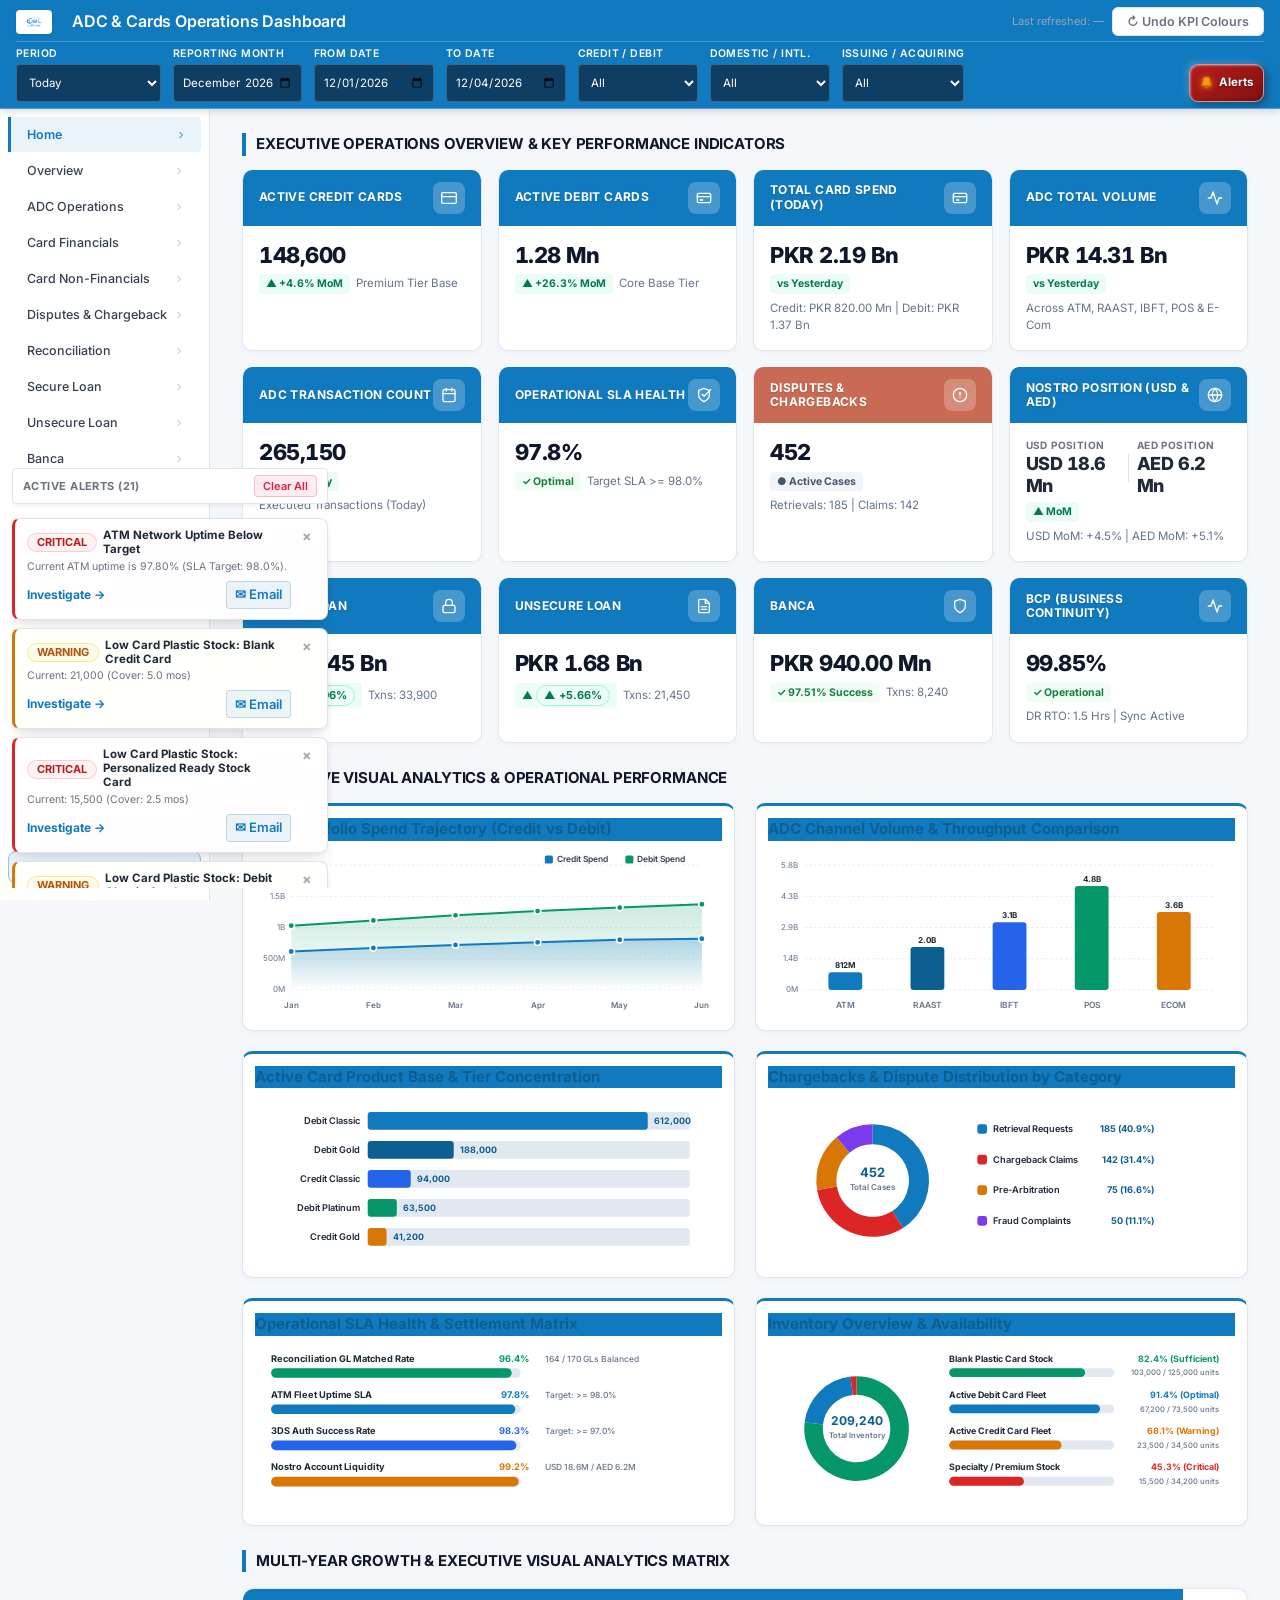
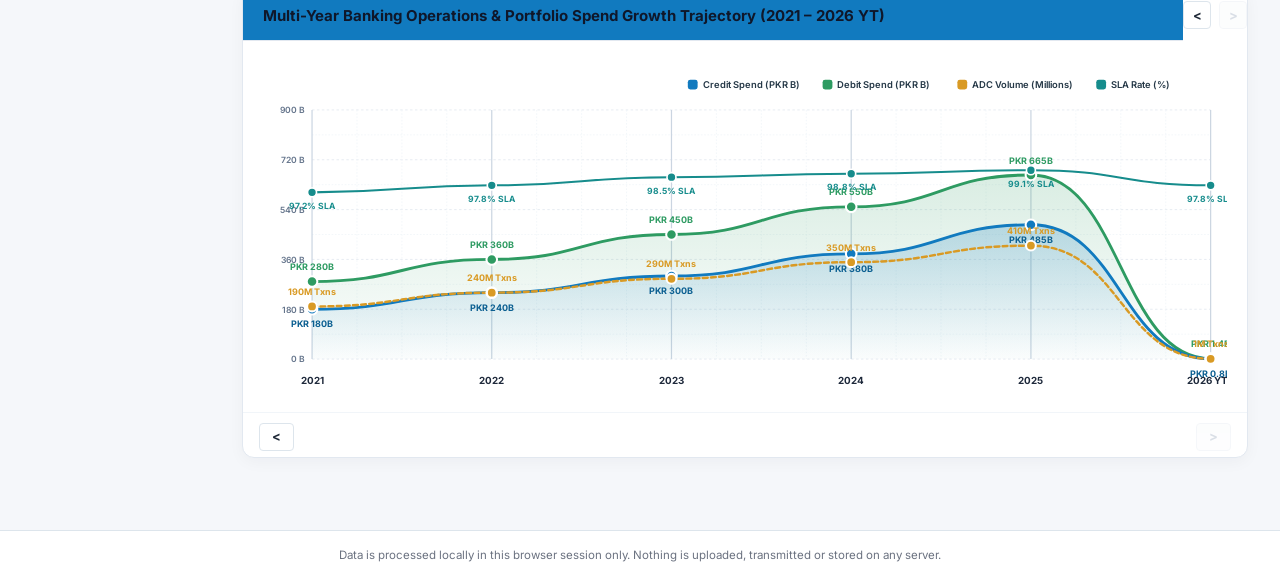
<file: index.html>
<!DOCTYPE html>
<html lang="en">
<head>
<meta charset="UTF-8">
<meta name="viewport" content="width=device-width, initial-scale=1.0">
<title>ADC &amp; Cards Operations Dashboard</title>
<link rel="preconnect" href="https://fonts.googleapis.com">
<link rel="preconnect" href="https://fonts.gstatic.com" crossorigin>
<link href="https://fonts.googleapis.com/css2?family=Inter:wght@400;500;600;700&display=swap" rel="stylesheet">
<link rel="stylesheet" href="css/style.css">
</head>
<body>

<header class="app-header">
  <div class="header-texture-overlay" aria-hidden="true">
    <svg class="header-texture-svg" viewBox="0 0 1440 120" preserveAspectRatio="none" xmlns="http://www.w3.org/2000/svg">
      <defs>
        <linearGradient id="hdrWaveGrad1" x1="0%" y1="0%" x2="100%" y2="0%">
          <stop offset="0%" stop-color="#ffffff" stop-opacity="0.04"/>
          <stop offset="30%" stop-color="#ffffff" stop-opacity="0.18"/>
          <stop offset="70%" stop-color="#d0e5f3" stop-opacity="0.22"/>
          <stop offset="100%" stop-color="#ffffff" stop-opacity="0.05"/>
        </linearGradient>
        <linearGradient id="hdrWaveGrad2" x1="0%" y1="0%" x2="100%" y2="0%">
          <stop offset="0%" stop-color="#d0e5f3" stop-opacity="0.08"/>
          <stop offset="50%" stop-color="#ffffff" stop-opacity="0.25"/>
          <stop offset="100%" stop-color="#117abf" stop-opacity="0.03"/>
        </linearGradient>
        <filter id="hdrGlow" x="-20%" y="-20%" width="140%" height="140%">
          <feGaussianBlur stdDeviation="3" result="blur"/>
          <feComposite in="SourceGraphic" in2="blur" operator="over"/>
        </filter>
      </defs>

      <g class="header-wave-group-1">
        <path d="M0,45 C280,10 520,85 800,35 C1080,-15 1280,65 1440,30" fill="none" stroke="url(#hdrWaveGrad1)" stroke-width="1.2"/>
        <path d="M0,55 C300,20 540,95 820,45 C1100,-5 1300,75 1440,40" fill="none" stroke="url(#hdrWaveGrad1)" stroke-width="1" stroke-opacity="0.7"/>
        <path d="M0,35 C260,0 500,75 780,25 C1060,-25 1260,55 1440,20" fill="none" stroke="url(#hdrWaveGrad2)" stroke-width="1.5"/>
        <path d="M0,65 C320,30 560,105 840,55 C1120,5 1320,85 1440,50" fill="none" stroke="url(#hdrWaveGrad1)" stroke-width="0.8" stroke-opacity="0.5"/>
        <path d="M0,25 C240,-10 480,65 760,15 C1040,-35 1240,45 1440,10" fill="none" stroke="url(#hdrWaveGrad2)" stroke-width="1.2" stroke-opacity="0.6"/>
      </g>

      <g class="header-wave-group-2">
        <path d="M0,70 C350,110 650,20 950,80 C1250,140 1380,25 1440,60" fill="none" stroke="url(#hdrWaveGrad2)" stroke-width="1.4"/>
        <path d="M0,80 C370,120 670,30 970,90 C1270,150 1400,35 1440,70" fill="none" stroke="url(#hdrWaveGrad1)" stroke-width="0.9" stroke-opacity="0.6"/>
        <path d="M0,60 C330,100 630,10 930,70 C1230,130 1360,15 1440,50" fill="none" stroke="url(#hdrWaveGrad2)" stroke-width="1.1" stroke-dasharray="4 2"/>
      </g>

      <g class="header-network-mesh" opacity="0.6">
        <line x1="1150" y1="90" x2="1240" y2="40" stroke="rgba(255,255,255,0.2)" stroke-width="0.8"/>
        <line x1="1240" y1="40" x2="1320" y2="85" stroke="rgba(255,255,255,0.2)" stroke-width="0.8"/>
        <line x1="1320" y1="85" x2="1400" y2="35" stroke="rgba(255,255,255,0.15)" stroke-width="0.8"/>
        <line x1="1240" y1="40" x2="1360" y2="20" stroke="rgba(255,255,255,0.15)" stroke-dasharray="2 2" stroke-width="0.8"/>
        <line x1="1150" y1="90" x2="1220" y2="105" stroke="rgba(255,255,255,0.15)" stroke-width="0.8"/>
        <line x1="1220" y1="105" x2="1320" y2="85" stroke="rgba(255,255,255,0.18)" stroke-width="0.8"/>

        <circle cx="1150" cy="90" r="2.5" fill="#ffffff" opacity="0.7"/>
        <circle cx="1240" cy="40" r="3" fill="#ffffff" opacity="0.9" filter="url(#hdrGlow)"/>
        <circle cx="1320" cy="85" r="2.5" fill="#d0e5f3" opacity="0.8"/>
        <circle cx="1400" cy="35" r="3.5" fill="#ffffff" opacity="0.9" filter="url(#hdrGlow)"/>
        <circle cx="1360" cy="20" r="2" fill="#ffffff" opacity="0.6"/>
        <circle cx="1220" cy="105" r="2" fill="#ffffff" opacity="0.5"/>
      </g>

      <g class="header-particles">
        <circle class="particle p1" cx="180" cy="30" r="3.5" fill="#ffffff" opacity="0.75" filter="url(#hdrGlow)"/>
        <circle class="particle p2" cx="420" cy="75" r="2" fill="#ffffff" opacity="0.6"/>
        <circle class="particle p3" cx="680" cy="25" r="4" fill="#d0e5f3" opacity="0.8" filter="url(#hdrGlow)"/>
        <circle class="particle p4" cx="890" cy="60" r="2.5" fill="#ffffff" opacity="0.7"/>
        <circle class="particle p5" cx="1050" cy="20" r="3" fill="#ffffff" opacity="0.85" filter="url(#hdrGlow)"/>
        <circle class="particle p6" cx="290" cy="85" r="2" fill="#ffffff" opacity="0.5"/>
        <circle class="particle p7" cx="550" cy="45" r="2.5" fill="#ffffff" opacity="0.65"/>
        <circle class="particle p8" cx="770" cy="80" r="3" fill="#ffffff" opacity="0.7"/>
      </g>
    </svg>
  </div>
  <div class="header-top">
    <div class="header-titles">
      <div class="header-title-row">
        <button id="btnMobileNavToggle" class="mobile-nav-toggle-btn" type="button" aria-label="Toggle Navigation Menu">
          <svg width="20" height="20" viewBox="0 0 24 24" fill="none" stroke="currentColor" stroke-width="2.2" stroke-linecap="round" stroke-linejoin="round"><line x1="3" y1="12" x2="21" y2="12"/><line x1="3" y1="6" x2="21" y2="6"/><line x1="3" y1="18" x2="21" y2="18"/></svg>
        </button>
        <img src="UBL_logo.png" alt="UBL Logo" class="header-logo" onerror="this.onerror=null;this.src='images/UBL_logo.png';">
        <h1>ADC &amp; Cards Operations Dashboard</h1>
      </div>
    </div>
    <div class="header-actions">
      <span id="loadedFileName" class="loaded-file"></span>
      <span id="lastRefreshed" class="last-refreshed">Last refreshed: &mdash;</span>
    
        <button id="btnUndoKpiColours" class="btn-undo-kpi" type="button" title="Revert KPI header strips to original design" aria-label="Undo KPI Colour Headers">
          &#8635; Undo KPI Colours
        </button>
      </div>
  </div>
  <div id="globalMessage" class="global-message" role="status" aria-live="polite"></div>
  <div class="header-filters" id="globalFilters">
    <label class="filter-item">
      <span>Period</span>
      <select id="filterPeriod">
        <option value="today">Today</option>
        <option value="month">Full Month</option>
        <option value="custom">Custom Date Range</option>
      </select>
    </label>
    <label class="filter-item">
      <span>Reporting Month</span>
      <input type="month" id="filterReportingMonth">
    </label>
    <label class="filter-item">
      <span>From Date</span>
      <input type="date" id="filterFromDate">
      <input type="date" id="filterReportingDate" hidden>
    </label>
    <label class="filter-item">
      <span>To Date</span>
      <input type="date" id="filterToDate">
    </label>
    <label class="filter-item">
      <span>Credit / Debit</span>
      <select id="filterCreditDebit">
        <option value="all">All</option>
        <option value="credit">Credit</option>
        <option value="debit">Debit</option>
      </select>
    </label>
    <label class="filter-item">
      <span>Domestic / Intl.</span>
      <select id="filterDomIntl">
        <option value="all">All</option>
        <option value="domestic">Domestic</option>
        <option value="international">International</option>
      </select>
    </label>
    <label class="filter-item">
      <span>Issuing / Acquiring</span>
      <select id="filterIssAcq">
        <option value="all">All</option>
        <option value="issuing">Issuing</option>
        <option value="acquiring">Acquiring</option>
      </select>
    </label>
    <div class="filter-actions">
      <button id="btnLoadExcel" class="btn btn-primary btn-compact" type="button" style="display: none !important;">
        <svg width="13" height="13" viewBox="0 0 24 24" fill="none" stroke="currentColor" stroke-width="2.2" stroke-linecap="round" stroke-linejoin="round"><path d="M21 15v4a2 2 0 0 1-2 2H5a2 2 0 0 1-2-2v-4"></path><polyline points="17 8 12 3 7 8"></polyline><line x1="12" y1="3" x2="12" y2="15"></line></svg>
        <span>Load Excel File</span>
      </button>
      <input id="fileInput" type="file" accept=".xlsx,.xls,.csv" hidden>
      <button id="btnAllAlerts" class="btn btn-primary btn-compact" type="button" title="View Alerts Inbox">
        <svg width="13" height="13" viewBox="0 0 24 24" fill="none" stroke="currentColor" stroke-width="2.2" stroke-linecap="round" stroke-linejoin="round"><path d="M18 8A6 6 0 0 0 6 8c0 7-3 9-3 9h18s-3-2-3-9"></path><path d="M13.73 21a2 2 0 0 1-3.46 0"></path></svg>
        <span>Alerts</span>
      </button>
    </div>
  </div>
</header>

<div class="app-body">
  <nav class="side-nav" id="sideNav" aria-label="Dashboard pages">
    <button class="nav-item" data-page="home" type="button">
      <span>Home</span>
      <svg class="nav-arrow" width="12" height="12" viewBox="0 0 24 24" fill="none" stroke="currentColor" stroke-width="2"><polyline points="9 18 15 12 9 6"></polyline></svg>
    </button>
    <button class="nav-item" data-page="overview" type="button">
      <span>Overview</span>
      <svg class="nav-arrow" width="12" height="12" viewBox="0 0 24 24" fill="none" stroke="currentColor" stroke-width="2"><polyline points="9 18 15 12 9 6"></polyline></svg>
    </button>
    <button class="nav-item" data-page="adc-operations" type="button">
      <span>ADC Operations</span>
      <svg class="nav-arrow" width="12" height="12" viewBox="0 0 24 24" fill="none" stroke="currentColor" stroke-width="2"><polyline points="9 18 15 12 9 6"></polyline></svg>
    </button>
    <button class="nav-item" data-page="card-financials" type="button">
      <span>Card Financials</span>
      <svg class="nav-arrow" width="12" height="12" viewBox="0 0 24 24" fill="none" stroke="currentColor" stroke-width="2"><polyline points="9 18 15 12 9 6"></polyline></svg>
    </button>
    <button class="nav-item" data-page="card-non-financials" type="button">
      <span>Card Non-Financials</span>
      <svg class="nav-arrow" width="12" height="12" viewBox="0 0 24 24" fill="none" stroke="currentColor" stroke-width="2"><polyline points="9 18 15 12 9 6"></polyline></svg>
    </button>
    <button class="nav-item" data-page="chargeback" type="button">
      <span>Disputes & Chargeback</span>
      <svg class="nav-arrow" width="12" height="12" viewBox="0 0 24 24" fill="none" stroke="currentColor" stroke-width="2"><polyline points="9 18 15 12 9 6"></polyline></svg>
    </button>
    <button class="nav-item" data-page="reconciliation" type="button">
      <span>Reconciliation</span>
      <svg class="nav-arrow" width="12" height="12" viewBox="0 0 24 24" fill="none" stroke="currentColor" stroke-width="2"><polyline points="9 18 15 12 9 6"></polyline></svg>
    </button>
    <button class="nav-item" data-page="secure-operations" type="button">
      <span>Secure Loan</span>
      <svg class="nav-arrow" width="12" height="12" viewBox="0 0 24 24" fill="none" stroke="currentColor" stroke-width="2"><polyline points="9 18 15 12 9 6"></polyline></svg>
    </button>
    <button class="nav-item" data-page="unsecured-operations" type="button">
      <span>Unsecure Loan</span>
      <svg class="nav-arrow" width="12" height="12" viewBox="0 0 24 24" fill="none" stroke="currentColor" stroke-width="2"><polyline points="9 18 15 12 9 6"></polyline></svg>
    </button>
    <button class="nav-item" data-page="banca" type="button">
      <span>Banca</span>
      <svg class="nav-arrow" width="12" height="12" viewBox="0 0 24 24" fill="none" stroke="currentColor" stroke-width="2"><polyline points="9 18 15 12 9 6"></polyline></svg>
    </button>
    <button class="nav-item" data-page="bcp" type="button">
      <span>BCP</span>
      <svg class="nav-arrow" width="12" height="12" viewBox="0 0 24 24" fill="none" stroke="currentColor" stroke-width="2"><polyline points="9 18 15 12 9 6"></polyline></svg>
    </button>
    <button type="button" id="btnRefresh" class="btn-refresh-sidebar" title="Refresh Dashboard">
      <svg width="15" height="15" viewBox="0 0 24 24" fill="none" stroke="currentColor" stroke-width="2.2" stroke-linecap="round" stroke-linejoin="round"><polyline points="23 4 23 10 17 10"></polyline><path d="M20.49 15a9 9 0 1 1-2.12-9.36L23 10"></path></svg>
      <span>Refresh</span>
    </button>
  </nav>

  <main class="page-content">

    <section id="page-home" class="page">
      <div id="home-body" class="page-body"></div>
    </section>

    <section id="page-overview" class="page">
      <div class="page-head">
        <h2>Overview</h2>
        <span class="period-label" data-period-label></span>
      </div>
      <div id="overview-body" class="page-body"></div>
    </section>

    <section id="page-adc-operations" class="page">
      <div class="page-head">
        <h2>ADC Operations</h2>
        <span class="period-label" data-period-label></span>
      </div>
      <div id="adc-operations-body" class="page-body"></div>
    </section>

    <section id="page-failure-reasons" class="page">
      <div class="page-head">
        <h2>Failure Reasons</h2>
        <span class="period-label" data-period-label></span>
      </div>
      <div id="failure-reasons-body" class="page-body"></div>
    </section>

    <section id="page-card-non-financials" class="page">
      <div class="page-head">
        <h2>Card Non-Financials</h2>
        <span class="period-label" data-period-label></span>
      </div>
      <div id="card-non-financials-body" class="page-body"></div>
    </section>

    <section id="page-card-financials" class="page">
      <div class="page-head">
        <h2>Card Financials</h2>
        <span class="period-label" data-period-label></span>
      </div>
      <div id="card-financials-body" class="page-body"></div>
    </section>

    <section id="page-chargeback" class="page">
      <div class="page-head">
        <h2>Disputes & Chargeback</h2>
        <span class="period-label" data-period-label></span>
      </div>
      <div id="chargeback-body" class="page-body"></div>
    </section>

    <section id="page-reconciliation" class="page">
      <div class="page-head">
        <h2>Reconciliation</h2>
        <span class="period-label" data-period-label></span>
      </div>
      <div id="reconciliation-body" class="page-body"></div>
    </section>

    <section id="page-secure-operations" class="page">
      <div class="page-head">
        <h2>Secure Loan</h2>
        <span class="period-label" data-period-label></span>
      </div>
      <div id="secure-operations-body" class="page-body"></div>
    </section>

    <section id="page-unsecured-operations" class="page">
      <div class="page-head">
        <h2>Unsecure Loan</h2>
        <span class="period-label" data-period-label></span>
      </div>
      <div id="unsecured-operations-body" class="page-body"></div>
    </section>

    <section id="page-banca" class="page">
      <div class="page-head">
        <h2>Banca</h2>
        <span class="period-label" data-period-label></span>
      </div>
      <div id="banca-body" class="page-body"></div>
    </section>

    <section id="page-bcp" class="page">
      <div class="page-head">
        <h2>BCP</h2>
        <span class="period-label" data-period-label></span>
      </div>
      <div id="bcp-body" class="page-body"></div>
    </section>

  </main>
</div>

<footer class="app-footer">
  Data is processed locally in this browser session only. Nothing is uploaded, transmitted or stored on any server.
</footer>

<div id="alertsInboxModal" class="modal-overlay" style="display:none;">
  <div class="modal-content alerts-inbox-modal">
    <div class="modal-header">
      <div class="modal-header-title-group">
        <span class="modal-title">System Alerts Inbox</span>
        <span id="alertsInboxBadge" class="inbox-count-badge">0 Alerts</span>
      </div>
      <button type="button" class="modal-close-btn" id="btnCloseAlertsInbox" aria-label="Close inbox">&times;</button>
    </div>
    <div class="modal-body alerts-inbox-body" id="alertsInboxList"></div>
  </div>
</div>

<script src="js/xlsx.min.js"></script>
<script src="js/dashboard.js"></script>
</body>
</html>
</file>
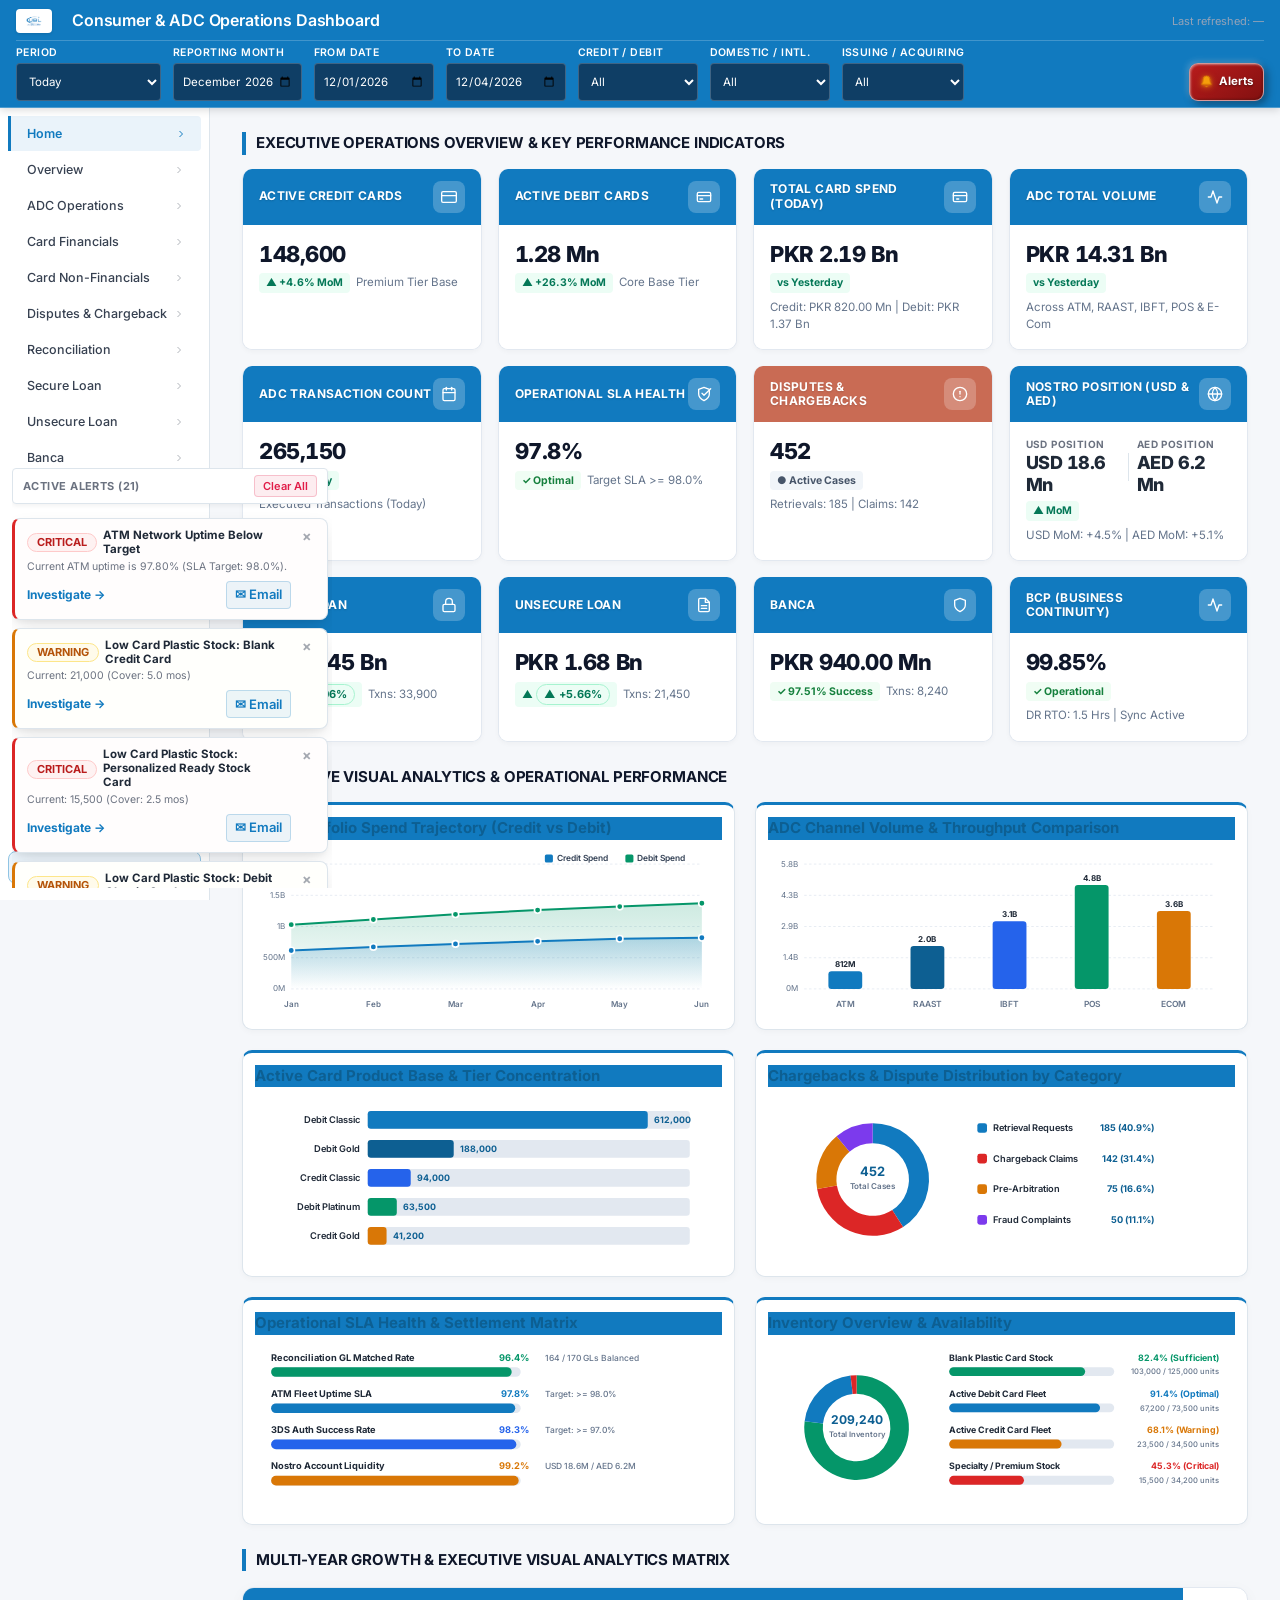
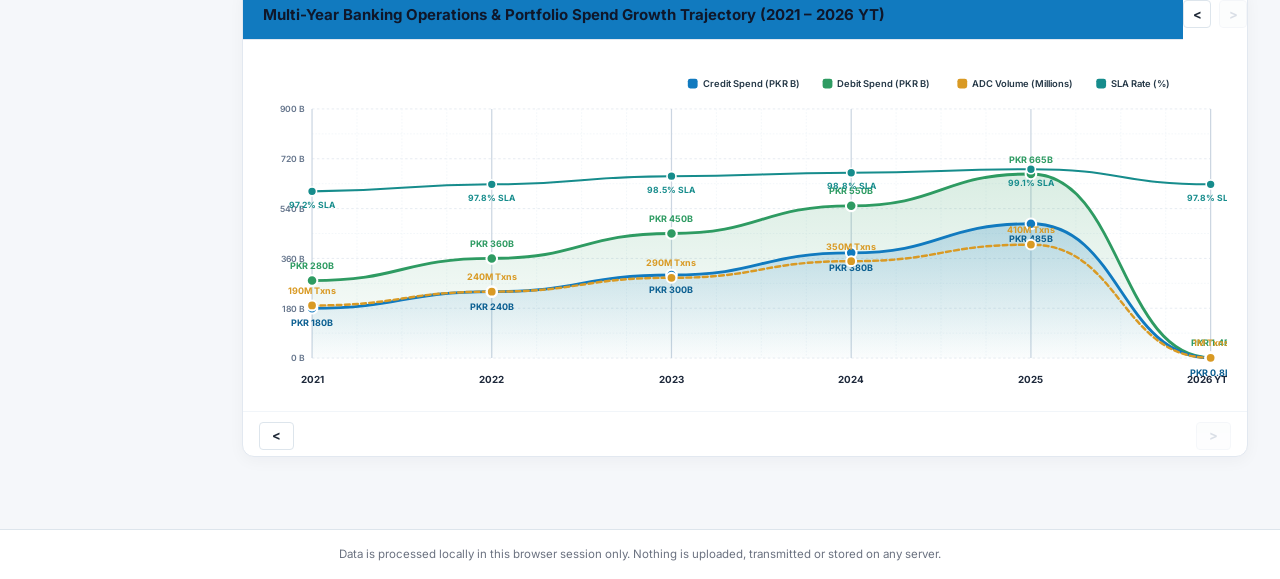
<file: Dashboard.html>
<!DOCTYPE html>
<html lang="en">
<head>
<meta charset="UTF-8">
<meta name="viewport" content="width=device-width, initial-scale=1.0">
<title>ADC &amp; Cards Operations Dashboard</title>
<link rel="preconnect" href="https://fonts.googleapis.com">
<link rel="preconnect" href="https://fonts.gstatic.com" crossorigin>
<link href="https://fonts.googleapis.com/css2?family=Inter:wght@400;500;600;700&display=swap" rel="stylesheet">
<link rel="stylesheet" href="css/style.css">
</head>
<body>

<header class="app-header">
  <div class="header-texture-overlay" aria-hidden="true">
    <svg class="header-texture-svg" viewBox="0 0 1440 120" preserveAspectRatio="none" xmlns="http://www.w3.org/2000/svg">
      <defs>
        <linearGradient id="hdrWaveGrad1" x1="0%" y1="0%" x2="100%" y2="0%">
          <stop offset="0%" stop-color="#ffffff" stop-opacity="0.04"/>
          <stop offset="30%" stop-color="#ffffff" stop-opacity="0.18"/>
          <stop offset="70%" stop-color="#d0e5f3" stop-opacity="0.22"/>
          <stop offset="100%" stop-color="#ffffff" stop-opacity="0.05"/>
        </linearGradient>
        <linearGradient id="hdrWaveGrad2" x1="0%" y1="0%" x2="100%" y2="0%">
          <stop offset="0%" stop-color="#d0e5f3" stop-opacity="0.08"/>
          <stop offset="50%" stop-color="#ffffff" stop-opacity="0.25"/>
          <stop offset="100%" stop-color="#117abf" stop-opacity="0.03"/>
        </linearGradient>
        <filter id="hdrGlow" x="-20%" y="-20%" width="140%" height="140%">
          <feGaussianBlur stdDeviation="3" result="blur"/>
          <feComposite in="SourceGraphic" in2="blur" operator="over"/>
        </filter>
      </defs>

      <g class="header-wave-group-1">
        <path d="M0,45 C280,10 520,85 800,35 C1080,-15 1280,65 1440,30" fill="none" stroke="url(#hdrWaveGrad1)" stroke-width="1.2"/>
        <path d="M0,55 C300,20 540,95 820,45 C1100,-5 1300,75 1440,40" fill="none" stroke="url(#hdrWaveGrad1)" stroke-width="1" stroke-opacity="0.7"/>
        <path d="M0,35 C260,0 500,75 780,25 C1060,-25 1260,55 1440,20" fill="none" stroke="url(#hdrWaveGrad2)" stroke-width="1.5"/>
        <path d="M0,65 C320,30 560,105 840,55 C1120,5 1320,85 1440,50" fill="none" stroke="url(#hdrWaveGrad1)" stroke-width="0.8" stroke-opacity="0.5"/>
        <path d="M0,25 C240,-10 480,65 760,15 C1040,-35 1240,45 1440,10" fill="none" stroke="url(#hdrWaveGrad2)" stroke-width="1.2" stroke-opacity="0.6"/>
      </g>

      <g class="header-wave-group-2">
        <path d="M0,70 C350,110 650,20 950,80 C1250,140 1380,25 1440,60" fill="none" stroke="url(#hdrWaveGrad2)" stroke-width="1.4"/>
        <path d="M0,80 C370,120 670,30 970,90 C1270,150 1400,35 1440,70" fill="none" stroke="url(#hdrWaveGrad1)" stroke-width="0.9" stroke-opacity="0.6"/>
        <path d="M0,60 C330,100 630,10 930,70 C1230,130 1360,15 1440,50" fill="none" stroke="url(#hdrWaveGrad2)" stroke-width="1.1" stroke-dasharray="4 2"/>
      </g>

      <g class="header-network-mesh" opacity="0.6">
        <line x1="1150" y1="90" x2="1240" y2="40" stroke="rgba(255,255,255,0.2)" stroke-width="0.8"/>
        <line x1="1240" y1="40" x2="1320" y2="85" stroke="rgba(255,255,255,0.2)" stroke-width="0.8"/>
        <line x1="1320" y1="85" x2="1400" y2="35" stroke="rgba(255,255,255,0.15)" stroke-width="0.8"/>
        <line x1="1240" y1="40" x2="1360" y2="20" stroke="rgba(255,255,255,0.15)" stroke-dasharray="2 2" stroke-width="0.8"/>
        <line x1="1150" y1="90" x2="1220" y2="105" stroke="rgba(255,255,255,0.15)" stroke-width="0.8"/>
        <line x1="1220" y1="105" x2="1320" y2="85" stroke="rgba(255,255,255,0.18)" stroke-width="0.8"/>

        <circle cx="1150" cy="90" r="2.5" fill="#ffffff" opacity="0.7"/>
        <circle cx="1240" cy="40" r="3" fill="#ffffff" opacity="0.9" filter="url(#hdrGlow)"/>
        <circle cx="1320" cy="85" r="2.5" fill="#d0e5f3" opacity="0.8"/>
        <circle cx="1400" cy="35" r="3.5" fill="#ffffff" opacity="0.9" filter="url(#hdrGlow)"/>
        <circle cx="1360" cy="20" r="2" fill="#ffffff" opacity="0.6"/>
        <circle cx="1220" cy="105" r="2" fill="#ffffff" opacity="0.5"/>
      </g>

      <g class="header-particles">
        <circle class="particle p1" cx="180" cy="30" r="3.5" fill="#ffffff" opacity="0.75" filter="url(#hdrGlow)"/>
        <circle class="particle p2" cx="420" cy="75" r="2" fill="#ffffff" opacity="0.6"/>
        <circle class="particle p3" cx="680" cy="25" r="4" fill="#d0e5f3" opacity="0.8" filter="url(#hdrGlow)"/>
        <circle class="particle p4" cx="890" cy="60" r="2.5" fill="#ffffff" opacity="0.7"/>
        <circle class="particle p5" cx="1050" cy="20" r="3" fill="#ffffff" opacity="0.85" filter="url(#hdrGlow)"/>
        <circle class="particle p6" cx="290" cy="85" r="2" fill="#ffffff" opacity="0.5"/>
        <circle class="particle p7" cx="550" cy="45" r="2.5" fill="#ffffff" opacity="0.65"/>
        <circle class="particle p8" cx="770" cy="80" r="3" fill="#ffffff" opacity="0.7"/>
      </g>
    </svg>
  </div>
  <div class="header-top">
    <div class="header-titles">
      <div class="header-title-row">
        <button id="btnMobileNavToggle" class="mobile-nav-toggle-btn" type="button" aria-label="Toggle Navigation Menu">
          <svg width="20" height="20" viewBox="0 0 24 24" fill="none" stroke="currentColor" stroke-width="2.2" stroke-linecap="round" stroke-linejoin="round"><line x1="3" y1="12" x2="21" y2="12"/><line x1="3" y1="6" x2="21" y2="6"/><line x1="3" y1="18" x2="21" y2="18"/></svg>
        </button>
        <img src="UBL_logo.png" alt="UBL Logo" class="header-logo" onerror="this.onerror=null;this.src='images/UBL_logo.png';">
        <h1>Consumer &amp; ADC Operations Dashboard</h1>
      </div>
    </div>
    <div class="header-actions">
      <span id="loadedFileName" class="loaded-file"></span>
      <span id="lastRefreshed" class="last-refreshed">Last refreshed: &mdash;</span>
    </div>
  </div>
  <div id="globalMessage" class="global-message" role="status" aria-live="polite"></div>
  <div class="header-filters" id="globalFilters">
    <label class="filter-item">
      <span>Period</span>
      <select id="filterPeriod">
        <option value="today">Today</option>
        <option value="month">Full Month</option>
        <option value="custom">Custom Date Range</option>
      </select>
    </label>
    <label class="filter-item">
      <span>Reporting Month</span>
      <input type="month" id="filterReportingMonth">
    </label>
    <label class="filter-item">
      <span>From Date</span>
      <input type="date" id="filterFromDate">
      <input type="date" id="filterReportingDate" hidden>
    </label>
    <label class="filter-item">
      <span>To Date</span>
      <input type="date" id="filterToDate">
    </label>
    <label class="filter-item">
      <span>Credit / Debit</span>
      <select id="filterCreditDebit">
        <option value="all">All</option>
        <option value="credit">Credit</option>
        <option value="debit">Debit</option>
      </select>
    </label>
    <label class="filter-item">
      <span>Domestic / Intl.</span>
      <select id="filterDomIntl">
        <option value="all">All</option>
        <option value="domestic">Domestic</option>
        <option value="international">International</option>
      </select>
    </label>
    <label class="filter-item">
      <span>Issuing / Acquiring</span>
      <select id="filterIssAcq">
        <option value="all">All</option>
        <option value="issuing">Issuing</option>
        <option value="acquiring">Acquiring</option>
      </select>
    </label>
    <div class="filter-actions">
      <button id="btnLoadExcel" class="btn btn-primary btn-compact" type="button">
        <svg width="13" height="13" viewBox="0 0 24 24" fill="none" stroke="currentColor" stroke-width="2.2" stroke-linecap="round" stroke-linejoin="round"><path d="M21 15v4a2 2 0 0 1-2 2H5a2 2 0 0 1-2-2v-4"></path><polyline points="17 8 12 3 7 8"></polyline><line x1="12" y1="3" x2="12" y2="15"></line></svg>
        <span>Load Excel File</span>
      </button>
      <input id="fileInput" type="file" accept=".xlsx,.xls,.csv" hidden>
      <button id="btnAllAlerts" class="btn btn-secondary btn-compact" type="button" title="View Alerts Inbox">
        <svg width="13" height="13" viewBox="0 0 24 24" fill="none" stroke="currentColor" stroke-width="2.2" stroke-linecap="round" stroke-linejoin="round"><path d="M18 8A6 6 0 0 0 6 8c0 7-3 9-3 9h18s-3-2-3-9"></path><path d="M13.73 21a2 2 0 0 1-3.46 0"></path></svg>
        <span>Alerts</span>
      </button>
    </div>
  </div>
</header>

<div class="app-body">
  <nav class="side-nav" id="sideNav" aria-label="Dashboard pages">
    <button class="nav-item" data-page="home" type="button">
      <span>Home</span>
      <svg class="nav-arrow" width="12" height="12" viewBox="0 0 24 24" fill="none" stroke="currentColor" stroke-width="2"><polyline points="9 18 15 12 9 6"></polyline></svg>
    </button>
    <button class="nav-item" data-page="overview" type="button">
      <span>Overview</span>
      <svg class="nav-arrow" width="12" height="12" viewBox="0 0 24 24" fill="none" stroke="currentColor" stroke-width="2"><polyline points="9 18 15 12 9 6"></polyline></svg>
    </button>
    <button class="nav-item" data-page="adc-operations" type="button">
      <span>ADC Operations</span>
      <svg class="nav-arrow" width="12" height="12" viewBox="0 0 24 24" fill="none" stroke="currentColor" stroke-width="2"><polyline points="9 18 15 12 9 6"></polyline></svg>
    </button>
    <button class="nav-item" data-page="card-financials" type="button">
      <span>Card Financials</span>
      <svg class="nav-arrow" width="12" height="12" viewBox="0 0 24 24" fill="none" stroke="currentColor" stroke-width="2"><polyline points="9 18 15 12 9 6"></polyline></svg>
    </button>
    <button class="nav-item" data-page="card-non-financials" type="button">
      <span>Card Non-Financials</span>
      <svg class="nav-arrow" width="12" height="12" viewBox="0 0 24 24" fill="none" stroke="currentColor" stroke-width="2"><polyline points="9 18 15 12 9 6"></polyline></svg>
    </button>
    <button class="nav-item" data-page="chargeback" type="button">
      <span>Disputes & Chargeback</span>
      <svg class="nav-arrow" width="12" height="12" viewBox="0 0 24 24" fill="none" stroke="currentColor" stroke-width="2"><polyline points="9 18 15 12 9 6"></polyline></svg>
    </button>
    <button class="nav-item" data-page="reconciliation" type="button">
      <span>Reconciliation</span>
      <svg class="nav-arrow" width="12" height="12" viewBox="0 0 24 24" fill="none" stroke="currentColor" stroke-width="2"><polyline points="9 18 15 12 9 6"></polyline></svg>
    </button>
    <button class="nav-item" data-page="secure-operations" type="button">
      <span>Secure  Loan</span>
      <svg class="nav-arrow" width="12" height="12" viewBox="0 0 24 24" fill="none" stroke="currentColor" stroke-width="2"><polyline points="9 18 15 12 9 6"></polyline></svg>
    </button>
    <button class="nav-item" data-page="unsecured-operations" type="button">
      <span>Unsecure Loan</span>
      <svg class="nav-arrow" width="12" height="12" viewBox="0 0 24 24" fill="none" stroke="currentColor" stroke-width="2"><polyline points="9 18 15 12 9 6"></polyline></svg>
    </button>
    <button class="nav-item" data-page="banca" type="button">
      <span>Banca</span>
      <svg class="nav-arrow" width="12" height="12" viewBox="0 0 24 24" fill="none" stroke="currentColor" stroke-width="2"><polyline points="9 18 15 12 9 6"></polyline></svg>
    </button>
    <button class="nav-item" data-page="bcp" type="button">
      <span>BCP</span>
      <svg class="nav-arrow" width="12" height="12" viewBox="0 0 24 24" fill="none" stroke="currentColor" stroke-width="2"><polyline points="9 18 15 12 9 6"></polyline></svg>
    </button>
    <button type="button" id="btnRefresh" class="btn-refresh-sidebar" title="Refresh Dashboard">
      <svg width="15" height="15" viewBox="0 0 24 24" fill="none" stroke="currentColor" stroke-width="2.2" stroke-linecap="round" stroke-linejoin="round"><polyline points="23 4 23 10 17 10"></polyline><path d="M20.49 15a9 9 0 1 1-2.12-9.36L23 10"></path></svg>
      <span>Refresh</span>
    </button>
  </nav>

  <main class="page-content">

    <section id="page-home" class="page">
      <div id="home-body" class="page-body"></div>
    </section>

    <section id="page-overview" class="page">
      <div class="page-head">
        <h2>Overview</h2>
        <span class="period-label" data-period-label></span>
      </div>
      <div id="overview-body" class="page-body"></div>
    </section>

    <section id="page-adc-operations" class="page">
      <div class="page-head">
        <h2>ADC Operations</h2>
        <span class="period-label" data-period-label></span>
      </div>
      <div id="adc-operations-body" class="page-body"></div>
    </section>

    <section id="page-failure-reasons" class="page">
      <div class="page-head">
        <h2>Failure Reasons</h2>
        <span class="period-label" data-period-label></span>
      </div>
      <div id="failure-reasons-body" class="page-body"></div>
    </section>

    <section id="page-card-non-financials" class="page">
      <div class="page-head">
        <h2>Card Non-Financials</h2>
        <span class="period-label" data-period-label></span>
      </div>
      <div id="card-non-financials-body" class="page-body"></div>
    </section>

    <section id="page-card-financials" class="page">
      <div class="page-head">
        <h2>Card Financials</h2>
        <span class="period-label" data-period-label></span>
      </div>
      <div id="card-financials-body" class="page-body"></div>
    </section>

    <section id="page-chargeback" class="page">
      <div class="page-head">
        <h2>Disputes & Chargeback</h2>
        <span class="period-label" data-period-label></span>
      </div>
      <div id="chargeback-body" class="page-body"></div>
    </section>

    <section id="page-reconciliation" class="page">
      <div class="page-head">
        <h2>Reconciliation</h2>
        <span class="period-label" data-period-label></span>
      </div>
      <div id="reconciliation-body" class="page-body"></div>
    </section>

    <section id="page-secure-operations" class="page">
      <div class="page-head">
        <h2>Secure Loan</h2>
        <span class="period-label" data-period-label></span>
      </div>
      <div id="secure-operations-body" class="page-body"></div>
    </section>

    <section id="page-unsecured-operations" class="page">
      <div class="page-head">
        <h2>Unsecure Loan</h2>
        <span class="period-label" data-period-label></span>
      </div>
      <div id="unsecured-operations-body" class="page-body"></div>
    </section>

    <section id="page-banca" class="page">
      <div class="page-head">
        <h2>Banca</h2>
        <span class="period-label" data-period-label></span>
      </div>
      <div id="banca-body" class="page-body"></div>
    </section>

    <section id="page-bcp" class="page">
      <div class="page-head">
        <h2>BCP</h2>
        <span class="period-label" data-period-label></span>
      </div>
      <div id="bcp-body" class="page-body"></div>
    </section>

  </main>
</div>

<footer class="app-footer">
  Data is processed locally in this browser session only. Nothing is uploaded, transmitted or stored on any server.
</footer>

<div id="alertsInboxModal" class="modal-overlay" style="display:none;">
  <div class="modal-content alerts-inbox-modal">
    <div class="modal-header">
      <div class="modal-header-title-group">
        <span class="modal-title">System Alerts Inbox</span>
        <span id="alertsInboxBadge" class="inbox-count-badge">0 Alerts</span>
      </div>
      <button type="button" class="modal-close-btn" id="btnCloseAlertsInbox" aria-label="Close inbox">&times;</button>
    </div>
    <div class="modal-body alerts-inbox-body" id="alertsInboxList"></div>
  </div>
</div>

<script src="js/xlsx.min.js"></script>
<script src="js/dashboard.js"></script>
</body>
</html>
</file>
<file: css/style.css>
/* ===== ADC & Cards Operations Dashboard — Corporate #117ABF Stylesheet ===== */

:root {
  /* 8px Base Grid System Spacing Tokens */
  --space-0-5: 4px;
  --space-1: 8px;
  --space-1-5: 12px;
  --space-2: 16px;
  --space-2-5: 20px;
  --space-3: 24px;
  --space-4: 32px;
  --space-5: 40px;
  --space-6: 48px;

  /* Core Brand Color — Strict #117ABF Standard */
  --brand: #117ABF;          /* Primary Core Brand Blue (#117ABF) */
  --brand-dark: #0D5F92;     /* Darker Brand Blue */
  --brand-light: #EAF3FA;    /* Light Brand Blue Tint */
  --brand-border: #90C4E4;   /* Brand Border */
  
  --header-bg-start: #117ABF; /* Core Brand Header Start */
  --header-bg-end: #0D5F92;   /* Core Brand Header End */
  --header-height: 80px;      /* Dynamic Header Height Reserved Offset */
  
  --white: #FFFFFF;
  --bg: #F5F7FA;              /* Background */
  --card-bg: #FFFFFF;
  --border: #DDE5EC;          /* Divider Border */
  --border-hover: #B8D4EA;
  
  --text-main: #1F2937;       /* Main Text */
  --text-body: #374151;       /* Body Text */
  --text-secondary: #6B7280;  /* Secondary Text */
  --text-muted: #9CA3AF;
  
  /* Status Colors */
  --positive: #0D5F92;
  --positive-bg: #ECFDF5;
  --positive-border: #A7F3D0;
  
  --warning: #D97706;
  --warning-bg: #FFFBEB;
  --warning-border: #FDE68A;
  
  --critical: #DC2626;
  --critical-bg: #FEF2F2;
  --critical-border: #FECACA;

  /* Radius & Elevation */
  --radius-sm: 4px;
  --radius-md: 8px;
  --radius-lg: 12px;
  --radius-pill: 9999px;
  
  --shadow-sm: 0 1px 3px 0 rgba(17, 122, 191, 0.06), 0 1px 2px -1px rgba(0, 0, 0, 0.03);
  --shadow-md: 0 4px 6px -1px rgba(17, 122, 191, 0.1), 0 2px 4px -2px rgba(0, 0, 0, 0.05);
  --shadow-lg: 0 10px 15px -3px rgba(17, 122, 191, 0.12), 0 4px 6px -4px rgba(0, 0, 0, 0.05);

  /* Controlled Enterprise Color System */
  --c-blue: #117ABF;
  --c-blue-dark: #0D5F92;
  --c-blue-bg: #EAF3FA;
  --c-blue-border: #90C4E4;

  --c-teal: #0D9488;
  --c-teal-dark: #0F766E;
  --c-teal-bg: #F0FDFA;
  --c-teal-border: #99F6E4;

  --c-green: #059669;
  --c-green-dark: #047857;
  --c-green-bg: #ECFDF5;
  --c-green-border: #A7F3D0;

  --c-amber: #D97706;
  --c-amber-dark: #B45309;
  --c-amber-bg: #FFFBEB;
  --c-amber-border: #FDE68A;

  --c-red: #DC2626;
  --c-red-dark: #B91C1C;
  --c-red-bg: #FEF2F2;
  --c-red-border: #FECACA;

  --c-purple: #7C3AED;
  --c-purple-dark: #6D28D9;
  --c-purple-bg: #FAF5FF;
  --c-purple-border: #DDD6FE;

  /* Overview Palette Extensions */
  --ov-text-dark:   #0D5F92;
  --ov-blue-mid:    #117ABF;
  --ov-blue-light:  #D0E5F3;
  --ov-blue-xlight: #F0F7FC;
  --ov-text-body:   #253746;
  --ov-text-2nd:    #6B7C89;
  --ov-positive:    #059669;
  --ov-amber:       #D97706;
  --ov-red:         #DC2626;
}

* {
  box-sizing: border-box;
}

html, body {
  margin: 0;
  padding: 0;
  width: 100%;
  max-width: 100%;
  background: var(--bg);
  color: var(--text-main);
  font-family: "Inter", "Segoe UI", -apple-system, BlinkMacSystemFont, Roboto, sans-serif;
  font-size: 13.5px;
  line-height: 1.5;
  -webkit-font-smoothing: antialiased;
}

.app-header, .app-body, .page-content, .page, .page-body {
  width: 100%;
  max-width: 100%;
  min-width: 0;
  box-sizing: border-box;
}

button, input, select {
  font-family: inherit;
  font-size: 13px;
}

.header-logo {
  height: 52px;
  width: auto;
  object-fit: contain;
  margin-right: var(--space-1-5);
  display: inline-block;
  vertical-align: middle;
  background: var(--white);
  padding: 4px 10px;
  border-radius: var(--radius-sm);
  box-shadow: 0 1px 3px rgba(0, 0, 0, 0.12);
}

/* ---------- Keyframes ---------- */
@keyframes fadeIn {
  from { opacity: 0; transform: translateY(4px); }
  to { opacity: 1; transform: translateY(0); }
}

@keyframes pulseGlow {
  0% { box-shadow: 0 0 0 0 rgba(37, 99, 235, 0.4); }
  70% { box-shadow: 0 0 0 6px rgba(37, 99, 235, 0); }
  100% { box-shadow: 0 0 0 0 rgba(37, 99, 235, 0); }
}

/* ---------- App Header ---------- */
.app-header {
  position: fixed;
  top: 0;
  left: 0;
  right: 0;
  width: 100%;
  z-index: 1000;
  background: #117ABF !important;
  color: var(--white);
  padding: 6px 16px 6px 16px;
  border-bottom: 1px solid rgba(255, 255, 255, 0.25);
  box-shadow: 0 2px 8px rgba(0, 0, 0, 0.15);
  box-sizing: border-box;
  overflow: hidden;
}

/* Digital Network Vector Texture Overlay */
.header-texture-overlay {
  display: none !important;
}

.header-texture-svg {
  width: 100%;
  height: 100%;
  display: block;
}

/* Ensure text & inputs remain floating crystal-clear over texture */
.header-top,
.header-filters,
.global-message {
  position: relative;
  z-index: 2;
}

/* Completely Static Vector Background Texture (No Movement / No Animations) */
.header-wave-group-1,
.header-wave-group-2,
.header-particles .particle {
  animation: none !important;
  transform: none !important;
}

.header-top {
  display: flex;
  flex-wrap: wrap;
  align-items: center;
  justify-content: space-between;
  gap: var(--space-1);
  padding: 1px 0;
  min-height: 30px;
}

.header-titles {
  display: flex;
  flex-direction: column;
  gap: 0;
}

.header-title-row {
  display: flex;
  align-items: center;
  gap: var(--space-1);
}

.header-logo {
  height: 24px;
  max-height: 26px;
  width: auto;
  object-fit: contain;
  flex-shrink: 0;
}

.header-icon {
  color: #60A5FA;
  flex-shrink: 0;
}

.header-titles h1 {
  font-size: 16px;
  margin: 0;
  font-weight: 600;
  line-height: 1.2;
  letter-spacing: -0.01em;
  color: var(--white);
}

.confidential-tag {
  font-size: 10px;
  letter-spacing: 0.06em;
  text-transform: uppercase;
  color: #94A3B8;
  font-weight: 600;
}

.header-actions {
  display: flex;
  align-items: center;
  gap: var(--space-1);
  flex-wrap: wrap;
  font-size: 11px;
}

.data-status {
  padding: 4px 10px;
  border-radius: var(--radius-pill);
  font-size: 11px;
  font-weight: 600;
  border: 1px solid rgba(255, 255, 255, 0.2);
  background: rgba(255, 255, 255, 0.08);
  backdrop-filter: blur(4px);
  display: inline-flex;
  align-items: center;
  gap: 6px;
}

.data-status::before {
  content: "";
  display: inline-block;
  width: 6px;
  height: 6px;
  border-radius: 50%;
  background: currentColor;
}

.data-status.loaded {
  background: #DCFCE7;
  color: #15803D;
  border-color: #86EFAC;
}

.data-status.illustrative {
  background: #FEF3C7;
  color: #B45309;
  border-color: #FDE68A;
}

.loaded-file, .last-refreshed {
  color: #94A3B8;
  white-space: nowrap;
  font-size: 11px;
}

.btn {
  display: inline-flex;
  align-items: center;
  gap: 5px;
  border: 1px solid rgba(255, 255, 255, 0.2);
  background: rgba(255, 255, 255, 0.08);
  color: var(--white);
  padding: 5px 10px;
  border-radius: var(--radius-md);
  font-size: 11.5px;
  font-weight: 500;
  cursor: pointer;
  transition: all 0.15s ease;
}

.btn-compact {
  padding: 4px 10px;
  font-size: 11.5px;
  height: 28px;
  line-height: 1;
  white-space: nowrap;
  border-radius: var(--radius-sm);
}

.btn svg { flex-shrink: 0; }

.btn:hover {
  background: rgba(255, 255, 255, 0.16);
  border-color: rgba(255, 255, 255, 0.35);
  transform: translateY(-1px);
}

.btn:active {
  transform: translateY(0);
}

.btn:focus-visible {
  outline: 2px solid #60A5FA;
  outline-offset: 2px;
}

.btn-primary {
  background: var(--white);
  color: var(--brand-dark);
  border-color: var(--white);
  font-weight: 600;
  box-shadow: 0 1px 2px rgba(0, 0, 0, 0.1);
}

.btn-primary:hover {
  background: #F1F5F9;
  color: var(--brand-dark);
  box-shadow: 0 4px 6px rgba(0, 0, 0, 0.12);
}

.btn-secondary {
  border-color: rgba(255, 255, 255, 0.3);
}

.btn-ghost {
  border-color: rgba(255, 255, 255, 0.15);
  color: #CBD5E1;
  font-size: 12px;
}
.btn-ghost:hover { color: var(--white); }

.global-message {
  margin-top: 1px;
  font-size: 11px;
  min-height: 0;
  transition: all 0.2s ease;
}
.global-message.info { color: #93C5FD; }
.global-message.error { color: #FCA5A5; font-weight: 600; }
.global-message.success { color: #86EFAC; font-weight: 600; }

.header-filters {
  position: static;
  background: transparent;
  display: flex;
  flex-wrap: wrap;
  gap: var(--space-1-5);
  margin-top: 4px;
  padding: 4px 0 0 0;
  border-top: 1px solid rgba(255, 255, 255, 0.2);
  border-bottom: none;
  box-shadow: none;
  align-items: flex-end;
}

.filter-actions {
  display: flex;
  align-items: center;
  gap: 8px;
  margin-left: auto;
}

.filter-item {
  display: flex;
  flex-direction: column;
  font-size: 10.5px;
  font-weight: 600;
  text-transform: uppercase;
  letter-spacing: 0.04em;
  color: #FFFFFF;
  gap: 2px;
}

.filter-item select, .filter-item input {
  padding: 4px 8px;
  height: 28px;
  border-radius: var(--radius-sm);
  border: 1px solid rgba(255, 255, 255, 0.2);
  background: rgba(15, 23, 42, 0.6);
  color: var(--white);
  min-width: 120px;
  font-size: 11.5px;
  transition: border-color 0.15s ease, background 0.15s ease, box-shadow 0.15s ease;
}

.filter-item select option {
  background: #1E293B;
  color: var(--white);
}

.filter-item select:focus, .filter-item input:focus {
  border-color: #60A5FA;
  background: rgba(15, 23, 42, 0.9);
  outline: none;
  box-shadow: 0 0 0 2px rgba(96, 165, 250, 0.3);
}

.filter-item select:hover, .filter-item input:hover {
  border-color: rgba(255, 255, 255, 0.35);
}

/* ---------- App Layout ---------- */
.app-body {
  display: flex;
  align-items: flex-start;
  margin-top: var(--header-height);
  min-height: calc(100vh - var(--header-height));
  position: relative;
}

.side-nav {
  width: 210px;
  flex-shrink: 0;
  background: var(--card-bg);
  border-right: 1px solid var(--border);
  display: flex;
  flex-direction: column;
  padding: var(--space-1) 0;
  position: fixed;
  top: var(--header-height);
  left: 0;
  bottom: 0;
  height: calc(100vh - var(--header-height));
  gap: 1px;
  overflow-y: auto;
  overflow-x: hidden;
  z-index: 900;
  box-sizing: border-box;
}

.page-content {
  flex: 1;
  margin-left: 210px;
  padding: 16px 24px 32px 24px;
  min-width: 0;
  box-sizing: border-box;
}

.home-kpi-grid {
  display: grid;
  grid-template-columns: repeat(4, 1fr);
  gap: 16px;
  margin-bottom: 24px;
}

@media (max-width: 1280px) {
  .home-kpi-grid {
    grid-template-columns: repeat(2, 1fr);
  }
}

@media (max-width: 640px) {
  .home-kpi-grid {
    grid-template-columns: 1fr;
  }
}

.home-kpi-card {
  background: #FFFFFF;
  border: 1px solid #E2E8F0;
  border-radius: 10px;
  padding: 16px 18px;
  box-shadow: 0 2px 8px rgba(15, 23, 42, 0.04), 0 1px 2px rgba(15, 23, 42, 0.02);
  transition: transform 0.2s cubic-bezier(0.4, 0, 0.2, 1), box-shadow 0.2s cubic-bezier(0.4, 0, 0.2, 1), border-color 0.2s ease;
  display: flex;
  flex-direction: column;
  justify-content: space-between;
  height: 100%;
  min-height: 120px;
  box-sizing: border-box;
  position: relative;
  overflow: hidden;
}

.home-kpi-card::before {
  content: "";
  position: absolute;
  top: 0;
  left: 0;
  right: 0;
  height: 3.5px;
}

.home-kpi-card.accent-blue::before { background: linear-gradient(90deg, #2563EB, #3B82F6); }
.home-kpi-card.accent-teal::before { background: linear-gradient(90deg, #0D9488, #14B8A6); }
.home-kpi-card.accent-green::before { background: linear-gradient(90deg, #059669, #10B981); }
.home-kpi-card.accent-indigo::before { background: linear-gradient(90deg, #4F46E5, #6366F1); }
.home-kpi-card.accent-purple::before { background: linear-gradient(90deg, #7C3AED, #8B5CF6); }
.home-kpi-card.accent-emerald::before { background: linear-gradient(90deg, #059669, #34D399); }
.home-kpi-card.accent-rose::before { background: linear-gradient(90deg, #E11D48, #F43F5E); }
.home-kpi-card.accent-amber::before { background: linear-gradient(90deg, #D97706, #F59E0B); }

.home-kpi-card:hover {
  transform: translateY(-3px);
  box-shadow: 0 10px 20px rgba(15, 23, 42, 0.08), 0 3px 6px rgba(15, 23, 42, 0.04);
  border-color: #CBD5E1;
}

.home-kpi-head {
  display: flex;
  align-items: center;
  justify-content: space-between;
  margin-bottom: 10px;
}

.home-kpi-title {
  font-size: 11px;
  font-weight: 700;
  text-transform: uppercase;
  letter-spacing: 0.05em;
  color: #64748B;
  line-height: 1.2;
}

.home-kpi-icon {
  width: 30px;
  height: 30px;
  border-radius: 8px;
  display: flex;
  align-items: center;
  justify-content: center;
  flex-shrink: 0;
}

.accent-blue .home-kpi-icon { background: rgba(37, 99, 235, 0.08); color: #2563EB; }
.accent-teal .home-kpi-icon { background: rgba(13, 148, 136, 0.08); color: #0D9488; }
.accent-green .home-kpi-icon { background: rgba(5, 150, 105, 0.08); color: #059669; }
.accent-indigo .home-kpi-icon { background: rgba(79, 70, 229, 0.08); color: #4F46E5; }
.accent-purple .home-kpi-icon { background: rgba(124, 58, 237, 0.08); color: #7C3AED; }
.accent-emerald .home-kpi-icon { background: rgba(5, 150, 105, 0.08); color: #059669; }
.accent-rose .home-kpi-icon { background: rgba(225, 29, 72, 0.08); color: #E11D48; }
.accent-amber .home-kpi-icon { background: rgba(217, 119, 6, 0.08); color: #D97706; }

.home-kpi-val {
  font-size: 23px;
  font-weight: 700;
  color: #0F172A;
  font-variant-numeric: tabular-nums;
  line-height: 1.25;
  letter-spacing: -0.02em;
  margin-bottom: 8px;
}

.home-kpi-sub {
  font-size: 11.5px;
  color: #64748B;
  display: flex;
  align-items: center;
  gap: 6px;
  flex-wrap: wrap;
}

.kpi-badge {
  display: inline-flex;
  align-items: center;
  gap: 3px;
  padding: 2px 7px;
  border-radius: 9999px;
  font-size: 10.5px;
  font-weight: 700;
  white-space: nowrap;
}

.kpi-badge.up { background: #ECFDF5; color: #047857; }
.kpi-badge.down { background: #FEF2F2; color: #B91C1C; }
.kpi-badge.ok { background: #EFF6FF; color: #1D4ED8; }
.kpi-badge.neutral { background: #F1F5F9; color: #475569; }

.ov-chart-card.full-width {
  grid-column: 1 / -1;
  width: 100% !important;
  max-width: 100% !important;
  margin-top: 16px;
  margin-bottom: 32px;
  padding: 0;
  box-sizing: border-box;
  background: #FFFFFF;
  border: 1px solid #E2E8F0;
  border-radius: 12px;
  box-shadow: 0 4px 16px rgba(15, 23, 42, 0.04);
  overflow: hidden;
  clear: both;
  display: block !important;
}

.ov-chart-card.full-width .ov-chart-title {
  padding: 16px 20px 12px 20px;
  font-size: 15px;
  font-weight: 700;
  color: #0F172A;
  background: #F8FAFC;
  border-bottom: 1px solid #E2E8F0;
  margin: 0;
  box-sizing: border-box;
  width: 100% !important;
}

.ov-chart-card.full-width .ov-chart-body {
  padding: 16px 20px;
  width: 100% !important;
  max-width: 100% !important;
  box-sizing: border-box;
  overflow: hidden;
  display: block !important;
  flex: none !important;
}

.ov-chart-card.full-width .ov-chart-body svg {
  width: 100% !important;
  height: auto !important;
  max-width: 100% !important;
  min-width: 100% !important;
  display: block !important;
}

.yearly-matrix-table-wrap {
  margin-top: 16px;
  overflow-x: auto;
  border: 1px solid #E2E8F0;
  border-radius: 8px;
  background: #FFFFFF;
}

.yearly-matrix-table {
  width: 100%;
  border-collapse: collapse;
  font-size: 11.5px;
}

.yearly-matrix-table th {
  background: #F1F5F9 !important;
  color: #0F172A !important;
  font-weight: 700;
  text-align: left;
  padding: 10px 14px;
  border-bottom: 2px solid #E2E8F0;
  white-space: nowrap;
}

.yearly-matrix-table td {
  padding: 10px 14px;
  border-bottom: 1px solid #E2E8F0;
  color: #1E293B;
  font-weight: 500;
  white-space: nowrap;
}

.yearly-matrix-table tr:nth-child(even) {
  background: #F8FAFC;
}

.yearly-matrix-table tr.total-row {
  background: #EFF6FF;
  font-weight: 700;
}

.yearly-matrix-table tr.total-row td {
  color: #1E40AF;
  border-top: 2px solid #BFDBFE;
}

.btn-alerts-sidebar {
  margin-top: auto;
  margin-bottom: 8px;
  margin-left: 8px;
  margin-right: 8px;
  display: flex;
  align-items: center;
  justify-content: center;
  gap: 6px;
  padding: 7px 12px;
  background: rgba(239, 68, 68, 0.08);
  color: #DC2626;
  border: 1px solid rgba(239, 68, 68, 0.2);
  border-radius: var(--radius-md);
  font-size: 12px;
  font-weight: 600;
  cursor: pointer;
  transition: all 0.15s ease;
  width: calc(100% - 16px);
  box-sizing: border-box;
}

.btn-alerts-sidebar:hover {
  background: rgba(239, 68, 68, 0.16);
  border-color: rgba(239, 68, 68, 0.35);
  transform: translateY(-1px);
}

.nav-item {
  text-align: left;
  background: none;
  border: none;
  border-left: 3px solid transparent;
  padding: 10px var(--space-2);
  cursor: pointer;
  color: var(--text-body);
  font-size: 12.5px;
  font-weight: 500;
  transition: all 0.15s ease;
  margin: 0 var(--space-1);
  border-radius: 0 var(--radius-sm) var(--radius-sm) 0;
  display: flex;
  align-items: center;
  justify-content: space-between;
  white-space: nowrap;
  min-width: 0;
}

.nav-arrow {
  opacity: 0.4;
  transition: transform 0.15s ease, opacity 0.15s ease;
}

.nav-item:hover {
  background: var(--bg);
  color: var(--text-main);
}
.nav-item:hover .nav-arrow { opacity: 0.8; transform: translateX(2px); }

.nav-item:focus-visible {
  outline: 2px solid var(--brand);
  outline-offset: -2px;
}

.nav-item.active {
  border-left-color: var(--brand);
  color: var(--brand);
  background: var(--brand-light);
  font-weight: 600;
}
.nav-item.active .nav-arrow { opacity: 1; stroke: var(--brand); transform: translateX(2px); }

.page-content {
  flex: 1;
  padding: var(--space-3) var(--space-4) var(--space-6);
  min-width: 0;
}

.page { display: none; }
.page.active {
  display: block;
  animation: fadeIn 0.25s cubic-bezier(0.4, 0, 0.2, 1);
}

.page-head {
  display: flex;
  align-items: baseline;
  justify-content: space-between;
  flex-wrap: wrap;
  gap: var(--space-1);
  margin-bottom: var(--space-3);
  border-bottom: 2px solid var(--brand);
  padding-bottom: var(--space-1-5);
}

.page-head h2 {
  margin: 0;
  color: var(--brand-dark);
  font-size: 20px;
  font-weight: 700;
  letter-spacing: -0.01em;
}

.period-label {
  font-size: 12px;
  font-weight: 500;
  color: var(--text-secondary);
  background: var(--brand-light);
  color: var(--brand);
  padding: 3px 10px;
  border-radius: var(--radius-pill);
}

/* ---------- KPI Grid & Cards ---------- */
.card {
  background: var(--card-bg);
  border: 1px solid var(--border);
  border-radius: var(--radius-md);
  box-shadow: var(--shadow-sm);
  padding: var(--space-2) var(--space-2-5);
  margin-bottom: var(--space-2);
}

.section-title {
  color: var(--c-blue-dark, #0D5F92);
  font-size: 13.5px;
  font-weight: 700;
  margin: var(--space-3) 0 var(--space-1-5);
  text-transform: uppercase;
  letter-spacing: 0.04em;
  display: flex;
  align-items: center;
  gap: 8px;
}
.section-title::before {
  content: none !important;
  display: none !important;
}

.section-title:first-child { margin-top: 0; }

.kpi-grid {
  display: grid;
  grid-template-columns: repeat(auto-fit, minmax(170px, 1fr));
  gap: var(--space-1-5);
  margin-bottom: var(--space-2);
}

.kpi-card {
  background: var(--card-bg);
  border: 1px solid var(--border);
  border-top: 3.5px solid var(--c-blue);
  border-radius: var(--radius-md);
  padding: var(--space-2);
  box-shadow: var(--shadow-sm);
  transition: transform 0.2s ease, box-shadow 0.2s ease, border-color 0.2s ease;
  display: flex;
  flex-direction: column;
  justify-content: space-between;
  min-width: 0;
  max-width: 100%;
}

/* Rhythmic color coding for KPI cards in grids across all pages */
.kpi-grid > .kpi-card:nth-child(6n+1) { border-top-color: var(--c-blue); }
.kpi-grid > .kpi-card:nth-child(6n+2) { border-top-color: var(--c-teal); }
.kpi-grid > .kpi-card:nth-child(6n+3) { border-top-color: var(--c-green); }
.kpi-grid > .kpi-card:nth-child(6n+4) { border-top-color: var(--c-purple); }
.kpi-grid > .kpi-card:nth-child(6n+5) { border-top-color: var(--c-amber); }
.kpi-grid > .kpi-card:nth-child(6n+6) { border-top-color: var(--c-red); }

.kpi-card:hover {
  transform: translateY(-2px);
  box-shadow: 0 6px 16px rgba(17, 122, 191, 0.12);
  border-color: var(--border-hover);
}

.kpi-label {
  font-size: 11px;
  font-weight: 600;
  text-transform: uppercase;
  letter-spacing: 0.04em;
  color: var(--text-secondary);
  margin-bottom: var(--space-0-5);
  line-height: 1.3;
  word-break: break-word;
}

.kpi-value {
  font-size: 22px;
  font-weight: 700;
  color: var(--c-blue-dark, #0D5F92);
  font-variant-numeric: tabular-nums;
  line-height: 1.25;
  word-break: break-word;
  overflow-wrap: break-word;
  min-width: 0;
  max-width: 100%;
}

.kpi-sub {
  font-size: 11.5px;
  margin-top: var(--space-1);
  color: var(--text-secondary);
  display: flex;
  align-items: center;
  gap: 4px;
  flex-wrap: wrap;
}

/* Indicators — single pill style used across ALL tables and pages */
.indicator {
  display: inline-flex;
  align-items: center;
  gap: 3px;
  padding: 2px 7px;
  border-radius: var(--radius-pill);
  font-size: 11px;
  font-weight: 700;
  line-height: 1.4;
  white-space: nowrap;
  vertical-align: middle;
  letter-spacing: 0.01em;
}

.indicator.up.positive,
.indicator.down.positive {
  background: var(--c-green-bg);
  color: var(--c-green-dark);
  border: 1px solid var(--c-green-border);
}

.indicator.up.negative,
.indicator.down.negative {
  background: var(--c-red-bg);
  color: var(--c-red-dark);
  border: 1px solid var(--c-red-border);
}

.indicator.flat {
  background: #F1F5F9;
  color: #475569;
  border: 1px solid #CBD5E1;
}

/* Status Badges */
.status-badge {
  display: inline-flex;
  align-items: center;
  padding: 3px 9px;
  border-radius: var(--radius-pill);
  font-size: 11px;
  font-weight: 700;
  line-height: 1;
}
.status-badge.ok { background: var(--c-green-bg); color: var(--c-green-dark); border: 1px solid var(--c-green-border); }
.status-badge.warning { background: var(--c-amber-bg); color: var(--c-amber-dark); border: 1px solid var(--c-amber-border); }
.status-badge.critical { background: var(--c-red-bg); color: var(--c-red-dark); border: 1px solid var(--c-red-border); }

/* ---------- Tables ---------- */
.table-wrap {
  overflow-x: auto;
  max-width: 100%;
  -webkit-overflow-scrolling: touch;
  background: var(--card-bg);
  border: 1px solid var(--border);
  border-radius: var(--radius-md);
  box-shadow: var(--shadow-sm);
  margin-bottom: var(--space-3);
}

#page-adc-operations .table-wrap,
#adc-operations-body .table-wrap,
#page-card-financials .table-wrap,
#card-financials-body .table-wrap,
#page-card-non-financials .table-wrap,
#card-non-financials-body .table-wrap {
  border: none;
  box-shadow: none;
  background: transparent;
  border-radius: 0;
}

table.data-table {
  width: 100%;
  border-collapse: separate;
  border-spacing: 0;
  font-size: 13px;
}

/* ADC Operations Page 3-Column Box Grid & Overview-Style Cards */
#adc-operations-body .kpi-grid {
  display: grid;
  grid-template-columns: repeat(3, 1fr);
  gap: var(--space-2);
  margin-bottom: var(--space-3);
  align-items: stretch;
}

@media (max-width: 900px) {
  #adc-operations-body .kpi-grid {
    grid-template-columns: repeat(2, 1fr);
  }
}

@media (max-width: 550px) {
  #adc-operations-body .kpi-grid {
    grid-template-columns: 1fr;
  }
}

#adc-operations-body .kpi-card {
  background: var(--card-bg);
  border: 1px solid var(--border);
  border-top: 3.5px solid var(--brand, #117ABF);
  border-radius: var(--radius-md);
  padding: var(--space-2);
  box-shadow: var(--shadow-sm);
  display: flex;
  flex-direction: column;
  justify-content: space-between;
  gap: var(--space-0-5);
  transition: transform 0.2s ease, box-shadow 0.2s ease, border-color 0.2s ease;
  min-width: 0;
  max-width: 100%;
  box-sizing: border-box;
  height: 100%;
}

#adc-operations-body .kpi-card.total-atm-long-box {
  width: 100%;
  max-width: 100%;
  box-sizing: border-box;
  margin-bottom: var(--space-2);
  display: flex;
  flex-direction: row;
  align-items: center;
  justify-content: space-between;
  padding: 16px 24px;
}

#adc-operations-body .kpi-card.total-atm-long-box .kpi-label {
  margin-bottom: 4px;
}

#adc-operations-body .kpi-card.total-atm-long-box .kpi-value {
  margin: 0;
  font-size: 26px;
}

#adc-operations-body .kpi-card.total-atm-long-box .kpi-sub {
  margin-top: 0;
  padding-top: 0;
}

#adc-operations-body .kpi-card.total-atm-long-box .kpi-atm-sub-breakdown {
  display: flex;
  flex-direction: row;
  gap: 16px;
  align-items: center;
  margin-top: 0;
  padding-top: 0;
  border-top: none;
}

.atm-badge-chip {
  display: flex;
  align-items: center;
  gap: 10px;
  padding: 8px 16px;
  border-radius: var(--radius-md, 6px);
  border: 1px solid var(--border, #E2E8F0);
  background: var(--surface-light, #F8FAFC);
  box-shadow: 0 1px 2px rgba(0,0,0,0.03);
}

.atm-badge-chip.dom-chip {
  border-left: 4px solid var(--brand, #117ABF);
  background: rgba(17, 122, 191, 0.06);
}

.atm-badge-chip.intl-chip {
  border-left: 4px solid #0284C7;
  background: rgba(2, 132, 199, 0.06);
}

.atm-badge-chip .chip-label {
  font-size: 11.5px;
  font-weight: 700;
  letter-spacing: 0.02em;
  text-transform: none;
  white-space: nowrap;
  color: var(--ov-text-dark, #0D5F92);
}

.atm-badge-chip .chip-value {
  font-size: 16px;
  font-weight: 700;
  color: var(--text-main, #0F172A);
  font-variant-numeric: tabular-nums;
}

@media (max-width: 650px) {
  #adc-operations-body .kpi-card.total-atm-long-box {
    flex-direction: column;
    align-items: flex-start;
    gap: 12px;
  }
}

#adc-operations-body .kpi-card:hover,
#adc-operations-body .kpi-card[style*="cursor: pointer"]:hover,
#adc-operations-body .kpi-card[style*="cursor:pointer"]:hover {
  transform: translateY(-2px);
  box-shadow: var(--shadow-md);
  border-color: var(--border-hover);
}

#adc-operations-body .kpi-card .kpi-label {
  font-size: 11px;
  font-weight: 600;
  text-transform: uppercase;
  letter-spacing: 0.04em;
  color: var(--text-secondary);
  line-height: 1.3;
  margin-bottom: var(--space-0-5);
  word-break: break-word;
}

#adc-operations-body .kpi-card .kpi-value {
  font-size: 24px;
  font-weight: 700;
  color: var(--ov-text-dark, #0D5F92);
  font-variant-numeric: tabular-nums;
  line-height: 1.2;
  margin-top: 2px;
  margin-bottom: 2px;
  word-break: break-word;
  overflow-wrap: break-word;
  min-width: 0;
}

#adc-operations-body .kpi-card .kpi-sub {
  font-size: 11.5px;
  color: var(--ov-text-2nd, #64748B);
  display: flex;
  align-items: center;
  gap: 4px;
  flex-wrap: wrap;
  line-height: 1.3;
  margin-top: auto;
  padding-top: var(--space-1);
}

.kpi-atm-sub-breakdown {
  display: flex;
  flex-direction: column;
  gap: 4px;
  margin-top: 8px;
  padding-top: 6px;
  border-top: 1px solid var(--border);
  font-size: 11.5px;
}

.kpi-atm-sub-row {
  display: flex;
  justify-content: space-between;
  align-items: center;
  color: var(--text-secondary);
}

.kpi-atm-sub-row strong {
  color: var(--text-main);
  font-variant-numeric: tabular-nums;
  font-weight: 600;
}

.kpi-three-box-sub {
  display: flex;
  flex-direction: column;
  gap: 6px;
  margin-top: 4px;
  width: 100%;
}

.kpi-three-row {
  display: flex;
  justify-content: space-between;
  align-items: center;
  gap: 12px;
  font-size: 11.5px;
  color: var(--text-secondary);
}

.kpi-three-row strong {
  color: var(--text-main);
  font-size: 14px;
  font-weight: 700;
  font-variant-numeric: tabular-nums;
}

.kpi-three-lbl {
  font-size: 11px;
  color: var(--text-secondary);
}

.kpi-three-change {
  display: flex;
  align-items: center;
  justify-content: space-between;
  font-size: 11px;
  padding-top: 4px;
  border-top: 1px dashed var(--border);
  color: var(--text-secondary);
}

/* Toast Queue Header & Clear All Button */
.toast-queue-header {
  display: flex;
  align-items: center;
  justify-content: space-between;
  padding: 6px 10px;
  margin-bottom: 6px;
  background: var(--card-bg);
  border: 1px solid var(--border);
  border-radius: var(--radius-sm);
  box-shadow: 0 2px 4px rgba(0,0,0,0.05);
}

.toast-queue-title {
  font-size: 11px;
  font-weight: 700;
  color: var(--text-secondary);
  text-transform: uppercase;
  letter-spacing: 0.04em;
}

.toast-clear-all-btn {
  background: rgba(225, 29, 72, 0.08);
  color: #E11D48;
  border: 1px solid rgba(225, 29, 72, 0.22);
  border-radius: var(--radius-sm);
  padding: 3px 8px;
  font-size: 11px;
  font-weight: 600;
  cursor: pointer;
  transition: all 0.15s ease;
}

.toast-clear-all-btn:hover {
  background: #E11D48;
  color: #FFFFFF;
  border-color: #E11D48;
}

/* All Alerts Button in Filter Row */
.btn-alerts-inbox {
  margin-left: auto;
  align-self: flex-end;
  background: rgba(17, 122, 191, 0.15);
  color: #FFFFFF;
  border: 1px solid rgba(17, 122, 191, 0.4);
  padding: 6px 12px;
  border-radius: var(--radius-md);
  font-size: 12px;
  font-weight: 600;
  cursor: pointer;
  display: inline-flex;
  align-items: center;
  gap: 6px;
  transition: all 0.15s ease;
}

.btn-alerts-inbox:hover {
  background: var(--brand, #117ABF);
  border-color: var(--brand, #117ABF);
  box-shadow: 0 2px 8px rgba(17, 122, 191, 0.3);
}

/* Modal Overlay & All Alerts Inbox Styling */
.modal-overlay {
  position: fixed;
  top: 0;
  left: 0;
  width: 100vw;
  height: 100vh;
  background: rgba(15, 23, 42, 0.65);
  backdrop-filter: blur(4px);
  z-index: 10000;
  display: flex;
  align-items: center;
  justify-content: center;
  padding: 20px;
  box-sizing: border-box;
}

.modal-content.alerts-inbox-modal {
  background: var(--card-bg);
  border: 1px solid var(--border);
  border-radius: var(--radius-lg, 12px);
  width: 100%;
  max-width: 680px;
  max-height: 85vh;
  display: flex;
  flex-direction: column;
  box-shadow: 0 20px 40px rgba(0, 0, 0, 0.25);
  overflow: hidden;
  animation: modalFadeIn 0.2s ease-out;
}

@keyframes modalFadeIn {
  from { opacity: 0; transform: scale(0.97); }
  to { opacity: 1; transform: scale(1); }
}

.alerts-inbox-modal .modal-header {
  padding: 16px 20px;
  background: var(--bg);
  border-bottom: 1px solid var(--border);
  display: flex;
  align-items: center;
  justify-content: space-between;
}

.modal-header-title-group {
  display: flex;
  align-items: center;
  gap: 10px;
}

.modal-title {
  font-size: 16px;
  font-weight: 700;
  color: var(--text-main);
}

.inbox-count-badge {
  background: var(--brand-light, #EAF3FA);
  color: var(--brand-dark, #0D5F92);
  font-size: 11px;
  font-weight: 700;
  padding: 2px 8px;
  border-radius: var(--radius-pill);
}

.modal-close-btn {
  background: none;
  border: none;
  font-size: 22px;
  font-weight: bold;
  color: var(--text-secondary);
  cursor: pointer;
  line-height: 1;
  padding: 2px 6px;
  border-radius: 4px;
}

.modal-close-btn:hover {
  background: rgba(0, 0, 0, 0.06);
  color: var(--text-main);
}

.alerts-inbox-body {
  padding: 16px 20px;
  overflow-y: auto;
  display: flex;
  flex-direction: column;
  gap: 12px;
  background: var(--bg);
}

.inbox-alert-card {
  background: var(--card-bg);
  border: 1px solid var(--border);
  border-left: 4px solid var(--brand, #117ABF);
  border-radius: var(--radius-md);
  padding: 14px 16px;
  display: flex;
  flex-direction: column;
  gap: 8px;
  box-shadow: var(--shadow-sm);
}

.inbox-alert-card.critical {
  border-left-color: var(--critical);
}

.inbox-alert-card.warning {
  border-left-color: var(--warning);
}

.inbox-alert-header {
  display: flex;
  align-items: center;
  justify-content: space-between;
  gap: 8px;
}

.inbox-alert-title {
  font-size: 13.5px;
  font-weight: 700;
  color: var(--text-main);
  flex: 1;
}

.inbox-alert-time {
  font-size: 11px;
  color: var(--text-secondary);
}

.inbox-alert-meta {
  font-size: 11.5px;
  color: var(--text-secondary);
}

.inbox-alert-message {
  font-size: 12.5px;
  color: var(--text-main);
  line-height: 1.4;
  background: var(--bg);
  padding: 8px 12px;
  border-radius: var(--radius-sm);
  border: 1px solid var(--border);
}

.inbox-alert-actions {
  display: flex;
  align-items: center;
  justify-content: flex-end;
  gap: 10px;
  margin-top: 4px;
}

.btn-inbox-email {
  background: rgba(17, 122, 191, 0.08);
  color: var(--brand, #117ABF);
  border: 1px solid rgba(17, 122, 191, 0.3);
  padding: 4px 10px;
  border-radius: var(--radius-sm);
  font-size: 12px;
  font-weight: 600;
  cursor: pointer;
  text-decoration: none;
  display: inline-flex;
  align-items: center;
  gap: 4px;
}

.btn-inbox-email:hover {
  background: var(--brand, #117ABF);
  color: #FFFFFF;
}

.btn-inbox-investigate {
  background: var(--brand-light, #EAF3FA);
  color: var(--brand-dark, #0D5F92);
  border: 1px solid var(--brand-border, #90C4E4);
  padding: 4px 10px;
  border-radius: var(--radius-sm);
  font-size: 12px;
  font-weight: 600;
  cursor: pointer;
}

.btn-inbox-investigate:hover {
  background: var(--brand-dark, #0D5F92);
  color: #FFFFFF;
}

/* Overview NOSTRO & Reconciliation Grid Height Matching & Visual Balance */
.ov-nostro-recon-grid {
  display: grid;
  grid-template-columns: 1fr 1fr;
  gap: var(--space-2);
  align-items: stretch;
  margin-bottom: var(--space-3);
}

@media (max-width: 900px) {
  .ov-nostro-recon-grid {
    grid-template-columns: 1fr;
  }
}

.ov-nostro-card-container,
.ov-recon-box-card {
  height: 100%;
  display: flex;
  flex-direction: column;
  box-sizing: border-box;
  align-self: stretch;
}

.ov-nostro-card-container .table-responsive {
  flex: 1;
  display: flex;
  flex-direction: column;
  justify-content: space-between;
}

.ov-nostro-redesign-table {
  width: 100%;
  height: 100%;
  flex: 1;
  border-collapse: separate;
  border-spacing: 0;
}

.ov-nostro-redesign-table thead th {
  font-size: 11.5px;
  font-weight: 700;
  text-transform: uppercase;
  letter-spacing: 0.04em;
  color: var(--text-secondary);
  padding: 12px;
  border-bottom: 1.5px solid var(--border);
  background: var(--bg);
}

.ov-nostro-redesign-table tr.nostro-group-row td {
  padding: 20px 12px 10px 12px;
  background: transparent;
  border: none;
  vertical-align: bottom;
}

.ov-nostro-redesign-table tr:not(.nostro-group-row) td {
  padding: 26px 12px;
  border-bottom: 1px solid var(--border);
  vertical-align: middle;
  font-size: 14px;
}

.ov-nostro-redesign-table tr:last-child td {
  border-bottom: none;
}

.nostro-currency-badge {
  display: inline-block;
  font-size: 11.5px;
  font-weight: 800;
  color: var(--brand-dark, #0D5F92);
  background: var(--brand-light, #EAF3FA);
  border: 1px solid var(--brand-border, #90C4E4);
  padding: 4px 12px;
  border-radius: var(--radius-pill);
  letter-spacing: 0.05em;
  text-transform: uppercase;
}

.nostro-bank-info {
  display: flex;
  align-items: center;
  gap: 8px;
  font-size: 14.5px;
}

.nostro-bank-info strong {
  font-weight: 700;
  color: var(--text-main);
}

.nostro-bank-code {
  font-size: 12px;
  font-weight: 600;
  color: var(--text-secondary);
}

.ov-nostro-redesign-table td.num-bold {
  font-size: 15.5px;
  font-weight: 700;
  color: var(--text-main);
  font-variant-numeric: tabular-nums;
}

.ov-nostro-redesign-table td.num-prev {
  font-size: 14px;
  font-weight: 500;
  color: var(--text-secondary);
  font-variant-numeric: tabular-nums;
}

table.data-table caption {
  text-align: left;
  font-size: 14px;
  font-weight: 700;
  color: var(--brand-dark, #0D5F92);
  padding: 12px 16px 8px 16px;
  letter-spacing: 0.02em;
  border-bottom: 2px solid var(--brand-light, #EAF3FA);
  margin-bottom: 6px;
}

table.data-table th, table.data-table td {
  padding: var(--space-1-5) var(--space-2);
  border-bottom: 1px solid var(--border);
  text-align: left;
  white-space: nowrap;
  outline: none;
}

table.data-table th {
  background: var(--c-blue-bg, #EAF3FA);
  color: var(--c-blue-dark, #0D5F92);
  font-size: 11px;
  font-weight: 700;
  text-transform: uppercase;
  letter-spacing: 0.04em;
  border-bottom: 2px solid var(--c-blue-border, #90C4E4);
  position: sticky;
  top: 0;
  z-index: 2;
}

/* ADC Operations, Card Financials & Card Non-Financials Pages - Header Row Background & Full Table Borders */
#page-adc-operations table.data-table,
#adc-operations-body table.data-table,
#page-card-financials table.data-table,
#card-financials-body table.data-table,
#page-card-non-financials table.data-table,
#card-non-financials-body table.data-table {
  border-collapse: separate;
  border-spacing: 0;
  border: 1px solid #cbd5e1 !important;
  border-radius: var(--radius-sm, 6px);
  overflow: hidden;
}

#page-adc-operations table.data-table th,
#adc-operations-body table.data-table th,
#page-adc-operations table.data-table thead tr,
#adc-operations-body table.data-table thead tr,
#page-card-financials table.data-table th,
#card-financials-body table.data-table th,
#page-card-financials table.data-table thead tr,
#card-financials-body table.data-table thead tr,
#page-card-non-financials table.data-table th,
#card-non-financials-body table.data-table th,
#page-card-non-financials table.data-table thead tr,
#card-non-financials-body table.data-table thead tr {
  background: #D0E5F3 !important;
  color: #0D5F92 !important;
}

#page-adc-operations table.data-table th,
#adc-operations-body table.data-table th,
#page-adc-operations table.data-table td,
#adc-operations-body table.data-table td,
#page-card-financials table.data-table th,
#card-financials-body table.data-table th,
#page-card-financials table.data-table td,
#card-financials-body table.data-table td,
#page-card-non-financials table.data-table th,
#card-non-financials-body table.data-table th,
#page-card-non-financials table.data-table td,
#card-non-financials-body table.data-table td {
  border-bottom: 1px solid #cbd5e1 !important;
  border-right: 1px solid #cbd5e1 !important;
}

#page-adc-operations table.data-table th:last-child,
#adc-operations-body table.data-table th:last-child,
#page-adc-operations table.data-table td:last-child,
#adc-operations-body table.data-table td:last-child,
#page-card-financials table.data-table th:last-child,
#card-financials-body table.data-table th:last-child,
#page-card-financials table.data-table td:last-child,
#card-financials-body table.data-table td:last-child,
#page-card-non-financials table.data-table th:last-child,
#card-non-financials-body table.data-table th:last-child,
#page-card-non-financials table.data-table td:last-child,
#card-non-financials-body table.data-table td:last-child {
  border-right: none !important;
}

#page-adc-operations table.data-table tbody tr:last-child td,
#adc-operations-body table.data-table tbody tr:last-child td,
#page-card-financials table.data-table tbody tr:last-child td,
#card-financials-body table.data-table tbody tr:last-child td,
#page-card-non-financials table.data-table tbody tr:last-child td,
#card-non-financials-body table.data-table tbody tr:last-child td {
  border-bottom: none !important;
}

/* Card Financials & Card Non-Financials: center-align all columns after the first */
#page-card-financials table.data-table th:not(:first-child),
#card-financials-body table.data-table th:not(:first-child),
#page-card-financials table.data-table td:not(:first-child),
#card-financials-body table.data-table td:not(:first-child),
#page-card-non-financials table.data-table th:not(:first-child),
#card-non-financials-body table.data-table th:not(:first-child),
#page-card-non-financials table.data-table td:not(:first-child),
#card-non-financials-body table.data-table td:not(:first-child) {
  text-align: center !important;
  font-variant-numeric: tabular-nums;
}

table.data-table td.num, table.data-table th.num,
table.data-table td.col-center, table.data-table th.col-center,
table.data-table td.col-sno, table.data-table th.col-sno,
table.data-table td.center, table.data-table th.center {
  text-align: center !important;
  font-variant-numeric: tabular-nums;
}

table.data-table th.col-desc,
table.data-table td.col-desc {
  text-align: left !important;
}

table.data-table tbody tr {
  transition: background-color 0.15s ease;
}

table.data-table tbody tr:last-child td {
  border-bottom: none;
}

table.data-table tbody tr:hover {
  background: var(--brand-light);
}

/* Expandable Overview Table Rows */
tr.ov-expandable-parent {
  cursor: pointer;
  user-select: none;
}

tr.ov-expandable-parent:hover {
  background-color: var(--brand-light, #EAF3FA) !important;
}

.row-expand-chevron {
  display: inline-block;
  width: 12px;
  font-size: 11px;
  color: var(--brand, #117ABF);
  transition: transform 0.15s ease-in-out;
  margin-right: 4px;
}

tr.ov-expandable-child {
  background-color: var(--bg-card, #ffffff);
  transition: background-color 0.15s ease;
}

tr.ov-expandable-child:hover {
  background-color: #f8fafc !important;
}

tr.ov-expandable-child td {
  font-size: 12px;
  padding-top: 5px;
  padding-bottom: 5px;
}

tr.ov-expandable-child td:first-child {
  padding-left: 20px !important;
  font-weight: 500;
  color: var(--text-main, #334155);
}

.child-indent-prefix {
  color: var(--text-tertiary, #94a3b8);
  font-size: 11px;
  margin-right: 4px;
  font-family: monospace;
}

/* Tabs */
.subsection-tabs {
  display: flex;
  gap: var(--space-1);
  margin: var(--space-1) 0 var(--space-2);
}

.subtab-btn {
  border: 1px solid var(--border);
  background: var(--card-bg);
  padding: var(--space-1) var(--space-2);
  border-radius: var(--radius-md);
  cursor: pointer;
  font-size: 12.5px;
  font-weight: 500;
  color: var(--text-body);
  transition: all 0.15s ease;
}

.subtab-btn:hover {
  background: var(--bg);
  border-color: var(--border-hover);
}

.subtab-btn.active {
  background: var(--brand);
  color: var(--white);
  border-color: var(--brand);
  font-weight: 600;
  box-shadow: var(--shadow-sm);
}

.subtab-panel { display: none; }
.subtab-panel.active { display: block; animation: fadeIn 0.2s ease; }

.page-filters {
  display: flex;
  flex-wrap: wrap;
  gap: var(--space-1-5);
  margin-bottom: var(--space-2);
}

.page-filters select, .page-filters input {
  padding: 6px 10px;
  border: 1px solid var(--border);
  border-radius: var(--radius-md);
  background: var(--card-bg);
}

.data-quality-note {
  font-size: 12px;
  color: var(--warning);
  background: var(--warning-bg);
  border: 1px solid var(--warning-border);
  border-radius: var(--radius-md);
  padding: var(--space-1-5) var(--space-2);
  margin-bottom: var(--space-2);
}

.no-data-note {
  font-size: 12.5px;
  color: var(--text-secondary);
  padding: var(--space-2);
  background: var(--bg);
  border: 1px dashed var(--border);
  border-radius: var(--radius-md);
  margin-bottom: var(--space-2);
}

.sparkline {
  display: inline-flex;
  align-items: flex-end;
  gap: 2px;
  height: 22px;
  vertical-align: middle;
}

.sparkline .bar {
  width: 4px;
  background: var(--brand);
  opacity: 0.75;
  border-radius: 1px 1px 0 0;
  transition: opacity 0.15s ease;
}
.sparkline .bar:hover { opacity: 1; }

/* ---------- Footer ---------- */
.app-footer {
  text-align: center;
  font-size: 11.5px;
  color: var(--text-secondary);
  padding: var(--space-2);
  border-top: 1px solid var(--border);
  background: var(--card-bg);
}

/* ---------- Focus & Accessibility ---------- */
a:focus-visible, button:focus-visible, input:focus-visible, select:focus-visible {
  outline: 2px solid var(--brand);
  outline-offset: 2px;
}

/* =====================================================================
   OVERVIEW PAGE — 4-Level Executive Layout
   ===================================================================== */

/* ── Level 1: Executive KPI Strip ──────────────────────────────────── */
.ov-kpi-strip {
  display: flex;
  flex-direction: column;
  gap: var(--space-2);
  margin-bottom: var(--space-3);
}

.ov-daily-strip {
  display: grid;
  grid-template-columns: repeat(3, 1fr);
  gap: var(--space-2);
}

.ov-cards-kpi-grid {
  display: grid;
  grid-template-columns: repeat(3, 1fr);
  gap: var(--space-2);
  align-items: stretch;
}

.ov-table-kpi-card {
  background: var(--card-bg);
  border: 1px solid var(--border);
  border-top: 3.5px solid var(--brand);
  border-radius: var(--radius-md);
  padding: 12px 14px;
  box-shadow: var(--shadow-sm);
  display: flex;
  flex-direction: column;
  justify-content: space-between;
  transition: transform 0.2s ease, box-shadow 0.2s ease, border-color 0.2s ease;
  min-width: 0;
  height: 100%;
  box-sizing: border-box;
  cursor: pointer;
}

.ov-table-kpi-card:hover {
  transform: translateY(-2px);
  box-shadow: var(--shadow-md);
  border-color: var(--border-hover);
}

.ov-table-kpi-header {
  display: flex;
  align-items: center;
  justify-content: space-between;
  margin-bottom: 8px;
  padding-bottom: 6px;
  border-bottom: 1px solid var(--border-light);
  flex-shrink: 0;
}

.ov-table-kpi-title {
  font-size: 11.5px;
  font-weight: 700;
  text-transform: uppercase;
  letter-spacing: 0.04em;
  color: var(--text-main);
}

.ov-table-kpi-freq {
  font-size: 10px;
  font-weight: 700;
  letter-spacing: 0.06em;
  color: var(--brand);
  background: var(--brand-light);
  padding: 2px 6px;
  border-radius: var(--radius-pill);
}

.ov-table-kpi-wrap {
  width: 100%;
  min-width: 0;
  flex: 1;
  display: flex;
  flex-direction: column;
  justify-content: space-between;
  overflow-x: hidden;
  overflow-y: hidden;
}

.ov-kpi-table {
  width: 100%;
  border-collapse: collapse;
  font-size: 10.5px;
  margin: 0;
  padding: 0;
  table-layout: fixed;
}

.ov-kpi-table th {
  font-size: 9.5px;
  font-weight: 700;
  color: var(--text-secondary);
  text-transform: uppercase;
  letter-spacing: 0.03em;
  padding: 4px 4px 5px 4px;
  border-bottom: 1.5px solid var(--border);
  text-align: center;
  white-space: normal;
  vertical-align: bottom;
  line-height: 1.25;
}

.ov-kpi-table th.col-metric {
  text-align: left !important;
  width: 38%;
}

.ov-kpi-table th.col-val {
  text-align: center !important;
  width: 21%;
}

.ov-kpi-table th.col-change {
  text-align: center !important;
  width: 20%;
}

.ov-kpi-table td {
  padding: 4px 4px;
  border-bottom: 1px solid var(--border-light);
  color: var(--text-main);
  text-align: center;
  font-variant-numeric: tabular-nums;
  white-space: nowrap;
  vertical-align: middle;
  line-height: 1.25;
  font-size: 10.5px;
}

.ov-card-4-rows .ov-kpi-table td {
  padding: 9.5px 4px;
}

.ov-kpi-table td.col-metric {
  text-align: left !important;
  font-weight: 600;
  color: var(--text-main);
  font-size: 10px;
  white-space: normal;
  word-break: break-word;
  overflow-wrap: break-word;
  line-height: 1.25;
}

.ov-kpi-table td.col-val {
  text-align: center !important;
  font-weight: 600;
  font-size: 10px;
}

.ov-kpi-table td.col-change {
  text-align: center !important;
  font-size: 10px;
}

/* Home Page NOSTRO Equal Dual Value Display */
.home-nostro-dual-val {
  display: flex;
  align-items: center;
  justify-content: space-between;
  width: 100%;
  gap: 8px;
}

.nostro-dual-item {
  flex: 1;
  display: flex;
  flex-direction: column;
}

.nostro-dual-lbl {
  font-size: 10px;
  font-weight: 700;
  text-transform: uppercase;
  letter-spacing: 0.04em;
  color: var(--text-secondary, #64748b);
  margin-bottom: 2px;
}

.nostro-dual-num {
  font-size: 18px;
  font-weight: 800;
  color: var(--text-main, #0f172a);
  font-variant-numeric: tabular-nums;
  line-height: 1.2;
}

.nostro-dual-divider {
  width: 1px;
  height: 28px;
  background: var(--border, #cbd5e1);
  flex-shrink: 0;
}

.ov-kpi-table td .indicator {
  padding: 1px 5px;
  font-size: 9.5px;
  font-weight: 700;
  line-height: 1.2;
  display: inline-flex;
  align-items: center;
  gap: 2px;
}

.ov-kpi-table tr:last-child td {
  border-bottom: none;
}

.ov-kpi-card {
  background: var(--card-bg);
  border: 1px solid var(--border);
  border-top: 3.5px solid var(--brand);
  border-radius: var(--radius-md);
  padding: var(--space-2);
  box-shadow: var(--shadow-sm);
  display: flex;
  flex-direction: column;
  gap: var(--space-0-5);
  transition: transform 0.2s ease, box-shadow 0.2s ease, border-color 0.2s ease;
  min-width: 0;
  max-width: 100%;
}

.ov-kpi-card:hover {
  transform: translateY(-2px);
  box-shadow: var(--shadow-md);
  border-color: var(--border-hover);
}

.ov-kpi-label {
  font-size: 11px;
  color: var(--text-secondary);
  font-weight: 600;
  text-transform: uppercase;
  letter-spacing: 0.04em;
  line-height: 1.3;
  word-break: break-word;
}

.ov-kpi-value {
  font-size: 24px;
  font-weight: 700;
  color: var(--ov-text-dark);
  font-variant-numeric: tabular-nums;
  line-height: 1.2;
  cursor: default;
  word-break: break-word;
  overflow-wrap: break-word;
  min-width: 0;
  max-width: 100%;
}

.ov-kpi-comparison {
  font-size: 11.5px;
  color: var(--ov-text-2nd);
  display: flex;
  align-items: center;
  gap: 4px;
  flex-wrap: wrap;
  line-height: 1.3;
  margin-top: 2px;
}

.ov-kpi-vs {
  color: var(--ov-text-2nd);
  font-size: 11px;
}

.ov-kpi-freq {
  font-size: 10px;
  font-weight: 700;
  letter-spacing: 0.07em;
  color: var(--brand);
  background: var(--brand-light);
  padding: 2px 6px;
  border-radius: var(--radius-pill);
  display: inline-block;
  align-self: flex-start;
  margin-top: 4px;
}

/* ── Overview Section Headings ─────────────────────────────────────── */
/* ── Bottom-Left Notification Toast Queue ───────────────────────── */
#toastContainer {
  position: fixed;
  bottom: 24px;
  left: 24px;
  z-index: 9999;
  display: flex;
  flex-direction: column;
  gap: 8px;
  max-width: 340px;
  width: calc(100% - 48px);
  max-height: calc(100vh - 120px);
  max-height: 420px;
  overflow-y: auto;
  pointer-events: auto;
  padding-right: 4px;
  scrollbar-width: thin;
  scrollbar-color: var(--brand-border) transparent;
}

#toastContainer::-webkit-scrollbar {
  width: 5px;
}
#toastContainer::-webkit-scrollbar-track {
  background: transparent;
}
#toastContainer::-webkit-scrollbar-thumb {
  background: var(--brand-border);
  border-radius: 4px;
}

.toast-notification {
  pointer-events: auto;
  background: var(--card-bg);
  border: 1px solid var(--border);
  border-left: 3.5px solid var(--brand);
  border-radius: var(--radius-md);
  padding: 10px 12px;
  box-shadow: 0 8px 20px -4px rgba(0, 0, 0, 0.12), 0 4px 6px -2px rgba(0, 0, 0, 0.05);
  display: flex;
  align-items: flex-start;
  gap: 8px;
  animation: slideInUp 0.25s cubic-bezier(0.16, 1, 0.3, 1);
  position: relative;
  transition: transform 0.15s ease, opacity 0.2s ease, box-shadow 0.15s ease;
  cursor: pointer;
}

.toast-notification:hover {
  transform: translateY(-2px);
  box-shadow: 0 12px 24px -4px rgba(0, 0, 0, 0.16);
  border-color: var(--brand-border);
}

.toast-notification.critical {
  border-left-color: var(--critical);
  background: #FFFDFD;
}

.toast-notification.warning {
  border-left-color: var(--warning);
  background: #FFFFFC;
}

.toast-body {
  flex: 1;
  min-width: 0;
  display: flex;
  flex-direction: column;
}

.toast-header {
  display: flex;
  align-items: center;
  gap: 6px;
  margin-bottom: 3px;
  padding-right: 12px;
}

.toast-title {
  font-size: 11.5px;
  font-weight: 700;
  color: var(--text-main);
  line-height: 1.2;
}

.toast-detail {
  font-size: 10.5px;
  color: var(--text-secondary);
  line-height: 1.25;
}

.toast-actions {
  display: flex;
  align-items: center;
  justify-content: space-between;
  width: 100%;
  margin-top: 8px;
  gap: 12px;
}

.toast-link {
  font-size: 12px;
  font-weight: 700;
  color: var(--brand);
  display: inline-flex;
  align-items: center;
}

.toast-email-action {
  font-size: 13px;
  font-weight: 600;
  color: var(--brand);
  background: rgba(17, 122, 191, 0.08);
  border: 1px solid rgba(17, 122, 191, 0.22);
  border-radius: var(--radius-sm);
  padding: 4px 8px;
  min-height: 28px;
  box-sizing: border-box;
  line-height: 1.2;
  text-decoration: none;
  display: inline-flex;
  align-items: center;
  gap: 4px;
  cursor: pointer;
  white-space: nowrap;
  transition: background-color 0.15s ease, border-color 0.15s ease, color 0.15s ease;
}

.toast-email-action:hover {
  background: rgba(17, 122, 191, 0.16);
  border-color: var(--brand);
  color: var(--brand);
  text-decoration: none;
}

.toast-close {
  background: none;
  border: none;
  font-size: 14px;
  font-weight: bold;
  color: var(--text-secondary);
  cursor: pointer;
  padding: 0 3px;
  line-height: 1;
  border-radius: var(--radius-sm);
  opacity: 0.6;
  transition: opacity 0.15s ease, background-color 0.15s ease;
  align-self: flex-start;
}

.toast-close:hover {
  opacity: 1;
  background: rgba(0, 0, 0, 0.05);
  color: var(--text-main);
}

.ov-section {
  margin-bottom: var(--space-3);
}

/* ── Overview Alerts & Nostro Widgets ─────────────────────────────── */
.ov-alerts-grid {
  display: grid;
  grid-template-columns: repeat(auto-fit, minmax(280px, 1fr));
  gap: var(--space-1-5);
  margin-bottom: var(--space-2);
}

.alert-card {
  background: var(--card-bg);
  border: 1px solid var(--border);
  border-left: 4px solid var(--brand);
  border-radius: var(--radius-md);
  padding: var(--space-1-5) var(--space-2);
  box-shadow: var(--shadow-sm);
  display: flex;
  align-items: flex-start;
  gap: var(--space-1-5);
  cursor: pointer;
  transition: transform 0.15s ease, box-shadow 0.15s ease, border-color 0.15s ease;
}

.alert-card:hover {
  transform: translateY(-2px);
  box-shadow: var(--shadow-md);
  border-color: var(--brand-border);
}

.alert-card.critical {
  border-left-color: var(--critical);
  background: #FFFDFD;
}

.alert-card.warning {
  border-left-color: var(--warning);
  background: #FFFFFC;
}

.alert-content {
  flex: 1;
  min-width: 0;
}

.alert-title {
  font-size: 12.5px;
  font-weight: 700;
  color: var(--text-main);
  margin-bottom: 2px;
  line-height: 1.3;
}

.alert-detail {
  font-size: 11.5px;
  color: var(--text-secondary);
  line-height: 1.3;
}

.alert-action {
  font-size: 11px;
  font-weight: 700;
  color: var(--brand);
  white-space: nowrap;
  align-self: center;
  margin-left: auto;
}

.alert-card:hover .alert-action {
  text-decoration: underline;
  color: var(--brand-dark);
}

.nostro-card-list {
  display: flex;
  flex-direction: column;
  gap: var(--space-1);
}

.nostro-card-item {
  background: var(--bg);
  border: 1px solid var(--border);
  border-radius: var(--radius-sm);
  padding: var(--space-1-5);
  font-size: 12px;
}

.nostro-item-title {
  display: flex;
  justify-content: space-between;
  align-items: center;
  margin-bottom: var(--space-1);
  color: var(--brand-dark);
  font-size: 12.5px;
}

.nostro-item-row {
  display: flex;
  justify-content: space-between;
  align-items: center;
  padding: 2px 0;
  color: var(--text-body);
}

.ov-nostro-recon-grid {
  display: grid;
  grid-template-columns: 1fr 1fr;
  gap: var(--space-2);
  align-items: stretch;
}

@media (max-width: 900px) {
  .ov-nostro-recon-grid {
    grid-template-columns: 1fr;
  }
}

.ov-nostro-card-container {
  height: 100%;
  align-self: stretch;
  display: flex;
  flex-direction: column;
}

.ov-recon-box-card {
  height: 100%;
  min-width: 0;
  display: flex;
  flex-direction: column;
}

.nostro-currency-badge {
  font-size: 10.5px;
  font-weight: 700;
  color: var(--brand-dark);
  background: var(--brand-light);
  padding: 2px 7px;
  border-radius: var(--radius-pill);
  display: inline-block;
  letter-spacing: 0.04em;
}

.nostro-group-row td {
  text-align: left !important;
  padding-left: 4px !important;
  padding-top: 6px !important;
  padding-bottom: 4px !important;
  background: var(--ov-blue-xlight, #f4f8fb);
  border-bottom: 1px solid var(--border) !important;
}

.nostro-bank-info {
  display: flex;
  flex-direction: column;
  gap: 1px;
}

.nostro-bank-info strong {
  font-size: 15.5px;
  color: var(--text-main);
  line-height: 1.25;
}

.nostro-bank-code {
  font-size: 13px;
  color: var(--text-secondary);
  font-weight: 500;
}

table.ov-nostro-redesign-table {
  width: 100%;
  border-collapse: collapse;
  font-size: 10.5px;
  margin: 0;
  table-layout: fixed;
}

table.ov-nostro-redesign-table th {
  font-size: 9.5px;
  font-weight: 700;
  color: var(--text-secondary);
  text-transform: uppercase;
  letter-spacing: 0.03em;
  padding: 4px 4px 6px 4px;
  border-bottom: 1.5px solid var(--border);
  vertical-align: middle;
}

table.ov-nostro-redesign-table td {
  padding: 6px 4px;
  border-bottom: 1px solid var(--border-light);
  color: var(--text-main);
  vertical-align: middle;
  font-size: 10.5px;
}

table.ov-recon-gl-table {
  width: 100%;
  border-collapse: collapse;
  font-size: 11px;
  margin: 0;
}

table.ov-recon-gl-table th {
  font-size: 9.5px;
  font-weight: 700;
  color: var(--brand-dark);
  text-transform: uppercase;
  letter-spacing: 0.04em;
  padding: 5px 8px;
  border-bottom: 1.5px solid var(--border);
  background: var(--ov-blue-xlight);
  white-space: nowrap;
}

table.ov-recon-gl-table td {
  padding: 4px 8px;
  border-bottom: 1px solid var(--border-light);
  color: var(--text-main);
  white-space: nowrap;
  font-size: 11px;
  line-height: 1.3;
}

table.ov-recon-gl-table td.num,
table.ov-recon-gl-table th.num {
  text-align: right;
  font-variant-numeric: tabular-nums;
  font-weight: 600;
}

table.ov-recon-gl-table tbody tr:hover {
  background: var(--ov-blue-xlight);
}

table.ov-recon-gl-table tbody tr:last-child td {
  border-bottom: none;
}

/* Clickable GL rows from Overview → Reconciliation unit navigation */
table.ov-recon-gl-table tbody tr.recon-gl-row-link {
  cursor: pointer;
  transition: background-color 0.15s ease;
}

table.ov-recon-gl-table tbody tr.recon-gl-row-link:hover {
  background: var(--ov-blue-xlight);
}

table.ov-recon-gl-table tbody tr.recon-gl-row-link:hover td:first-child {
  color: var(--brand);
  font-weight: 600;
}

/* Highlighted summary rows inside Reconciliation GL Breakdown — match header colour exactly */
table.ov-recon-gl-table tbody tr.recon-gl-highlight-row,
table.ov-recon-gl-table tbody tr.recon-gl-highlight-row td {
  background: var(--kpi-blue, #5899C5) !important;
  color: #ffffff !important;
  font-weight: 700 !important;
  border-bottom: 1px solid rgba(255, 255, 255, 0.25) !important;
}

table.ov-recon-gl-table tbody tr.recon-gl-highlight-row:hover td {
  background: #4a89b8 !important;
}

@media (prefers-reduced-motion: reduce) {
  table.ov-recon-gl-table tbody tr.recon-gl-row-link { transition: none; }
}

.ov-section-heading {
  font-size: 13px;
  font-weight: 700;
  color: var(--ov-text-dark);
  text-transform: uppercase;
  letter-spacing: 0.05em;
  margin-bottom: var(--space-1-5);
  padding-bottom: var(--space-1);
  border-bottom: 1px solid var(--border);
  display: flex;
  align-items: center;
  gap: var(--space-1);
}

/* ── Level 2: ADC Compact Table ────────────────────────────────────── */
.ov-adc-table-wrap {
  background: var(--card-bg);
  border: 1px solid var(--border);
  border-radius: var(--radius-md);
  box-shadow: var(--shadow-sm);
  overflow-x: auto;
  max-width: 100%;
  -webkit-overflow-scrolling: touch;
}

table.ov-adc-table {
  width: 100%;
  border-collapse: separate;
  border-spacing: 0;
  font-size: 13px;
}

table.ov-adc-table th,
table.ov-adc-table td {
  padding: var(--space-1-5) var(--space-2);
  border-bottom: 1px solid var(--border);
  text-align: left;
  white-space: nowrap;
}

table.ov-adc-table th {
  background: var(--ov-blue-xlight);
  color: var(--brand-dark);
  font-size: 11px;
  font-weight: 700;
  text-transform: uppercase;
  letter-spacing: 0.04em;
}

table.ov-adc-table td.num,
table.ov-adc-table th.num {
  text-align: right;
  font-variant-numeric: tabular-nums;
}

table.ov-adc-table tbody tr:last-child td { border-bottom: none; }
table.ov-adc-table tbody tr { transition: background-color 0.15s ease; }
table.ov-adc-table tbody tr:hover { background: var(--ov-blue-xlight); }

/* ── Level 3: Chart Cards & Interactive SVG Tooltips ───────────────── */
.ov-charts-row {
  display: grid;
  grid-template-columns: repeat(3, 1fr);
  gap: var(--space-2);
  margin-bottom: var(--space-3);
}

.ov-chart-card {
  background: var(--card-bg);
  border: 1px solid var(--border);
  border-top: 3.5px solid var(--c-blue);
  border-radius: var(--radius-md);
  padding: 12px 14px;
  box-shadow: var(--shadow-sm);
  min-width: 0;
  display: flex;
  flex-direction: column;
  justify-content: space-between;
  transition: transform 0.2s ease, box-shadow 0.2s ease, border-color 0.2s ease;
}

.ov-charts-row > .ov-chart-card:nth-child(3n+1) { border-top-color: var(--c-blue); }
.ov-charts-row > .ov-chart-card:nth-child(3n+2) { border-top-color: var(--c-teal); }
.ov-charts-row > .ov-chart-card:nth-child(3n+3) { border-top-color: var(--c-purple); }

.ov-chart-card:hover {
  transform: translateY(-2px);
  box-shadow: 0 6px 16px rgba(17, 122, 191, 0.12);
  border-color: var(--border-hover);
}

.ov-chart-title {
  font-size: 12.5px;
  font-weight: 700;
  color: var(--ov-text-dark);
  margin-bottom: 8px;
  white-space: nowrap;
  overflow: hidden;
  text-overflow: ellipsis;
}

.ov-chart-body {
  width: 100%;
  flex: 1;
  display: flex;
  align-items: center;
  justify-content: center;
  overflow-x: auto;
  -webkit-overflow-scrolling: touch;
}

/* Allow chart titles to wrap in standalone page context */
.page-body > .ov-chart-card .ov-chart-title {
  white-space: normal;
  overflow: visible;
  text-overflow: unset;
}

.ov-chart-summary {
  font-size: 11px;
  color: var(--ov-text-2nd);
  margin-top: var(--space-1);
  text-align: center;
  font-weight: 500;
}

/* SVG Chart Elements */
.chart-point-node {
  cursor: pointer;
  transition: r 0.15s ease, stroke-width 0.15s ease;
}
.chart-point-node:hover {
  r: 6;
  stroke-width: 3;
}

.chart-bar-seg {
  cursor: pointer;
  transition: opacity 0.15s ease;
}
.chart-bar-seg:hover {
  opacity: 0.85;
}

/* ── Level 4: Module Summary Panels ───────────────────────────────── */
.ov-modules-grid {
  display: grid;
  grid-template-columns: 1fr;
  gap: var(--space-1-5);
  margin-bottom: var(--space-2);
}

table.ov-module-table {
  width: 100%;
  border-collapse: collapse;
  font-size: 11px;
  margin: 0;
  table-layout: auto;
  border: 1px solid var(--border);
}

table.ov-module-table th {
  font-size: 9.5px;
  font-weight: 700;
  color: var(--brand-dark);
  text-transform: uppercase;
  letter-spacing: 0.03em;
  padding: 5px 6px;
  border: 1px solid var(--border);
  background: var(--ov-blue-xlight);
  white-space: nowrap;
  vertical-align: middle;
  text-align: center;
}

table.ov-module-table th.grouped-hdr {
  border: 1px solid var(--border);
  font-size: 10px;
  background: var(--ov-blue-light);
  color: var(--brand-dark);
  text-align: center;
}

table.ov-module-table th.border-group-end,
table.ov-module-table td.border-group-end {
  border-right: 1.5px solid var(--border);
}

table.ov-module-table th:first-child,
table.ov-module-table td:first-child {
  text-align: left;
}

table.ov-module-table td {
  padding: 5px 6px;
  border: 1px solid var(--border);
  color: var(--text-main);
  white-space: nowrap;
  vertical-align: middle;
  font-size: 11px;
}

table.ov-module-table td.num {
  font-variant-numeric: tabular-nums;
}

table.ov-module-table th.num {
  text-align: center;
}

table.ov-module-table tbody tr:hover {
  background: var(--ov-blue-xlight);
}

table.ov-module-table tbody tr.clickable-row {
  cursor: pointer;
}

table.ov-module-table tbody tr.clickable-row:hover {
  background: var(--brand-light);
}

table.ov-module-table tbody tr:last-child td {
  border-bottom: 1px solid var(--border);
}

/* ---------------------------------------------------------------
   Provisional Taxes — side-by-side Issuing / Acquiring
   --------------------------------------------------------------- */
.ov-provisional-dual-card {
  grid-column: 1 / -1; /* span entire grid row */
}

.ov-provisional-dual-wrap {
  display: flex;
  gap: 16px;
  padding: 0 12px 12px;
}

.ov-provisional-half {
  flex: 1 1 50%;
  min-width: 0;
}

.ov-provisional-sub-title {
  font-size: 11px;
  font-weight: 700;
  color: var(--brand-dark);
  padding: 8px 0 6px;
  letter-spacing: 0.02em;
}

@media (max-width: 600px) {
  .ov-provisional-dual-wrap {
    flex-direction: column;
    gap: 12px;
  }
  .ov-provisional-half {
    flex: 1 1 100%;
  }
}

/* ---------------------------------------------------------------
   Complain / Chargeback / Disputes — full grid-border table
   --------------------------------------------------------------- */
table.ov-cb-disputes-table {
  border: 1px solid var(--border);
}

table.ov-cb-disputes-table th,
table.ov-cb-disputes-table td {
  border: 1px solid var(--border);
}

table.ov-cb-disputes-table thead th.grouped-hdr.cb-grp-cur {
  background: var(--ov-blue-light);
  border: 1px solid var(--border);
  text-align: center;
}

table.ov-cb-disputes-table thead th.grouped-hdr.cb-grp-prev {
  background: var(--ov-blue-light);
  border: 1px solid var(--border);
  text-align: center;
}

table.ov-cb-disputes-table thead th.cb-grp-mom {
  background: var(--ov-blue-xlight);
  text-align: center;
}

table.ov-cb-disputes-table thead th.cb-sub-cur,
table.ov-cb-disputes-table thead th.cb-sub-prev {
  text-align: center;
  font-size: 9px;
  letter-spacing: 0.04em;
}

table.ov-cb-disputes-table td.cb-sub-cur,
table.ov-cb-disputes-table td.cb-sub-prev {
  text-align: center;
}

table.ov-cb-disputes-table tbody tr:last-child td {
  border-bottom: 1px solid var(--border);
}

.stock-subtext {
  font-size: 10px;
  color: var(--text-muted);
  font-weight: normal;
  margin-left: 3px;
}

/* ---------------------------------------------------------------
   Reconciliation Summary Table & Card — Overview Module Summary
   --------------------------------------------------------------- */
.ov-module-card-recon {
  grid-column: span 2;
}

@media (max-width: 900px) {
  .ov-module-card-recon {
    grid-column: span 1;
  }
}

table.ov-recon-summary-table {
  border: 1px solid var(--border);
  width: 100%;
}

table.ov-recon-summary-table th,
table.ov-recon-summary-table td {
  border: 1px solid var(--border);
}

table.ov-recon-summary-table tr.recon-highlight-row,
table.ov-recon-summary-table tr.recon-highlight-row td {
  background: #117ABF !important;
  color: #ffffff !important;
  font-weight: 700 !important;
  border-color: rgba(255, 255, 255, 0.25) !important;
}

table.ov-recon-summary-table tr.recon-highlight-row td .indicator {
  background: rgba(255, 255, 255, 0.2) !important;
  color: #ffffff !important;
  font-weight: 700 !important;
  border-radius: 4px;
}

/* Standalone chart card outside ov-charts-row (used by new pages) */
.page-body > .ov-chart-card {
  max-width: 700px;
  margin-bottom: var(--space-3);
}

/* ── Level 1 & Level 2: Reconciliation Flow ───────────────────────── */
.recon-unit-grid {
  display: grid;
  grid-template-columns: repeat(3, 1fr);
  gap: var(--space-2-5);
  margin-top: var(--space-1);
  margin-bottom: var(--space-3);
}

.recon-unit-card {
  background: var(--card-bg);
  border: 1px solid var(--border);
  border-top: 3.5px solid var(--brand);
  border-radius: var(--radius-md);
  padding: 20px var(--space-2) 18px var(--space-2);
  box-shadow: var(--shadow-sm);
  display: flex;
  flex-direction: column;
  align-items: center;
  justify-content: center;
  cursor: pointer;
  transition: transform 0.2s ease, box-shadow 0.2s ease, border-color 0.2s ease, background-color 0.2s ease;
  min-height: 128px;
  text-align: center;
  box-sizing: border-box;
}

.recon-unit-card:hover {
  transform: translateY(-3px);
  box-shadow: var(--shadow-md);
  border-color: var(--brand);
  background: var(--ov-blue-xlight);
}

.recon-unit-code {
  font-size: 22px;
  font-weight: 700;
  color: var(--brand-dark);
  line-height: 1.2;
  margin-bottom: 6px;
  letter-spacing: -0.01em;
}

.recon-unit-name {
  font-size: 13.5px;
  font-weight: 600;
  color: var(--text-secondary);
  line-height: 1.3;
}

.recon-unit-gl-count {
  margin-top: 10px;
  font-size: 11px;
  font-weight: 600;
  color: var(--brand-dark);
  background: var(--brand-light);
  border: 1px solid var(--brand-border, #90C4E4);
  padding: 2px 10px;
  border-radius: var(--radius-pill);
  letter-spacing: 0.02em;
  display: inline-flex;
  align-items: center;
  gap: 4px;
}

.recon-detail-topbar {
  display: flex;
  align-items: center;
  margin-bottom: var(--space-1);
  padding-bottom: 8px;
}

.btn-sm {
  display: inline-flex;
  align-items: center;
  gap: 5px;
  padding: 5px 12px;
  font-size: 12px;
  font-weight: 600;
  line-height: 1.4;
  color: var(--brand-dark);
  background: var(--card-bg);
  border: 1.5px solid var(--brand);
  border-radius: var(--radius-md);
  cursor: pointer;
  transition: background-color 0.15s ease, color 0.15s ease, box-shadow 0.15s ease;
  white-space: nowrap;
}

.btn-sm:hover,
.btn-sm:focus-visible {
  background: var(--brand);
  color: #fff;
  box-shadow: var(--shadow-sm);
  outline: none;
}

@media (prefers-reduced-motion: reduce) {
  .btn-sm { transition: none; }
}

.recon-back-btn {
  /* kept for backward compatibility */
}

/* Small circular arrow back button on reconciliation detail pages */
.recon-back-circle {
  display: inline-flex;
  align-items: center;
  justify-content: center;
  width: 32px;
  height: 32px;
  border-radius: 50%;
  border: 1.5px solid var(--brand);
  background: var(--card-bg);
  color: var(--brand-dark);
  font-size: 16px;
  line-height: 1;
  cursor: pointer;
  transition: background-color 0.15s ease, color 0.15s ease, box-shadow 0.15s ease;
  flex-shrink: 0;
}

.recon-back-circle:hover,
.recon-back-circle:focus-visible {
  background: var(--brand);
  color: #fff;
  box-shadow: 0 2px 8px rgba(17, 122, 191, 0.30);
  outline: none;
}

@media (prefers-reduced-motion: reduce) {
  .recon-back-circle { transition: none; }
}

.recon-centered-heading {
  text-align: center;
  color: var(--brand-dark);
  font-size: 17px;
  font-weight: 700;
  margin: 0 0 var(--space-3);
  letter-spacing: -0.01em;
}

.recon-table-wrap {
  margin-bottom: var(--space-3);
}

table.recon-detail-table {
  width: 100%;
  border-collapse: separate;
  border-spacing: 0;
  font-size: 11.5px;
  margin: 0;
}

table.recon-detail-table th {
  background: var(--ov-blue-xlight);
  color: var(--brand-dark);
  font-weight: 700;
  font-size: 9.5px;
  text-transform: uppercase;
  letter-spacing: 0.03em;
  padding: 7px 8px;
  border-bottom: 1.5px solid var(--border);
  border-right: 1px solid var(--border-light);
  white-space: nowrap;
  vertical-align: middle;
  text-align: right;
}

table.recon-detail-table th.col-left {
  text-align: left;
}

table.recon-detail-table th.col-center {
  text-align: center;
}

table.recon-detail-table th:last-child {
  border-right: none;
}

table.recon-detail-table td {
  padding: 6.5px 8px;
  border-bottom: 1px solid var(--border-light);
  border-right: 1px solid var(--border-light);
  color: var(--text-main);
  white-space: nowrap;
  vertical-align: middle;
  font-size: 11px;
}

table.recon-detail-table td:last-child {
  border-right: none;
}

table.recon-detail-table td.num {
  text-align: right;
  font-variant-numeric: tabular-nums;
}

table.recon-detail-table td.center {
  text-align: center;
}

table.recon-detail-table tbody tr:hover {
  background: var(--ov-blue-xlight);
}

table.recon-detail-table tr.total-row td {
  background: var(--brand-light);
  font-weight: 700;
  color: var(--brand-dark);
  border-top: 1.5px solid var(--brand);
  border-bottom: none;
}

table.recon-detail-table th.col-wide {
  min-width: 180px;
  white-space: normal;
}

table.recon-detail-table td.recon-diff-cell {
  font-weight: 700;
  color: var(--brand-dark);
}

@media (max-width: 900px) {
  .recon-unit-grid {
    grid-template-columns: repeat(2, 1fr);
  }
}

@media (max-width: 550px) {
  .recon-unit-grid {
    grid-template-columns: 1fr;
  }
}

.ov-module-card {
  background: var(--card-bg);
  border: 1px solid var(--border);
  border-top: 3.5px solid var(--c-blue);
  border-radius: var(--radius-md);
  overflow: hidden;
  box-shadow: var(--shadow-sm);
  display: flex;
  flex-direction: column;
  transition: transform 0.2s ease, box-shadow 0.2s ease, border-color 0.2s ease;
}

.ov-modules-grid > .ov-module-card:nth-child(4n+1) { border-top-color: var(--c-blue); }
.ov-modules-grid > .ov-module-card:nth-child(4n+2) { border-top-color: var(--c-teal); }
.ov-modules-grid > .ov-module-card:nth-child(4n+3) { border-top-color: var(--c-purple); }
.ov-modules-grid > .ov-module-card:nth-child(4n+4) { border-top-color: var(--c-green); }

.ov-module-card:hover {
  transform: translateY(-2px);
  box-shadow: 0 6px 16px rgba(17, 122, 191, 0.12);
  border-color: var(--border-hover);
}

.ov-module-header {
  display: flex;
  align-items: center;
  justify-content: space-between;
  background: var(--c-blue-bg, #EAF3FA);
  border-bottom: 1px solid var(--c-blue-border, #90C4E4);
  padding: var(--space-1-5) var(--space-2);
  gap: var(--space-1);
}

.ov-module-title {
  font-size: 12.5px;
  font-weight: 700;
  color: var(--brand-dark);
  white-space: nowrap;
  overflow: hidden;
  text-overflow: ellipsis;
}

.ov-view-details {
  font-size: 11px;
  font-weight: 600;
  color: var(--brand);
  background: none;
  border: none;
  cursor: pointer;
  padding: 0;
  white-space: nowrap;
  flex-shrink: 0;
  transition: color 0.15s ease;
}
.ov-view-details:hover { text-decoration: underline; color: var(--brand-dark); }

.ov-module-rows {
  padding: var(--space-1) 0;
  flex: 1;
}

.ov-module-row {
  display: flex;
  justify-content: space-between;
  align-items: center;
  padding: 7px var(--space-2);
  gap: var(--space-1);
  border-bottom: 1px dashed var(--border);
  font-size: 12px;
}
.ov-module-row:last-child { border-bottom: none; }
.ov-module-row:hover { background: var(--ov-blue-xlight); }

.ov-module-row-label {
  color: var(--ov-text-2nd);
  flex: 1 1 55%;
  min-width: 0;
  line-height: 1.35;
  word-wrap: break-word;
}

.ov-module-row-value {
  color: var(--ov-text-body);
  font-weight: 600;
  text-align: right;
  font-variant-numeric: tabular-nums;
  flex: 0 0 auto;
  white-space: nowrap;
  line-height: 1.35;
}

.ov-nf-val-stack {
  display: inline-flex;
  flex-direction: column;
  align-items: flex-end;
  gap: 2px;
  text-align: right;
}

.ov-nf-subtext {
  font-size: 11px;
  color: var(--text-secondary);
  font-weight: 500;
  line-height: 1.25;
}

/* =====================================================================
   RESPONSIVE BREAKPOINTS & MOBILE OPTIMIZATIONS
   Target viewports:
   - Desktop PC: ~1920px (Default layout)
   - Laptop: ~1366px - 1440px
   - iPad / Tablet Landscape: ~1024px - 1200px
   - Tablet Portrait: ~768px - 960px
   - Mobile Phones: ~480px / 390px / 360px
   ===================================================================== */

/* ── Laptop / Mid-Desktop (1201px to 1440px) ────────────────────── */
@media (max-width: 1440px) {
  .ov-kpi-strip {
    grid-template-columns: repeat(3, 1fr);
  }
  .ov-modules-grid {
    grid-template-columns: repeat(3, 1fr);
  }
}

/* ── Tablet Landscape / Small Laptop (961px to 1200px) ───────────── */
@media (max-width: 1200px) {
  .page-content {
    padding: var(--space-3) var(--space-3) var(--space-5);
  }
  .ov-kpi-strip {
    grid-template-columns: repeat(3, 1fr);
  }
  .ov-charts-row {
    grid-template-columns: repeat(3, 1fr);
  }
  .ov-modules-grid {
    grid-template-columns: repeat(3, 1fr);
  }
}

/* ── iPad & Tablet Breakpoint (769px to 960px) ───────────────────── */
@media (max-width: 960px) {
  .app-body {
    flex-direction: column;
    width: 100%;
    max-width: 100%;
    min-width: 0;
  }
  
  /* Horizontal sticky navigation for tablet & mobile */
  .side-nav {
    width: 100%;
    max-width: 100%;
    min-width: 0;
    height: auto;
    max-height: none;
    flex-direction: row;
    position: sticky;
    top: var(--header-height);
    z-index: 100;
    overflow-x: auto;
    overflow-y: hidden;
    white-space: nowrap;
    border-right: none;
    border-bottom: 2px solid var(--border);
    padding: 6px var(--space-1);
    background: var(--card-bg);
    box-shadow: var(--shadow-sm);
    -webkit-overflow-scrolling: touch;
    scrollbar-width: thin;
    box-sizing: border-box;
  }
  
  .side-nav::-webkit-scrollbar {
    height: 3px;
  }
  .side-nav::-webkit-scrollbar-thumb {
    background: var(--brand-border);
    border-radius: var(--radius-pill);
  }

  .nav-item {
    border-left: none;
    border-bottom: 3px solid transparent;
    margin: 0 4px;
    padding: 8px 14px;
    border-radius: var(--radius-md) var(--radius-md) 0 0;
    flex-shrink: 0;
    font-size: 12.5px;
    min-height: 40px;
  }

  .nav-item.active {
    border-left-color: transparent;
    border-bottom-color: var(--brand);
    background: var(--brand-light);
  }

  .nav-arrow {
    display: none;
  }

  .page-content {
    padding: var(--space-2) var(--space-2) var(--space-4);
    width: 100%;
    min-width: 0;
  }

  .header-filters {
    gap: var(--space-1-5);
  }

  .filter-item select, .filter-item input {
    min-width: 110px;
  }

  .ov-kpi-strip {
    grid-template-columns: repeat(3, 1fr);
  }

  .ov-charts-row {
    grid-template-columns: repeat(3, 1fr);
  }

  .ov-modules-grid {
    grid-template-columns: repeat(2, 1fr);
  }
}

/* ── Tablet Portrait & Small Tablet (601px to 768px) ────────────── */
@media (max-width: 768px) {
  .app-header {
    padding: var(--space-2);
  }

  .header-top {
    flex-direction: column;
    align-items: flex-start;
    gap: var(--space-1-5);
    width: 100%;
  }

  .header-title-row {
    width: 100%;
    flex-wrap: wrap;
    gap: var(--space-1);
  }

  .header-titles h1 {
    font-size: 18px;
    line-height: 1.3;
  }

  .header-logo {
    height: 38px;
    margin-right: var(--space-1);
  }

  .header-actions {
    width: 100%;
    justify-content: flex-start;
    gap: var(--space-1);
    flex-wrap: wrap;
  }

  .header-filters {
    display: grid;
    grid-template-columns: repeat(3, 1fr);
    gap: var(--space-1-5);
    width: 100%;
  }

  .filter-item {
    width: 100%;
    min-width: 0;
  }

  .filter-item select, .filter-item input {
    width: 100%;
    min-width: 0;
    max-width: 100%;
  }

  .ov-kpi-strip {
    grid-template-columns: repeat(2, 1fr);
  }

  .ov-charts-row {
    grid-template-columns: 1fr;
  }

  .ov-charts-row .ov-chart-card:nth-child(3) {
    grid-column: span 1;
  }

  .ov-modules-grid {
    grid-template-columns: 1fr;
  }

  .kpi-grid {
    grid-template-columns: repeat(2, 1fr);
  }

  .page-head h2 {
    font-size: 18px;
  }

  .btn {
    padding: 8px 12px;
    min-height: 38px;
  }
}

/* ── Mobile Phones (max-width: 600px) ───────────────────────────── */
@media (max-width: 600px) {
  .app-header {
    padding: var(--space-1-5) var(--space-2);
  }

  .header-title-row {
    flex-wrap: wrap;
    width: 100%;
    min-width: 0;
  }

  .header-titles h1 {
    font-size: 16px;
    line-height: 1.3;
    word-break: break-word;
  }

  .header-logo {
    height: 36px;
    padding: 3px 6px;
    flex-shrink: 0;
  }

  .header-actions {
    width: 100%;
    flex-wrap: wrap;
    gap: 6px;
  }

  .header-actions .btn {
    flex: 1 1 calc(50% - 6px);
    justify-content: center;
    min-height: 38px;
    font-size: 12px;
  }

  .loaded-file, .last-refreshed {
    width: 100%;
    white-space: normal;
    word-break: break-word;
    font-size: 11px;
  }

  .header-filters {
    display: grid;
    grid-template-columns: repeat(2, 1fr);
    gap: 8px;
    width: 100%;
  }

  .filter-item {
    font-size: 10px;
    width: 100%;
    min-width: 0;
  }

  .filter-item select, .filter-item input {
    padding: 6px 8px;
    font-size: 12px;
    min-height: 38px;
    width: 100%;
    min-width: 0;
    max-width: 100%;
    box-sizing: border-box;
  }

  .side-nav {
    padding: 4px;
    width: 100%;
    max-width: 100%;
  }

  .nav-item {
    padding: 6px 12px;
    font-size: 12px;
    min-height: 38px;
  }

  .page-content {
    padding: var(--space-1-5) var(--space-1-5) var(--space-4);
    width: 100%;
    min-width: 0;
  }

  .page-head {
    flex-direction: column;
    align-items: flex-start;
    gap: 6px;
    margin-bottom: var(--space-2);
  }

  .page-head h2 {
    font-size: 17px;
  }

  .period-label {
    font-size: 11px;
  }

  /* Overview Page Mobile Cards */
  .ov-daily-strip,
  .ov-cards-kpi-grid {
    grid-template-columns: 1fr;
    gap: 10px;
  }

  .ov-kpi-card,
  .ov-table-kpi-card {
    padding: var(--space-1-5);
    min-width: 0;
  }
  }

  .ov-kpi-value {
    font-size: 19px;
    word-break: break-word;
    overflow-wrap: break-word;
  }

  .ov-charts-row {
    grid-template-columns: 1fr;
    gap: var(--space-1-5);
  }

  .ov-chart-card {
    padding: var(--space-1-5);
    min-width: 0;
    width: 100%;
  }

  .ov-modules-grid {
    grid-template-columns: 1fr;
    gap: var(--space-1-5);
  }

  .ov-module-row-label {
    max-width: 55%;
  }

  .ov-module-row-value {
    min-width: 90px;
  }

  /* General Sub-page Mobile Grids */
  .kpi-grid {
    grid-template-columns: repeat(2, 1fr);
    gap: 8px;
  }

  .kpi-card {
    padding: var(--space-1-5);
    min-width: 0;
  }

  .kpi-value {
    font-size: 17px;
    word-break: break-word;
    overflow-wrap: break-word;
  }

  .kpi-label {
    font-size: 10.5px;
  }

  /* Section Title & Sub-tabs */
  .section-title {
    font-size: 12.5px;
    margin: var(--space-2) 0 var(--space-1);
  }

  .subsection-tabs {
    flex-wrap: wrap;
    gap: 6px;
  }

  .subtab-btn {
    flex: 1 1 auto;
    text-align: center;
    padding: 8px 10px;
    min-height: 38px;
    font-size: 12px;
  }

  .page-filters {
    flex-direction: column;
    gap: var(--space-1);
    width: 100%;
  }

  .page-filters select, .page-filters input {
    width: 100%;
    min-height: 38px;
  }

  /* Table Usability & Scroll */
  .table-wrap, .ov-adc-table-wrap {
    margin-bottom: var(--space-2);
    border-radius: var(--radius-sm);
    width: 100%;
    max-width: 100%;
    overflow-x: auto;
  }

  table.data-table th, table.data-table td,
  table.ov-adc-table th, table.ov-adc-table td {
    padding: var(--space-1) var(--space-1-5);
    font-size: 12px;
    outline: none;
  }

  #toastContainer {
    bottom: 12px;
    left: 12px;
    max-width: 320px;
    width: calc(100vw - 24px);
  }


/* ── Mobile (480px and under) ───────────────────────────────────── */
@media (max-width: 480px) {
  .header-titles h1 {
    font-size: 15px;
  }
  .ov-kpi-value {
    font-size: 18px;
  }
  .kpi-value {
    font-size: 16.5px;
  }
}

/* ── Ultra-Small Mobile (360px and under) ───────────────────────── */
@media (max-width: 360px) {
  .header-filters {
    grid-template-columns: 1fr;
  }
  .ov-kpi-strip {
    grid-template-columns: 1fr;
  }
  .kpi-grid {
    grid-template-columns: 1fr;
  }
  .ov-kpi-value {
    font-size: 17px;
  }
  .kpi-value {
    font-size: 16px;
  }
  .header-titles h1 {
    font-size: 14.5px;
  }
}

/* ---------- Card Financials Toggle Bar ---------- */
.card-fin-toggle-bar {
  display: flex;
  align-items: center;
  gap: var(--space-1);
  margin-bottom: var(--space-2);
  background: var(--brand-light);
  padding: 4px;
  border-radius: var(--radius-md);
  width: fit-content;
  border: 1px solid var(--brand-border);
}

.fin-toggle-btn {
  background: transparent;
  border: none;
  padding: 6px 16px;
  font-size: 13px;
  font-weight: 600;
  color: var(--brand-dark);
  border-radius: var(--radius-sm);
  cursor: pointer;
  transition: all 0.2s ease;
}

.fin-toggle-btn:hover {
  background: rgba(17, 122, 191, 0.12);
}

.fin-toggle-btn.active {
  background: var(--brand);
  color: var(--white);
  box-shadow: var(--shadow-sm);
}

/* ---------- Overview Page ATM KPI Boxes Visual Redesign ---------- */
.ov-exec-card-redesign {
  display: flex;
  flex-direction: column;
  justify-content: space-between;
  padding: 16px;
  background: var(--surface, #FFFFFF);
  border: 1px solid var(--border, #E2E8F0);
  border-top: 3.5px solid var(--brand, #117ABF);
  border-radius: var(--radius-md, 8px);
  box-shadow: var(--shadow-sm, 0 1px 3px rgba(0, 0, 0, 0.05));
  transition: transform 0.2s ease, box-shadow 0.2s ease, border-color 0.2s ease;
}

.ov-exec-card-redesign:hover {
  transform: translateY(-2px);
  border-color: var(--brand-border, #90C4E4);
  box-shadow: var(--shadow-md, 0 4px 6px -1px rgba(0, 0, 0, 0.1));
}

.ov-exec-title {
  text-align: center;
  font-size: 14px;
  font-weight: 700;
  color: var(--brand-dark, #0D5F92);
  margin-bottom: 12px;
  letter-spacing: 0.01em;
}

.ov-exec-cols-row {
  display: grid;
  grid-template-columns: 1fr 1fr;
  gap: 12px;
  padding: 8px 0;
  border-top: 1px solid var(--border-light, #F1F5F9);
  border-bottom: 1px solid var(--border-light, #F1F5F9);
  margin-bottom: 10px;
}

.ov-exec-col {
  display: flex;
  flex-direction: column;
  align-items: center;
  text-align: center;
}

.ov-exec-col-lbl {
  font-size: 11.5px;
  font-weight: 600;
  color: var(--text-secondary, #64748B);
  text-transform: uppercase;
  letter-spacing: 0.04em;
  margin-bottom: 4px;
}

.ov-exec-col-val {
  font-size: 17px;
  font-weight: 700;
  color: var(--text-main, #0F172A);
  font-variant-numeric: tabular-nums;
  line-height: 1.2;
}

.ov-exec-perf-row {
  display: flex;
  align-items: center;
  justify-content: center;
  gap: 6px;
  font-size: 12.5px;
  padding-top: 2px;
}

.ov-exec-perf-lbl {
  font-weight: 600;
  color: var(--text-secondary, #64748B);
}

.ov-exec-perf-val {
  font-weight: 700;
  display: inline-flex;
  align-items: center;
}

/* ---------- Accessibility: Prefers Reduced Motion ---------- */
@media (prefers-reduced-motion: reduce) {
  *, ::before, ::after {
    animation: none !important;
    transition: none !important;
  }
}

/* =====================================================================
   INTERACTIVE FAILURE COUNT ROWS & FAILURE REASONS MODAL STYLES
   ===================================================================== */

tr.clickable-failure-row {
  cursor: pointer !important;
  transition: background-color 0.15s ease-in-out, box-shadow 0.15s ease-in-out;
}

tr.clickable-failure-row:hover {
  background-color: var(--brand-light, #EAF3FA) !important;
}

tr.clickable-failure-row:hover td {
  color: var(--brand-dark, #0D5F92);
}

.kpi-interactive-wrapper {
  display: inline-flex;
  align-items: center;
  justify-content: flex-start;
  gap: 4px;
}

.kpi-details-chip {
  display: inline-flex;
  align-items: center;
  gap: 3px;
  font-size: 11px;
  font-weight: 600;
  color: var(--brand, #117ABF);
  background-color: rgba(17, 122, 191, 0.08);
  border: 1px solid var(--brand-border, #90C4E4);
  border-radius: var(--radius-pill, 9999px);
  padding: 2px 8px;
  margin-left: 4px;
  transition: all 0.15s ease-in-out;
  line-height: 1.3;
  cursor: pointer;
}

tr.clickable-failure-row:hover .kpi-details-chip {
  background-color: var(--brand, #117ABF);
  color: #ffffff;
  border-color: var(--brand-dark, #0D5F92);
  transform: translateX(1px);
}

/* Modal Overlay Styles */
.failure-modal-overlay {
  position: fixed;
  top: 0;
  left: 0;
  right: 0;
  bottom: 0;
  background-color: rgba(13, 27, 42, 0.55);
  backdrop-filter: blur(4px);
  z-index: 99999;
  display: flex;
  align-items: center;
  justify-content: center;
  padding: var(--space-2, 16px);
  animation: failureModalFadeIn 0.2s ease-out;
}

@keyframes failureModalFadeIn {
  from { opacity: 0; }
  to { opacity: 1; }
}

.failure-modal-card {
  background-color: var(--card-bg, #ffffff);
  border-radius: var(--radius-lg, 12px);
  box-shadow: 0 20px 25px -5px rgba(17, 122, 191, 0.15), 0 8px 10px -6px rgba(0, 0, 0, 0.1);
  border: 1px solid var(--brand-border, #90C4E4);
  width: 100%;
  max-width: 820px;
  max-height: 90vh;
  display: flex;
  flex-direction: column;
  overflow: hidden;
  animation: failureModalSlideUp 0.22s cubic-bezier(0.16, 1, 0.3, 1);
}

@keyframes failureModalSlideUp {
  from { opacity: 0; transform: translateY(16px) scale(0.98); }
  to { opacity: 1; transform: translateY(0) scale(1); }
}

.failure-modal-header {
  background: linear-gradient(135deg, var(--brand, #117ABF) 0%, var(--brand-dark, #0D5F92) 100%);
  color: #ffffff;
  padding: var(--space-2, 16px) var(--space-3, 24px);
  display: flex;
  align-items: center;
  justify-content: space-between;
}

.failure-modal-header-text {
  display: flex;
  flex-direction: column;
  gap: 4px;
}

.failure-modal-title {
  font-size: 18px;
  font-weight: 700;
  color: #ffffff;
  margin: 0;
  letter-spacing: -0.01em;
}

.failure-modal-subtitle {
  font-size: 12px;
  color: rgba(255, 255, 255, 0.88);
  font-weight: 500;
  display: flex;
  align-items: center;
  gap: 6px;
}

.failure-modal-close {
  background: rgba(255, 255, 255, 0.15);
  border: none;
  color: #ffffff;
  font-size: 22px;
  width: 32px;
  height: 32px;
  border-radius: 50%;
  cursor: pointer;
  display: flex;
  align-items: center;
  justify-content: center;
  transition: background-color 0.15s ease;
}

.failure-modal-close:hover {
  background: rgba(255, 255, 255, 0.3);
}

.failure-modal-body {
  padding: var(--space-3, 24px);
  overflow-y: auto;
  display: flex;
  flex-direction: column;
  gap: var(--space-2-5, 20px);
}

.failure-modal-footer {
  padding: var(--space-2, 16px) var(--space-3, 24px);
  border-top: 1px solid var(--border, #DDE5EC);
  background-color: var(--bg, #F5F7FA);
  display: flex;
  align-items: center;
  justify-content: flex-end;
  gap: 12px;
}

.failure-modal-back-btn {
  display: inline-flex;
  align-items: center;
  gap: 6px;
  background-color: var(--brand, #117ABF);
  color: #ffffff;
  font-weight: 600;
  font-size: 13px;
  padding: 8px 18px;
  border-radius: var(--radius-md, 8px);
  border: none;
  cursor: pointer;
  transition: background-color 0.15s ease-in-out, transform 0.1s ease;
}

.failure-modal-back-btn:hover {
  background-color: var(--brand-dark, #0D5F92);
  transform: translateY(-1px);
}

/* Back to ADC Operations Button & Target Highlight Styles */
.failure-page-topbar {
  display: flex;
  align-items: center;
  justify-content: space-between;
  margin-bottom: var(--space-2, 16px);
}

.failure-page-header {
  display: flex;
  align-items: center;
  gap: 4px;
}

.inline-back-chevron {
  display: inline-flex;
  align-items: center;
  justify-content: center;
  background: none !important;
  background-color: transparent !important;
  border: none !important;
  outline: none !important;
  box-shadow: none !important;
  color: var(--text-main, #1e293b);
  font-size: 24px;
  font-weight: 700;
  line-height: 1;
  padding: 0 4px 0 0;
  margin-right: 4px;
  cursor: pointer;
  transition: color 0.15s ease, transform 0.15s ease;
  vertical-align: middle;
  text-decoration: none;
}

.inline-back-chevron:hover,
.inline-back-chevron:focus-visible {
  color: var(--brand, #117ABF) !important;
  transform: translateX(-2px);
  background: none !important;
  box-shadow: none !important;
}

/* ── Consistent left-edge back button for all nested/detail pages ── */
.page-back-btn {
  display: inline-flex;
  align-items: center;
  justify-content: center;
  background: none;
  border: none;
  outline: none;
  box-shadow: none;
  color: var(--text-main, #1e293b);
  font-size: 26px;
  font-weight: 700;
  line-height: 1;
  padding: 0;
  margin: 0 0 var(--space-2) 0;
  cursor: pointer;
  width: 32px;
  height: 32px;
  border-radius: 50%;
  transition: color 0.15s ease, transform 0.15s ease, background 0.15s ease;
  flex-shrink: 0;
}

.page-back-btn:hover,
.page-back-btn:focus-visible {
  color: var(--brand, #117ABF);
  background: var(--brand-light, #EBF5FF);
  transform: translateX(-2px);
  outline: none;
}

@media (prefers-reduced-motion: reduce) {
  .page-back-btn { transition: none; }
}

.target-highlight-card {
  outline: 2px solid var(--brand, #117ABF) !important;
  box-shadow: 0 0 16px rgba(17, 122, 191, 0.25) !important;
  transition: outline 0.3s ease, box-shadow 0.3s ease;
}

/* =====================================================================
   NEW HOME PAGE STYLES — COMMAND CENTER & EXECUTIVE MODULES
   ===================================================================== */

.home-hero-card {
  background: linear-gradient(135deg, #117ABF 0%, #0D5F92 100%);
  color: var(--white);
  padding: 24px var(--space-3);
  border-radius: var(--radius-lg);
  box-shadow: var(--shadow-md);
  margin-bottom: var(--space-3);
  display: flex;
  flex-direction: column;
  gap: var(--space-2);
}

.home-hero-title {
  font-size: 22px;
  font-weight: 700;
  margin: 0 0 6px 0;
  color: var(--white);
  letter-spacing: -0.01em;
}

.home-hero-subtitle {
  font-size: 13.5px;
  color: #D0E5F3;
  margin: 0 0 16px 0;
  line-height: 1.5;
  max-width: 900px;
}

.home-hero-badges {
  display: flex;
  flex-wrap: wrap;
  gap: 10px;
  align-items: center;
}

.home-badge {
  font-size: 11.5px;
  font-weight: 600;
  padding: 4px 12px;
  border-radius: var(--radius-pill);
  display: inline-flex;
  align-items: center;
  gap: 6px;
  background: rgba(255, 255, 255, 0.12);
  color: var(--white);
  border: 1px solid rgba(255, 255, 255, 0.25);
}

.home-badge.status-ok {
  background: rgba(16, 185, 129, 0.2);
  color: #A7F3D0;
  border-color: rgba(16, 185, 129, 0.4);
}

.status-dot {
  width: 7px;
  height: 7px;
  border-radius: 50%;
  background-color: #34D399;
  display: inline-block;
  box-shadow: 0 0 6px #34D399;
}

.home-highlights-grid {
  display: grid;
  grid-template-columns: repeat(4, 1fr);
  gap: var(--space-2);
  margin-bottom: var(--space-3);
}

.home-charts-grid {
  display: grid;
  grid-template-columns: repeat(2, 1fr);
  gap: var(--space-2-5);
  margin-bottom: var(--space-3);
}

.home-modules-grid {
  display: grid;
  grid-template-columns: repeat(3, 1fr);
  gap: var(--space-2-5);
  margin-bottom: var(--space-4);
}

.home-module-card {
  background: var(--card-bg);
  border: 1px solid var(--border);
  border-top: 3.5px solid var(--brand);
  border-radius: var(--radius-md);
  box-shadow: var(--shadow-sm);
  display: flex;
  flex-direction: column;
  cursor: pointer;
  transition: transform 0.2s ease, box-shadow 0.2s ease, border-color 0.2s ease;
  overflow: hidden;
}

.home-module-card:hover {
  transform: translateY(-4px);
  box-shadow: var(--shadow-lg);
  border-top-color: var(--brand-dark);
}

.home-module-header {
  background: var(--ov-blue-xlight);
  padding: 12px 16px;
  border-bottom: 1px solid var(--ov-blue-light);
  display: flex;
  align-items: center;
  justify-content: space-between;
}

.home-module-title {
  font-size: 13.5px;
  font-weight: 700;
  color: var(--brand-dark);
}

.home-module-arrow {
  font-size: 16px;
  color: var(--brand);
  transition: transform 0.2s ease;
}

.home-module-card:hover .home-module-arrow {
  transform: translateX(4px);
}

.home-module-body {
  padding: 16px;
  display: flex;
  flex-direction: column;
  flex: 1;
  justify-content: space-between;
}

.home-module-desc {
  font-size: 12px;
  color: var(--text-secondary);
  line-height: 1.4;
  margin: 0 0 14px 0;
}

.home-module-stats {
  display: flex;
  flex-direction: column;
  gap: 6px;
  background: var(--bg);
  padding: 10px 12px;
  border-radius: var(--radius-sm);
  margin-bottom: 14px;
}

.home-module-stat-item {
  display: flex;
  justify-content: space-between;
  align-items: center;
  font-size: 11.5px;
}

.home-stat-label {
  color: var(--text-secondary);
  font-weight: 500;
}

.home-stat-val {
  color: var(--text-main);
  font-weight: 700;
}

.home-module-footer {
  display: flex;
  justify-content: flex-end;
}

.home-explore-btn {
  font-size: 12px;
  font-weight: 600;
  color: var(--brand);
  transition: color 0.15s ease;
}

.home-module-card:hover .home-explore-btn {
  color: var(--brand-dark);
  text-decoration: underline;
}

@media (max-width: 1200px) {
  .home-highlights-grid {
    grid-template-columns: repeat(2, 1fr);
  }
  .home-modules-grid {
    grid-template-columns: repeat(2, 1fr);
  }
}

@media (max-width: 768px) {
  .home-highlights-grid {
    grid-template-columns: 1fr;
  }
  .home-modules-grid {
    grid-template-columns: 1fr;
  }
}

/* Multi-Year Graph Year Navigation Controls */
.year-nav-controls {
  display: flex;
  align-items: center;
  gap: 8px;
}

.year-nav-btn {
  display: inline-flex;
  align-items: center;
  justify-content: center;
  height: 28px;
  min-width: 28px;
  padding: 0 8px;
  border-radius: var(--radius-sm, 4px);
  border: 1px solid var(--border, #CBD5E1);
  background: #FFFFFF;
  color: var(--text-main, #1E293B);
  font-size: 13px;
  font-weight: 700;
  cursor: pointer;
  transition: all 0.15s ease;
  user-select: none;
  line-height: 1;
}

.year-nav-btn:hover:not(:disabled) {
  background: #F1F5F9;
  border-color: #0D5F92;
  color: #0D5F92;
  box-shadow: 0 1px 3px rgba(0,0,0,0.08);
}

.year-nav-btn:disabled {
  opacity: 0.35;
  cursor: not-allowed;
  border-color: #E2E8F0;
  background: #F8FAFC;
  color: #94A3B8;
  box-shadow: none;
}

/* =====================================================================
   HOME PAGE ENHANCEMENTS — EXECUTIVE BANKING DASHBOARD STYLING
   ===================================================================== */

.home-kpi-grid {
  display: grid;
  grid-template-columns: repeat(4, 1fr);
  gap: 16px;
  margin-bottom: 24px;
}

@media (max-width: 1200px) {
  .home-kpi-grid {
    grid-template-columns: repeat(2, 1fr);
  }
}

@media (max-width: 640px) {
  .home-kpi-grid {
    grid-template-columns: 1fr;
  }
}

.home-kpi-card {
  background: #FFFFFF;
  border: 1px solid #E2E8F0;
  border-radius: 10px;
  padding: 16px 18px;
  display: flex;
  flex-direction: column;
  justify-content: space-between;
  box-shadow: 0 2px 5px rgba(15, 23, 42, 0.03);
  transition: transform 0.22s cubic-bezier(0.4, 0, 0.2, 1), box-shadow 0.22s cubic-bezier(0.4, 0, 0.2, 1), border-color 0.22s ease;
  position: relative;
  overflow: hidden;
}

.home-kpi-card::before {
  content: "";
  position: absolute;
  top: 0;
  left: 0;
  right: 0;
  height: 3.5px;
  background: #0D5F92;
  transition: height 0.2s ease;
}

.home-kpi-card.accent-blue::before { background: linear-gradient(90deg, #2563EB, #3B82F6); }
.home-kpi-card.accent-teal::before { background: linear-gradient(90deg, #0D9488, #14B8A6); }
.home-kpi-card.accent-green::before { background: linear-gradient(90deg, #059669, #10B981); }
.home-kpi-card.accent-indigo::before { background: linear-gradient(90deg, #4F46E5, #6366F1); }
.home-kpi-card.accent-purple::before { background: linear-gradient(90deg, #7C3AED, #8B5CF6); }
.home-kpi-card.accent-emerald::before { background: linear-gradient(90deg, #10B981, #34D399); }
.home-kpi-card.accent-rose::before { background: linear-gradient(90deg, #E11D48, #F43F5E); }
.home-kpi-card.accent-amber::before { background: linear-gradient(90deg, #D97706, #F59E0B); }

.home-kpi-card:hover {
  transform: translateY(-3px);
  box-shadow: 0 10px 22px -4px rgba(15, 23, 42, 0.08);
  border-color: #CBD5E1;
}

.home-kpi-card:hover::before {
  height: 4.5px;
}

.home-kpi-head {
  display: flex;
  align-items: center;
  justify-content: space-between;
  margin-bottom: 10px;
}

.home-kpi-title {
  font-size: 11.5px;
  font-weight: 700;
  text-transform: uppercase;
  letter-spacing: 0.5px;
  color: #64748B;
}

.home-kpi-icon {
  width: 32px;
  height: 32px;
  border-radius: 8px;
  display: flex;
  align-items: center;
  justify-content: center;
  background: #F1F5F9;
  color: #0D5F92;
  transition: transform 0.2s ease, background-color 0.2s ease, color 0.2s ease;
}

.home-kpi-card.accent-blue .home-kpi-icon { background: rgba(37, 99, 235, 0.08); color: #2563EB; }
.home-kpi-card.accent-teal .home-kpi-icon { background: rgba(13, 148, 136, 0.08); color: #0D9488; }
.home-kpi-card.accent-green .home-kpi-icon { background: rgba(5, 150, 105, 0.08); color: #059669; }
.home-kpi-card.accent-indigo .home-kpi-icon { background: rgba(79, 70, 229, 0.08); color: #4F46E5; }
.home-kpi-card.accent-purple .home-kpi-icon { background: rgba(124, 58, 237, 0.08); color: #7C3AED; }
.home-kpi-card.accent-emerald .home-kpi-icon { background: rgba(16, 185, 129, 0.08); color: #10B981; }
.home-kpi-card.accent-rose .home-kpi-icon { background: rgba(225, 29, 72, 0.08); color: #E11D48; }
.home-kpi-card.accent-amber .home-kpi-icon { background: rgba(217, 119, 6, 0.08); color: #D97706; }

.home-kpi-card:hover .home-kpi-icon {
  transform: scale(1.08);
}

.home-kpi-val {
  font-size: 22px;
  font-weight: 800;
  color: #0F172A;
  letter-spacing: -0.02em;
  margin-bottom: 6px;
  line-height: 1.2;
}

.home-kpi-sub {
  font-size: 11.5px;
  color: #64748B;
  display: flex;
  align-items: center;
  gap: 6px;
  flex-wrap: wrap;
}

.home-kpi-sub .kpi-badge {
  font-size: 10.5px;
  font-weight: 700;
  padding: 2px 7px;
  border-radius: 4px;
}

.home-kpi-sub .kpi-badge.up {
  background: #ECFDF5;
  color: #047857;
}

.home-kpi-sub .kpi-badge.ok {
  background: #F0FDF4;
  color: #15803D;
}

.home-kpi-sub .kpi-badge.neutral {
  background: #F1F5F9;
  color: #475569;
}

/* Section Title Hierarchy */
.section-title {
  border-left: 4px solid #117ABF;
  padding-left: 10px;
  font-size: 15px;
  font-weight: 700;
  color: #0F172A;
  margin: 24px 0 14px 0;
  letter-spacing: -0.01em;
}

/* Polished Chart Cards Hover and Transitions */
.ov-chart-card {
  transition: transform 0.2s ease, box-shadow 0.2s ease, border-color 0.2s ease;
  border-radius: 10px;
  box-shadow: 0 2px 6px rgba(15, 23, 42, 0.03);
}

.ov-chart-card:hover {
  box-shadow: 0 8px 18px rgba(15, 23, 42, 0.06);
}

.chart-point-node {
  cursor: pointer;
  transition: r 0.2s ease, fill 0.2s ease, stroke-width 0.2s ease;
}

.chart-point-node:hover {
  r: 8.5;
  stroke-width: 3.5;
}

/* =====================================================================
   RESPONSIVE & MOBILE-FRIENDLY DASHBOARD ENHANCEMENTS
   ===================================================================== */

/* Page-level overflow prevention */
html, body {
  width: 100%;
  max-width: 100%;
  overflow-x: hidden;
}

/* Mobile Hamburger Menu Toggle Button */
.mobile-nav-toggle-btn {
  display: none;
  align-items: center;
  justify-content: center;
  width: 36px;
  height: 36px;
  padding: 0;
  background: rgba(255, 255, 255, 0.15);
  border: 1px solid rgba(255, 255, 255, 0.3);
  border-radius: var(--radius-md, 6px);
  color: #FFFFFF;
  cursor: pointer;
  transition: background-color 0.15s ease;
  margin-right: 6px;
  flex-shrink: 0;
}

.mobile-nav-toggle-btn:hover,
.mobile-nav-toggle-btn:active {
  background: rgba(255, 255, 255, 0.25);
}

/* Mobile Navigation Backdrop Overlay */
.mobile-nav-backdrop {
  position: fixed;
  top: 0;
  left: 0;
  width: 100vw;
  height: 100vh;
  background: rgba(15, 23, 42, 0.5);
  backdrop-filter: blur(2px);
  z-index: 1040;
  opacity: 0;
  pointer-events: none;
  transition: opacity 0.25s ease;
}

.mobile-nav-backdrop.active {
  opacity: 1;
  pointer-events: auto;
}

/* Touch-friendly inputs, selects and buttons */
.filter-item select,
.filter-item input,
.subtab-btn,
.btn {
  min-height: 38px;
  box-sizing: border-box;
}

/* Responsive Table Wrapper */
.table-wrap,
.table-responsive,
.ov-adc-table-wrap,
.ov-recon-gl-table-wrap {
  width: 100%;
  max-width: 100%;
  overflow-x: auto;
  -webkit-overflow-scrolling: touch;
  margin-bottom: var(--space-2);
}

/* Tablet & iPad Breakpoint (<= 960px) */
@media (max-width: 960px) {
  .mobile-nav-toggle-btn {
    display: inline-flex;
  }

  .app-header {
    position: relative;
    top: auto;
    left: auto;
    right: auto;
  }

  .app-body {
    margin-top: 0 !important;
  }

  /* Mobile Slide-over Drawer for Sidebar Navigation */
  .side-nav {
    position: fixed !important;
    top: 0 !important;
    left: 0 !important;
    height: 100vh !important;
    width: 270px !important;
    max-width: 85vw !important;
    z-index: 1050 !important;
    background: #FFFFFF !important;
    box-shadow: 0 0 25px rgba(0, 0, 0, 0.25) !important;
    transform: translateX(-100%) !important;
    transition: transform 0.25s cubic-bezier(0.4, 0, 0.2, 1) !important;
    flex-direction: column !important;
    padding: 20px 12px !important;
    overflow-y: auto !important;
    border-right: 1px solid var(--border) !important;
    border-bottom: none !important;
  }

  .side-nav.mobile-drawer-open {
    transform: translateX(0) !important;
  }

  .side-nav .nav-item {
    border-left: 3px solid transparent !important;
    border-bottom: none !important;
    margin: 3px 0 !important;
    padding: 10px 14px !important;
    border-radius: var(--radius-md) !important;
    font-size: 13.5px !important;
    min-height: 42px !important;
    width: 100% !important;
    display: flex !important;
    align-items: center !important;
    justify-content: space-between !important;
  }

  .side-nav .nav-item.active {
    border-left-color: var(--brand) !important;
    background: var(--brand-light) !important;
  }

  .side-nav .nav-arrow {
    display: block !important;
  }

  .page-content {
    padding: var(--space-2);
    width: 100%;
    max-width: 100%;
    min-width: 0;
  }

  .home-charts-grid {
    grid-template-columns: 1fr;
  }
}

/* Mobile Phones (<= 640px) */
@media (max-width: 640px) {
  .header-filters {
    grid-template-columns: repeat(2, 1fr);
    gap: 8px;
  }

  .home-kpi-grid,
  .kpi-grid {
    grid-template-columns: 1fr;
  }

  .ov-chart-title-bar {
    flex-direction: column;
    align-items: flex-start !important;
    gap: 8px;
  }

  .year-nav-controls {
    width: 100%;
    justify-content: flex-end;
  }

  .year-nav-btn {
    min-width: 36px;
    min-height: 36px;
  }
}

/* Ultra-Small Mobile (<= 380px) */
@media (max-width: 380px) {
  .header-filters {
    grid-template-columns: 1fr;
  }

  .header-actions .btn {
    width: 100%;
  }
}






/* MoM Trend Colors */
.trend-up { color: #10B981; font-weight: 600; }
.trend-down { color: #EF4444; font-weight: 600; }

/* ── Product Finance Distribution Chart ─────────────────────────────── */
.pfd-card { padding: 24px; width: 100% !important; max-width: none !important; margin-left: 0 !important; margin-right: 0 !important; box-sizing: border-box; grid-column: 1 / -1 !important; flex: 1 1 100% !important; }

.pfd-chart-wrapper { width: 100%; }

.pfd-bars {
  display: flex;
  flex-direction: column;
  gap: 10px;
  margin-bottom: 24px;
}

.pfd-row {
  display: grid;
  grid-template-columns: 220px 1fr 130px;
  align-items: center;
  gap: 12px;
}

.pfd-label {
  font-size: 12.5px;
  font-weight: 600;
  color: var(--text-primary, #1F2937);
  white-space: nowrap;
  overflow: hidden;
  text-overflow: ellipsis;
  text-align: right;
  padding-right: 8px;
}

.pfd-bar-wrap {
  background: var(--border-light, #F3F4F6);
  border-radius: 6px;
  height: 30px;
  overflow: hidden;
  position: relative;
}

.pfd-bar {
  height: 100%;
  border-radius: 6px;
  transition: width 0.6s cubic-bezier(0.4,0,0.2,1);
  position: relative;
  display: flex;
  align-items: center;
  min-width: 4px;
  cursor: default;
}

@media (prefers-reduced-motion: reduce) {
  .pfd-bar { transition: none; }
}

.pfd-bar-tooltip {
  position: absolute;
  right: 8px;
  font-size: 11px;
  font-weight: 700;
  color: #fff;
  white-space: nowrap;
  pointer-events: none;
  text-shadow: 0 1px 2px rgba(0,0,0,0.3);
  opacity: 0;
  transition: opacity 0.2s;
}

.pfd-bar:hover .pfd-bar-tooltip { opacity: 1; }

.pfd-val {
  font-size: 12px;
  font-weight: 700;
  color: var(--text-secondary, #374151);
  white-space: nowrap;
}

.pfd-legend {
  display: flex;
  flex-wrap: wrap;
  gap: 8px 20px;
  padding-top: 8px;
  border-top: 1px solid var(--border-light, #E5E7EB);
}

.pfd-legend-item {
  display: flex;
  align-items: center;
  gap: 6px;
  font-size: 11.5px;
  color: var(--text-secondary, #374151);
}

.pfd-legend-dot {
  width: 10px;
  height: 10px;
  border-radius: 50%;
  flex-shrink: 0;
}

.pfd-legend-text {
  white-space: nowrap;
  overflow: hidden;
  text-overflow: ellipsis;
  max-width: 160px;
}

.pfd-empty {
  text-align: center;
  color: var(--text-muted, #9CA3AF);
  font-size: 14px;
  padding: 32px 0;
}

/* Responsive: stack label above bar on small screens */
@media (max-width: 640px) {
  .pfd-row {
    grid-template-columns: 1fr;
    gap: 4px;
  }
  .pfd-label { text-align: left; }
}

/* MoM trend colours (idempotent) */
.trend-up   { color: #10B981; font-weight: 600; }
.trend-down { color: #EF4444; font-weight: 600; }

/* ── Loan Pages: Fully Bordered Table ───────────────────────────────── */
.loan-table-wrap {
  width: 100%;
  overflow-x: auto;
  margin-bottom: 16px;
  border-radius: 6px;
  box-shadow: 0 0 0 1px var(--border-color, #D1D5DB);
}

.loan-table {
  width: 100%;
  border-collapse: collapse;
  font-size: 13px;
  background: var(--card-bg, #ffffff);
}





.loan-table tbody tr:nth-child(even) {
  background: var(--table-row-alt, #F9FAFB);
}

.loan-table tbody tr:hover {
  background: var(--table-row-hover, #EFF6FF);
}

.loan-table tbody td {
  padding: 9px 14px;
  border: 1px solid var(--border-color, #D1D5DB);
  color: var(--text-secondary, #374151);
  font-size: 13px;
  vertical-align: middle;
}

.loan-table tbody td.num { text-align: right; font-variant-numeric: tabular-nums; }

/* ── PFD Chart: count label & hover highlight ───────────────────────── */
.pfd-bar-wrap { overflow: visible; }

.pfd-count-lbl {
  position: absolute;
  left: 8px;
  top: 50%;
  transform: translateY(-50%);
  font-size: 11px;
  font-weight: 600;
  color: rgba(255,255,255,0.72);
  white-space: nowrap;
  pointer-events: none;
  transition: color 0.18s, font-size 0.18s;
}

.pfd-amt-tip {
  position: absolute;
  right: 8px;
  top: 50%;
  transform: translateY(-50%);
  font-size: 11px;
  font-weight: 700;
  color: rgba(255,255,255,0);   /* hidden by default */
  white-space: nowrap;
  pointer-events: none;
  transition: color 0.18s;
}

.pfd-bar:hover .pfd-count-lbl {
  color: #ffffff;
  font-size: 12.5px;
}
.pfd-bar:hover .pfd-amt-tip {
  color: rgba(255,255,255,0.95);
}

/* Ensure bars dont clip count label */
.pfd-bar {
  position: relative;
  overflow: visible;
  min-width: 80px;   /* enough for count label */
}

/* Full width — no separate legend row needed */
.pfd-legend { display: none; }

/* Widen the bar column, remove fixed label width on larger screens */
.pfd-row {
  grid-template-columns: 200px 1fr 140px;
}

@media (max-width: 640px) {
  .pfd-row { grid-template-columns: 1fr; }
  .pfd-label { text-align: left; }
}

@media (prefers-reduced-motion: reduce) {
  .pfd-bar { transition: none; }
  .pfd-count-lbl, .pfd-amt-tip { transition: none; }
}

/* Ensure complete borders for all cells in the loan tables */
.loan-table, .loan-table th, .loan-table td {
    border: 1px solid var(--border-color, #D1D5DB) !important;
}

/* ── Task: Center all columns except the first in Secure/Unsecure tables ── */
.loan-table th:not(:first-child),
.loan-table td:not(:first-child) {
    text-align: center !important;
}

/* ── Task: Show complete product name for every bar ── */
.pfd-label {
    white-space: normal !important;
    overflow: visible !important;
    text-overflow: clip !important;
    word-wrap: break-word;
    line-height: 1.3;
}
/* Reduce bar width if needed by giving label slightly more space */
.pfd-row {
    grid-template-columns: 240px 1fr 120px !important;
}
@media (max-width: 640px) {
  .pfd-row { grid-template-columns: 1fr !important; }
}


/* =========================================================================
   GLOBAL RESPONSIVENESS FIXES
   ========================================================================= */
html, body {
  overflow-x: hidden;
  width: 100%;
  max-width: 100vw;
}

.main-content {
  max-width: 100vw;
  overflow-x: hidden;
  box-sizing: border-box;
}

.table-responsive {
  width: 100%;
  overflow-x: auto;
  -webkit-overflow-scrolling: touch;
}

.kpi-grid {
  display: grid;
  grid-template-columns: repeat(auto-fit, minmax(220px, 1fr)) !important;
  gap: 16px;
  width: 100%;
}

.recon-unit-grid {
  display: grid;
  grid-template-columns: repeat(auto-fit, minmax(280px, 1fr));
  gap: 16px;
  width: 100%;
}

/* =========================================================================
   RECONCILIATION UNIT HEADER
   ========================================================================= */
.recon-header-row {
  display: grid;
  grid-template-columns: 1fr auto 1fr;
  align-items: center;
  width: 100%;
  margin-bottom: 24px;
}

.recon-head-left {
  display: flex;
  justify-content: flex-start;
  align-items: center;
}

.recon-head-center {
  display: flex;
  justify-content: center;
  align-items: center;
  text-align: center;
}

.recon-page-heading {
  margin: 0;
  font-size: 20px;
  font-weight: 700;
  color: var(--brand-dark, #0b2240);
  line-height: 1.2;
}

.recon-head-right {
  display: flex;
  justify-content: flex-end;
  align-items: center;
}

@media (max-width: 768px) {
  .recon-header-row {
    grid-template-columns: auto 1fr auto;
    gap: 12px;
  }
  .recon-head-center {
    justify-content: flex-start;
    text-align: left;
  }
  .recon-page-heading {
    font-size: 16px;
  }
}

@media (max-width: 480px) {
  .recon-header-row {
    display: flex;
    flex-wrap: wrap;
    justify-content: space-between;
  }
  .recon-head-center {
    order: 3;
    width: 100%;
    margin-top: 12px;
    justify-content: center;
    text-align: center;
  }
}

/* =========================================================================
   RECONCILIATION SEARCH BAR
   ========================================================================= */
.recon-search-container {
  width: 100%;
  max-width: 100%;
  box-sizing: border-box;
  margin-bottom: 24px;
  position: relative;
}

.recon-search-box-row {
  display: flex;
  align-items: center;
  background: var(--card-bg, #ffffff);
  border: 1px solid var(--border-color, #d1d5db);
  border-radius: 8px;
  padding: 0 16px;
  height: 48px;
  box-shadow: 0 2px 4px rgba(0,0,0,0.02);
  transition: box-shadow 0.2s ease, border-color 0.2s ease;
  width: 100%;
  box-sizing: border-box;
}

@media (prefers-reduced-motion: reduce) {
  .recon-search-box-row { transition: none; }
}

.recon-search-box-row:focus-within {
  border-color: var(--brand, #0076a8);
  box-shadow: 0 0 0 3px rgba(0, 118, 168, 0.15);
}

.recon-search-icon {
  color: #9ca3af;
  display: flex;
  align-items: center;
  margin-right: 12px;
}

.recon-search-input {
  flex: 1;
  border: none;
  background: transparent;
  font-size: 15px;
  color: var(--text-primary, #1f2937);
  outline: none;
  width: 100%;
  padding: 0;
  height: 100%;
}

.recon-search-input::placeholder {
  color: #9ca3af;
}

.recon-search-clear-btn {
  background: none;
  border: none;
  color: #9ca3af;
  font-size: 20px;
  cursor: pointer;
  padding: 4px;
  display: flex;
  align-items: center;
  justify-content: center;
  margin-left: 8px;
}

.recon-search-clear-btn:hover {
  color: #4b5563;
}

.recon-recent-searches {
  width: 100%;
  box-sizing: border-box;
  background: var(--card-bg, #ffffff);
  border: 1px solid var(--border-color, #d1d5db);
  border-top: none;
  border-radius: 0 0 8px 8px;
  padding: 12px 16px;
  box-shadow: 0 4px 6px rgba(0,0,0,0.05);
  display: none;
  position: absolute;
  top: 100%;
  left: 0;
  z-index: 10;
}

.recon-recent-searches.active {
  display: block;
}

.recon-recent-label {
  font-size: 12px;
  font-weight: 600;
  color: #6b7280;
  margin-bottom: 8px;
  display: block;
  text-transform: uppercase;
  letter-spacing: 0.05em;
}

.recon-recent-chip {
  background: #f3f4f6;
  border: 1px solid #e5e7eb;
  border-radius: 16px;
  padding: 6px 12px;
  font-size: 13px;
  color: #374151;
  cursor: pointer;
  margin: 0 8px 8px 0;
  display: inline-block;
}

.recon-recent-chip:hover {
  background: #e5e7eb;
  color: #1f2937;
}

/* =========================================================================
   LOAN TABLES
   ========================================================================= */
.loan-table th:not(:first-child),
.loan-table td:not(:first-child) {
  text-align: center !important;
}

/* =========================================================================
   PRODUCT FINANCE DISTRIBUTION GRAPH
   ========================================================================= */
.page-body > .ov-chart-card.pfd-card {
  max-width: 100% !important;
  width: 100% !important;
  margin-left: 0 !important;
  margin-right: 0 !important;
  padding: 16px 20px !important;
  box-sizing: border-box !important;
}

.pfd-bars {
  margin-bottom: 0 !important;
}

.pfd-row {
  grid-template-columns: minmax(150px, 220px) 1fr max-content !important;
  gap: 16px !important;
  width: 100% !important;
}

.pfd-label {
  white-space: normal !important;
  overflow: visible !important;
  text-overflow: clip !important;
  word-wrap: break-word;
  line-height: 1.3;
}

@media (max-width: 640px) {
  .pfd-row {
    grid-template-columns: 1fr !important;
    gap: 8px !important;
  }
  .pfd-label {
    text-align: left;
  }
}

/* =========================================================================
   KPI COLOUR PSYCHOLOGY PALETTE
   ========================================================================= */
:root {
  --kpi-blue:   #117ABF;   /* trust, core banking      */
  --kpi-teal:   #117ABF;   /* digital, stability       */
  --kpi-green:  #48A87A;   /* positive, success        */
  --kpi-amber:  #D4922E;   /* attention, pending       */
  --kpi-coral:  #C96B54;   /* caution — soft not harsh */
  --kpi-purple: #117ABF;   /* analytics, insights      */
  --kpi-indigo: #117ABF;   /* operations, systems      */
}

/* =========================================================================
   KPI CARD — FULL COLOURED HEADER BAND
   ========================================================================= */

/* Cards that have the colour header: remove default border-top + padding */
.kpi-card.kpi-has-header-band {
  padding: 0 !important;
  border-top: none !important;
  overflow: hidden;
}

/* The coloured header band — contains the KPI title */
.kpi-header-band {
  display: flex;
  align-items: center;
  justify-content: center;
  padding: 12px 16px;
  min-height: 52px;
  border-radius: calc(var(--radius-md, 8px) - 1px) calc(var(--radius-md, 8px) - 1px) 0 0;
  text-align: center;
}

/* Label text INSIDE the coloured band — white, bold */
.kpi-label-in-band {
  color: #ffffff !important;
  font-size: 13px !important;
  font-weight: 700 !important;
  line-height: 1.35;
  letter-spacing: 0.01em;
  text-shadow: 0 1px 2px rgba(0,0,0,0.18);
  white-space: normal;
  word-break: break-word;
}

/* White body area below the band — holds the value + sub */
.kpi-body {
  padding: var(--space-2, 16px);
  background: var(--card-bg, #ffffff);
  display: flex;
  flex-direction: column;
  align-items: center;
  justify-content: center;
  flex: 1;
}

/* ── Undo KPI Colours Button ─────────────────────────────────────────────── */
.btn-undo-kpi {
  display: inline-flex;
  align-items: center;
  gap: 6px;
  padding: 6px 14px;
  font-size: 12.5px;
  font-weight: 600;
  border-radius: 6px;
  border: 1.5px solid var(--border, #d1d5db);
  background: var(--card-bg, #ffffff);
  color: var(--text-secondary, #4b5563);
  cursor: pointer;
  white-space: nowrap;
  transition: background-color 0.15s ease, border-color 0.15s ease, color 0.15s ease;
}

.btn-undo-kpi:hover {
  background: var(--brand-light, #EAF4FB);
  border-color: var(--brand, #117ABF);
  color: var(--brand-dark, #0b2240);
}

@media (prefers-reduced-motion: reduce) {
  .kpi-header-band { transition: none !important; }
  .btn-undo-kpi { transition: none; }
}


/* =========================================================================
   UNIVERSAL KPI COLOUR HEADER BANDS (ALL DASHBOARD PAGES)
   ========================================================================= */

/* 1. Standard Sub-page KPI Cards (.kpi-card) */
.kpi-card.kpi-has-header-band {
  padding: 0 !important;
  border-top: none !important;
  overflow: hidden;
}
.kpi-header-band {
  display: flex;
  align-items: center;
  justify-content: center;
  padding: 12px 16px;
  min-height: 50px;
  border-radius: calc(var(--radius-md, 8px) - 1px) calc(var(--radius-md, 8px) - 1px) 0 0;
  text-align: center;
}
.kpi-label-in-band {
  color: #ffffff !important;
  font-size: 13px !important;
  font-weight: 700 !important;
  line-height: 1.35;
  letter-spacing: 0.01em;
  text-shadow: 0 1px 2px rgba(0,0,0,0.18);
  white-space: normal;
  word-break: break-word;
}
.kpi-body {
  padding: var(--space-2, 16px);
  background: var(--card-bg, #ffffff);
  display: flex;
  flex-direction: column;
  align-items: center;
  justify-content: center;
  flex: 1;
}

/* 2. Home Page KPI Cards (.home-kpi-card) */
.home-kpi-card.home-kpi-has-header-band {
  padding: 0 !important;
  border-top: none !important;
  overflow: hidden;
}
.home-kpi-card.home-kpi-has-header-band::before {
  display: none !important;
}
.home-kpi-head.home-kpi-header-band {
  padding: 12px 16px !important;
  margin-bottom: 0 !important;
  border-radius: calc(var(--radius-md, 8px) - 1px) calc(var(--radius-md, 8px) - 1px) 0 0;
  min-height: 48px;
}
.home-kpi-title-in-band {
  color: #ffffff !important;
  font-size: 12px !important;
  font-weight: 700 !important;
  letter-spacing: 0.03em !important;
  text-shadow: 0 1px 2px rgba(0,0,0,0.15);
}
.home-kpi-icon-in-band {
  background: rgba(255, 255, 255, 0.22) !important;
  color: #ffffff !important;
}
.home-kpi-body {
  padding: 16px !important;
  background: var(--card-bg, #ffffff);
  display: flex;
  flex-direction: column;
  flex: 1;
}

/* 3. Overview Executive Cards (.ov-exec-card-redesign) */
.ov-exec-card-redesign.ov-exec-has-header-band {
  padding: 0 !important;
  border-top: none !important;
  overflow: hidden;
}
.ov-exec-header-band {
  display: flex;
  align-items: center;
  justify-content: center;
  padding: 12px 16px;
  min-height: 48px;
  border-radius: calc(var(--radius-md, 8px) - 1px) calc(var(--radius-md, 8px) - 1px) 0 0;
}
.ov-exec-title-in-band {
  color: #ffffff !important;
  font-size: 14px !important;
  font-weight: 700 !important;
  margin-bottom: 0 !important;
  text-shadow: 0 1px 2px rgba(0,0,0,0.18);
}
.ov-exec-body {
  padding: 14px 16px 16px 16px;
  background: var(--surface, #ffffff);
  display: flex;
  flex-direction: column;
  justify-content: space-between;
  flex: 1;
}

/* 4. Overview Daily KPI Cards (.ov-kpi-card) */
.ov-kpi-card.ov-kpi-has-header-band {
  padding: 0 !important;
  border-top: none !important;
  overflow: hidden;
}
.ov-kpi-header-band {
  display: flex;
  align-items: center;
  justify-content: center;
  padding: 10px 14px;
  min-height: 44px;
  border-radius: calc(var(--radius-md, 8px) - 1px) calc(var(--radius-md, 8px) - 1px) 0 0;
  text-align: center;
}
.ov-kpi-label-in-band {
  color: #ffffff !important;
  font-size: 11.5px !important;
  font-weight: 700 !important;
  letter-spacing: 0.03em !important;
  text-shadow: 0 1px 2px rgba(0,0,0,0.15);
}
.ov-kpi-body {
  padding: 14px;
  background: var(--card-bg, #ffffff);
  display: flex;
  flex-direction: column;
  gap: var(--space-0-5, 4px);
  flex: 1;
}

/* 5. Overview Table KPI Cards (.ov-table-kpi-card) */
.ov-table-kpi-card.ov-table-kpi-has-header-band {
  border-top: none !important;
  overflow: hidden;
}
.ov-table-kpi-header.ov-table-kpi-header-in-band {
  padding: 10px 14px !important;
  border-bottom: none !important;
}
.ov-table-kpi-title-in-band {
  color: #ffffff !important;
  font-weight: 700 !important;
  text-shadow: 0 1px 2px rgba(0,0,0,0.15);
}
.ov-table-kpi-freq-in-band {
  background: rgba(255, 255, 255, 0.22) !important;
  color: #ffffff !important;
}


/* =========================================================================
   GLOBAL TABLE HEADERS & OVERVIEW UI UPDATES
   ========================================================================= */

/* Global Table Headers — Light Professional Official Banking Fill */
table th,
.data-table th,
.loan-table th,
.ov-kpi-table th,
.ov-nostro-redesign-table th {
  background-color: var(--brand-light, #EAF4FB) !important;
  color: var(--brand-dark, #0B2240) !important;
  border-bottom: 2px solid var(--brand-border, #90C4E4) !important;
  font-weight: 700 !important;
  text-transform: uppercase;
  letter-spacing: 0.03em;
}

/* NOSTRO Box Headers — Light Filled Professional Title Bar */
.ov-chart-card.ov-nostro-card-container .ov-chart-title,
.ov-chart-card.ov-recon-box-card .ov-chart-title {
  background: var(--brand-light, #EAF4FB) !important;
  color: var(--brand-dark, #0B2240) !important;
  padding: 12px 16px !important;
  font-weight: 700 !important;
  font-size: 14px !important;
  border-bottom: 1.5px solid var(--brand-border, #90C4E4) !important;
  border-radius: calc(var(--radius-md, 8px) - 1px) calc(var(--radius-md, 8px) - 1px) 0 0 !important;
  margin: -12px -14px 12px -14px !important;
}

/* Overview Module Card Headers — Light Filled Title Bar */
.ov-module-header {
  background: var(--brand-light, #EAF4FB) !important;
  border-bottom: 1.5px solid var(--brand-border, #90C4E4) !important;
  padding: 10px 14px !important;
  border-radius: calc(var(--radius-md, 8px) - 1px) calc(var(--radius-md, 8px) - 1px) 0 0 !important;
  margin: -12px -14px 12px -14px !important;
}

.ov-module-title {
  color: var(--brand-dark, #0B2240) !important;
  font-weight: 700 !important;
}

/* Side-by-Side Loan Summary KPI Box in Overview */
.ov-loan-kpi-body {
  display: flex;
  align-items: center;
  justify-content: space-between;
  gap: 12px;
  padding: 14px 8px 8px 8px;
}

.ov-loan-metric {
  flex: 1;
  display: flex;
  flex-direction: column;
  align-items: center;
  text-align: center;
}

.ov-loan-metric-lbl {
  font-size: 11px;
  font-weight: 700;
  color: var(--text-secondary, #64748B);
  text-transform: uppercase;
  letter-spacing: 0.03em;
  margin-bottom: 6px;
}

.ov-loan-metric-val {
  font-size: 21px;
  font-weight: 800;
  color: var(--brand-dark, #0D5F92);
  font-variant-numeric: tabular-nums;
  line-height: 1.2;
}

.ov-loan-metric-divider {
  width: 1px;
  height: 36px;
  background: var(--border, #E2E8F0);
  flex-shrink: 0;
}


/* =========================================================================
   UI UPDATES: SIDEBAR REFRESH, HIDE LOAD EXCEL, GLOBAL TABLE HEADERS & NOSTRO
   ========================================================================= */

/* Hide Load Excel button visually while preserving full functionality */
#btnLoadExcel {
  display: none !important;
}

/* Sidebar Refresh Dashboard Button */
.btn-refresh-sidebar,
.side-nav #btnRefresh {
  margin-top: auto;
  margin-bottom: 8px;
  margin-left: 8px;
  margin-right: 8px;
  display: flex;
  align-items: center;
  justify-content: center;
  gap: 8px;
  padding: 8px 12px;
  background: var(--brand-light, #EAF4FB);
  color: var(--brand-dark, #0D5F92);
  border: 1px solid var(--brand-border, #90C4E4);
  border-radius: var(--radius-md, 8px);
  font-size: 12.5px;
  font-weight: 600;
  cursor: pointer;
  transition: all 0.15s ease;
  width: calc(100% - 16px);
  box-sizing: border-box;
}

.btn-refresh-sidebar:hover,
.side-nav #btnRefresh:hover {
  background: var(--brand, #117ABF);
  color: #ffffff;
  border-color: var(--brand, #117ABF);
  transform: translateY(-1px);
}

/* =========================================================================
   OVERVIEW PAGE — CLEAN FILLED-HEADER TREATMENT FOR ALL KPI BOXES & TABLES
   Zero white gaps, zero negative margins, exact visual alignment matching Secure/Unsecure Loan
   ========================================================================= */

/* 1. Daily Executive KPI Cards (.ov-exec-card-redesign) */
#page-overview .ov-exec-card-redesign.ov-exec-has-header-band,
.ov-exec-card-redesign.ov-exec-has-header-band {
  padding: 0 !important;
  border-top: none !important;
  overflow: hidden !important;
  border: 1px solid var(--border, #DDE5EC) !important;
  border-radius: var(--radius-md, 8px) !important;
  background: var(--card-bg, #ffffff) !important;
}

.ov-exec-header-band {
  display: flex !important;
  align-items: center !important;
  justify-content: center !important;
  padding: 10px 14px !important;
  min-height: 42px !important;
  margin: 0 !important;
  border-radius: calc(var(--radius-md, 8px) - 1px) calc(var(--radius-md, 8px) - 1px) 0 0 !important;
  text-align: center !important;
}

.ov-exec-title-in-band {
  color: #ffffff !important;
  font-size: 13px !important;
  font-weight: 700 !important;
  margin-bottom: 0 !important;
  text-shadow: 0 1px 2px rgba(0,0,0,0.18) !important;
}

.ov-exec-body {
  padding: 14px 16px 16px 16px !important;
  background: #ffffff !important;
  display: flex !important;
  flex-direction: column !important;
  justify-content: space-between !important;
  flex: 1 !important;
}

/* 2. Overview Daily KPI Cards (.ov-kpi-card) */
.ov-kpi-card.ov-kpi-has-header-band {
  padding: 0 !important;
  border-top: none !important;
  overflow: hidden !important;
  border: 1px solid var(--border, #DDE5EC) !important;
  border-radius: var(--radius-md, 8px) !important;
  background: var(--card-bg, #ffffff) !important;
}

.ov-kpi-header-band {
  display: flex !important;
  align-items: center !important;
  justify-content: center !important;
  padding: 10px 14px !important;
  min-height: 42px !important;
  margin: 0 !important;
  border-radius: calc(var(--radius-md, 8px) - 1px) calc(var(--radius-md, 8px) - 1px) 0 0 !important;
  text-align: center !important;
}

.ov-kpi-label-in-band {
  color: #ffffff !important;
  font-size: 11.5px !important;
  font-weight: 700 !important;
  letter-spacing: 0.03em !important;
  text-shadow: 0 1px 2px rgba(0,0,0,0.15) !important;
}

.ov-kpi-body {
  padding: 14px !important;
  background: var(--card-bg, #ffffff) !important;
  display: flex !important;
  flex-direction: column !important;
  gap: var(--space-0-5, 4px) !important;
  flex: 1 !important;
}

/* 3. Overview Table KPI Cards (.ov-table-kpi-card) — Credit Card, Debit Card, Total Card Spend */
.ov-table-kpi-card,
.ov-table-kpi-card.ov-table-kpi-has-header-band {
  padding: 0 !important;
  border-top: none !important;
  overflow: hidden !important;
  border: 1px solid var(--border, #DDE5EC) !important;
  border-radius: var(--radius-md, 8px) !important;
  background: var(--card-bg, #ffffff) !important;
}

.ov-table-kpi-header,
.ov-table-kpi-header.ov-table-kpi-header-in-band {
  padding: 10px 14px !important;
  margin: 0 !important;
  border-bottom: 1px solid rgba(255, 255, 255, 0.2) !important;
  border-radius: calc(var(--radius-md, 8px) - 1px) calc(var(--radius-md, 8px) - 1px) 0 0 !important;
  display: flex !important;
  align-items: center !important;
  justify-content: space-between !important;
}

.ov-table-kpi-title,
.ov-table-kpi-title-in-band {
  color: #ffffff !important;
  font-size: 12.5px !important;
  font-weight: 700 !important;
  text-shadow: 0 1px 2px rgba(0,0,0,0.15) !important;
}

.ov-table-kpi-freq,
.ov-table-kpi-freq-in-band {
  background: rgba(255, 255, 255, 0.22) !important;
  color: #ffffff !important;
  border-radius: var(--radius-pill, 9999px) !important;
  padding: 2px 7px !important;
  font-size: 10px !important;
  font-weight: 700 !important;
}

.ov-table-kpi-wrap {
  padding: 0 !important;
  background: #ffffff !important;
}

#page-overview table.ov-kpi-table thead tr th,
.ov-kpi-table thead tr th {
  background-color: var(--kpi-blue, #117ABF) !important;
  color: #ffffff !important;
  font-weight: 700 !important;
  border-bottom: 1px solid rgba(255, 255, 255, 0.25) !important;
  padding: 6px 8px !important;
  text-shadow: 0 1px 2px rgba(0,0,0,0.15) !important;
}

#page-overview table.ov-kpi-table .col-metric,
.ov-kpi-table .col-metric {
  padding-left: 10px !important;
}

#page-overview table.ov-kpi-table .col-change,
.ov-kpi-table .col-change {
  padding-right: 10px !important;
}

/* 4. NOSTRO & Reconciliation GL Cards (.ov-nostro-card-container & .ov-recon-box-card) */
#page-overview .ov-chart-card.ov-nostro-card-container,
#page-overview .ov-chart-card.ov-recon-box-card,
.ov-chart-card.ov-nostro-card-container,
.ov-chart-card.ov-recon-box-card {
  padding: 0 !important;
  border-top: none !important;
  overflow: hidden !important;
  border: 1px solid var(--border, #DDE5EC) !important;
  border-radius: var(--radius-md, 8px) !important;
  background: var(--card-bg, #ffffff) !important;
}

.ov-chart-card.ov-nostro-card-container .ov-chart-title,
.ov-chart-card.ov-recon-box-card .ov-chart-title {
  background: var(--kpi-blue, #117ABF) !important;
  color: #ffffff !important;
  padding: 12px 16px !important;
  margin: 0 !important;
  font-size: 13.5px !important;
  font-weight: 700 !important;
  border-bottom: 1px solid rgba(255, 255, 255, 0.2) !important;
  border-radius: calc(var(--radius-md, 8px) - 1px) calc(var(--radius-md, 8px) - 1px) 0 0 !important;
  text-shadow: 0 1px 2px rgba(0,0,0,0.15) !important;
}

#page-overview table.ov-nostro-redesign-table thead tr th,
#page-overview table.ov-recon-gl-table thead tr th,
.ov-nostro-redesign-table thead tr th,
.ov-recon-gl-table thead tr th {
  background-color: var(--kpi-blue, #117ABF) !important;
  color: #ffffff !important;
  font-weight: 700 !important;
  border-bottom: 1px solid rgba(255, 255, 255, 0.25) !important;
  padding: 6px 10px !important;
  text-shadow: 0 1px 2px rgba(0,0,0,0.15) !important;
}

/* 5. Overview Module Cards (.ov-module-card) */
#page-overview .ov-module-card,
.ov-module-card {
  padding: 0 !important;
  border-top: none !important;
  overflow: hidden !important;
  border: 1px solid var(--border, #DDE5EC) !important;
  border-radius: var(--radius-md, 8px) !important;
  background: var(--card-bg, #ffffff) !important;
}

.ov-module-header {
  background: var(--kpi-blue, #117ABF) !important;
  padding: 10px 14px !important;
  margin: 0 !important;
  border-bottom: 1px solid rgba(255, 255, 255, 0.2) !important;
  border-radius: calc(var(--radius-md, 8px) - 1px) calc(var(--radius-md, 8px) - 1px) 0 0 !important;
  display: flex !important;
  align-items: center !important;
  justify-content: space-between !important;
}

.ov-module-title,
.ov-module-title-in-band {
  color: #ffffff !important;
  font-size: 13px !important;
  font-weight: 700 !important;
  text-shadow: 0 1px 2px rgba(0,0,0,0.15) !important;
}

.ov-view-details,
.ov-view-details-in-band {
  background: rgba(255, 255, 255, 0.2) !important;
  color: #ffffff !important;
  border: 1px solid rgba(255, 255, 255, 0.35) !important;
  font-size: 11px !important;
  font-weight: 600 !important;
  padding: 3px 9px !important;
  border-radius: 4px !important;
  cursor: pointer !important;
  transition: background-color 0.15s ease !important;
}

.ov-view-details:hover {
  background: rgba(255, 255, 255, 0.35) !important;
}

/* 6. ALL Table Headers on Overview Page */
#page-overview table thead tr th,
#page-overview table.ov-module-table thead tr th,
#page-overview table.ov-adc-table thead tr th,
#page-overview table.ov-recon-summary-table thead tr th,
.ov-module-table thead tr th,
.ov-adc-table thead tr th,
.ov-recon-summary-table thead tr th {
  background-color: var(--kpi-blue, #117ABF) !important;
  color: #ffffff !important;
  font-weight: 700 !important;
  border-bottom: 1.5px solid rgba(255, 255, 255, 0.25) !important;
  padding: 8px 10px !important;
  font-size: 11px !important;
  text-transform: uppercase !important;
  letter-spacing: 0.03em !important;
  text-shadow: 0 1px 2px rgba(0,0,0,0.15) !important;
}

#page-overview table.ov-module-table th.grouped-hdr,
.ov-module-table th.grouped-hdr {
  background-color: #117ABF !important;
  color: #ffffff !important;
  border: 1px solid rgba(255, 255, 255, 0.25) !important;
}

/* 7. Provisional Taxes Dual Card */
.ov-provisional-dual-card {
  padding: 0 !important;
  overflow: hidden !important;
}

.ov-provisional-dual-wrap {
  padding: 12px 14px !important;
  background: #ffffff !important;
}

.ov-provisional-sub-title {
  font-size: 11.5px !important;
  font-weight: 700 !important;
  color: var(--brand-dark, #0D5F92) !important;
  margin-bottom: 6px !important;
}

/* 8. Standalone ADC Table Wrapper */
.ov-adc-table-wrap {
  padding: 0 !important;
  overflow: hidden !important;
  border-radius: var(--radius-md, 8px) !important;
  border: 1px solid var(--border, #DDE5EC) !important;
  background: #ffffff !important;
}

/* Hide Load Excel button visually while preserving full functionality */
#btnLoadExcel {
  display: none !important;
}

/* Sidebar Refresh Button Styling */
.btn-refresh-sidebar,
.side-nav #btnRefresh {
  margin-top: auto;
  margin-bottom: 8px;
  margin-left: 8px;
  margin-right: 8px;
  display: flex;
  align-items: center;
  justify-content: center;
  gap: 8px;
  padding: 8px 12px;
  background: var(--brand-light, #EAF4FB);
  color: var(--brand-dark, #0D5F92);
  border: 1px solid var(--brand-border, #90C4E4);
  border-radius: var(--radius-md, 8px);
  font-size: 12.5px;
  font-weight: 600;
  cursor: pointer;
  transition: all 0.15s ease;
  width: calc(100% - 16px);
  box-sizing: border-box;
}

.side-nav #btnRefresh:hover {
  background: var(--brand, #117ABF);
  color: #ffffff;
  border-color: var(--brand, #117ABF);
  transform: translateY(-1px);
}

/* =========================================================================
   TARGETED FIXES — OVERVIEW MODULE TABLES: TODAY / YESTERDAY CELL FILLS
   ========================================================================= */

/* ADC Operations summary table — Today cols (2,3) body cell background */
.ov-module-table.ov-adc-summary-table tbody tr td:nth-child(2),
.ov-module-table.ov-adc-summary-table tbody tr td:nth-child(3) {
  background-color: rgba(88, 153, 197, 0.13) !important;
}

/* ADC Operations summary table — Yesterday cols (4,5) body cell background */
.ov-module-table.ov-adc-summary-table tbody tr td:nth-child(4),
.ov-module-table.ov-adc-summary-table tbody tr td:nth-child(5) {
  background-color: rgba(88, 153, 197, 0.07) !important;
}

/* Complaints / CB Disputes table — Current Month body cells */
table.ov-cb-disputes-table tbody td.cb-sub-cur {
  background-color: rgba(88, 153, 197, 0.13) !important;
}

/* Complaints / CB Disputes table — Previous Month body cells */
table.ov-cb-disputes-table tbody td.cb-sub-prev {
  background-color: rgba(88, 153, 197, 0.07) !important;
}

/* =========================================================================
   GLOBAL TABLE HEADER TREATMENT — ALL NON-OVERVIEW PAGES
   Same filled-header colour as Overview applied to data-table th
   ========================================================================= */

table.data-table th {
  background: var(--kpi-blue, #5899C5) !important;
  color: #ffffff !important;
  font-size: 11px !important;
  font-weight: 700 !important;
  text-transform: uppercase !important;
  letter-spacing: 0.04em !important;
  border-bottom: 1.5px solid rgba(255, 255, 255, 0.25) !important;
  text-shadow: 0 1px 2px rgba(0, 0, 0, 0.15) !important;
  position: sticky !important;
  top: 0 !important;
  z-index: 2 !important;
}

#page-adc-operations table.data-table th,
#adc-operations-body table.data-table th,
#page-card-financials table.data-table th,
#card-financials-body table.data-table th,
#page-card-non-financials table.data-table th,
#card-non-financials-body table.data-table th {
  background: var(--kpi-blue, #5899C5) !important;
  color: #ffffff !important;
}

#page-adc-operations table.data-table thead tr,
#adc-operations-body table.data-table thead tr,
#page-card-financials table.data-table thead tr,
#card-financials-body table.data-table thead tr,
#page-card-non-financials table.data-table thead tr,
#card-non-financials-body table.data-table thead tr {
  background: var(--kpi-blue, #5899C5) !important;
}

/* =========================================================================
   KPI BOX TEXT BREATHING ROOM — subtle internal padding
   Does NOT change card outer dimensions
   ========================================================================= */

.ov-kpi-body {
  padding: 12px 14px 14px 14px !important;
}

.ov-exec-body {
  padding: 12px 16px 14px 16px !important;
}

.ov-table-kpi-wrap {
  padding: 0 0 4px 0 !important;
}

.ov-module-rows {
  padding: 8px 12px 10px 12px !important;
}

/* =========================================================================
   NEW GLOBAL RULES FOR TABLES
   ========================================================================= */

/* All normal columns and rows of the complete dashboard should have a normal white background */
table tbody tr,
table tbody td,
#page-overview table tbody tr,
#page-overview table tbody td,
.data-table tbody tr,
.data-table tbody td,
#page-overview .ov-cb-disputes-table tbody td,
#page-overview .ov-cb-disputes-table tbody td.cb-sub-cur,
#page-overview .ov-cb-disputes-table tbody td.cb-sub-prev,
#page-overview .ov-adc-summary-table tbody tr td,
#page-overview .ov-adc-summary-table tbody tr td:nth-child(2),
#page-overview .ov-adc-summary-table tbody tr td:nth-child(3),
#page-overview .ov-adc-summary-table tbody tr td:nth-child(4),
#page-overview .ov-adc-summary-table tbody tr td:nth-child(5) {
  background-color: #ffffff !important;
}

table tbody tr.clickable-row:hover td,
table tbody tr:hover td,
#page-overview table tbody tr.clickable-row:hover td,
#page-overview table tbody tr:hover td {
  background-color: #F5F8FA !important; /* Keep a very subtle hover for usability */
}

/* Global Table Primary Headers (#117ABF) with increased font size */
.ov-table-kpi-header,
.ov-table-kpi-header.ov-table-kpi-header-in-band,
.ov-chart-card .ov-chart-title,
.ov-module-header,
#page-overview .ov-table-kpi-header,
#page-overview .ov-chart-card .ov-chart-title,
#page-overview .ov-module-header {
  background: #117ABF !important;
}
.ov-table-kpi-title,
.ov-table-kpi-title-in-band,
.ov-chart-card .ov-chart-title,
.ov-module-title,
#page-overview .ov-table-kpi-title,
#page-overview .ov-chart-card .ov-chart-title,
#page-overview .ov-module-title {
  font-size: 15px !important; 
}

/* Global Table Secondary Headers (#EAF5FB) */
.ov-kpi-table thead tr th,
.ov-nostro-redesign-table thead tr th,
.ov-recon-gl-table thead tr th,
.ov-module-table thead tr th,
th.grouped-hdr,
#page-overview table.ov-kpi-table thead tr th,
#page-overview table.ov-nostro-redesign-table thead tr th,
#page-overview table.ov-recon-gl-table thead tr th,
#page-overview table.ov-module-table thead tr th,
#page-overview table.ov-module-table th.grouped-hdr {
  background-color: #EAF5FB !important;
  color: #0B5F91 !important;
  font-size: 11px !important;
  text-shadow: none !important;
  border-bottom: 1.5px solid #D7E2E8 !important;
}

/* Neumorphic styling for Dashboard Header Alert Button with Glassy White Border */
#btnAllAlerts {
  position: relative !important;
  display: inline-flex !important;
  align-items: center !important;
  gap: 6px !important;
  background: linear-gradient(145deg, #B91C1C, #821010) !important;
  border: 1.5px solid rgba(255, 255, 255, 0.55) !important;
  border-radius: 9px !important;
  box-shadow:
    3px 3px 8px rgba(0, 0, 0, 0.38),
    -2px -2px 6px rgba(255, 255, 255, 0.22),
    inset 1px 1px 2px rgba(255, 255, 255, 0.38),
    inset -1px -1px 2px rgba(0, 0, 0, 0.25) !important;
  color: #ffffff !important;
  font-weight: 700 !important;
  text-shadow: 0 1px 2px rgba(0, 0, 0, 0.45) !important;
  backdrop-filter: blur(8px) !important;
  -webkit-backdrop-filter: blur(8px) !important;
  transition: all 0.2s cubic-bezier(0.4, 0, 0.2, 1) !important;
  cursor: pointer !important;
}

#btnAllAlerts:hover {
  background: linear-gradient(145deg, #C52222, #941515) !important;
  border: 1.5px solid rgba(255, 255, 255, 0.8) !important;
  box-shadow:
    4px 4px 12px rgba(0, 0, 0, 0.42),
    -3px -3px 8px rgba(255, 255, 255, 0.32),
    inset 1px 1px 3px rgba(255, 255, 255, 0.45) !important;
  transform: translateY(-1px);
}

#btnAllAlerts:active {
  background: linear-gradient(145deg, #7A1010, #9B1616) !important;
  box-shadow:
    inset 3px 3px 6px rgba(0, 0, 0, 0.5),
    inset -2px -2px 5px rgba(255, 255, 255, 0.2) !important;
  transform: translateY(0);
}

#btnAllAlerts svg,
#btnAllAlerts svg path {
  fill: #F59E0B !important;
  stroke: #D97706 !important;
  stroke-width: 1.4 !important;
  filter: drop-shadow(0 1px 3px rgba(245, 158, 11, 0.65)) !important;
}

/* =========================================================================
   RECONCILIATION UNIT AGING ALERTS PANEL & EMAIL REDIRECTION
   ========================================================================= */
.btn-aging-alerts {
  display: inline-flex;
  align-items: center;
  gap: 6px;
  padding: 6px 14px;
  font-size: 12.5px;
  font-weight: 700;
  border-radius: var(--radius-md, 8px);
  cursor: pointer;
  transition: all 0.25s ease;
  box-shadow: var(--shadow-sm);
}

.btn-aging-alerts.warning {
  background: rgba(168, 27, 27, 0.82) !important;
  backdrop-filter: blur(10px) !important;
  -webkit-backdrop-filter: blur(10px) !important;
  color: #FFFFFF !important;
  border: 1px solid rgba(254, 178, 178, 0.35) !important;
  box-shadow: 0 4px 12px rgba(168, 27, 27, 0.35), inset 0 1px 1px rgba(255, 255, 255, 0.2) !important;
}

.btn-aging-alerts.warning:hover {
  background: rgba(138, 20, 20, 0.92) !important;
  border: 1px solid rgba(254, 178, 178, 0.55) !important;
  box-shadow: 0 6px 16px rgba(138, 20, 20, 0.5), inset 0 1px 1px rgba(255, 255, 255, 0.3) !important;
  transform: translateY(-1px);
}

.btn-aging-alerts.ok {
  background: var(--brand-light, #EAF3FA);
  color: var(--brand-dark, #0D5F92);
  border: 1px solid var(--brand-border, #90C4E4);
}

.btn-aging-alerts.ok:hover {
  background: #d8ebf7;
}

.aging-alert-badge {
  background: #FFFFFF;
  color: #C53030;
  font-weight: 800;
  font-size: 11px;
  width: 17px;
  height: 17px;
  border-radius: 50%;
  display: inline-flex;
  align-items: center;
  justify-content: center;
  line-height: 1;
}

.aging-alerts-panel {
  margin-top: var(--space-1-5, 12px);
  margin-bottom: var(--space-2, 16px);
  border-radius: var(--radius-md, 8px);
  padding: 14px 16px;
  background: #FFF5F5;
  border: 1.5px solid #FEB2B2;
  box-shadow: 0 3px 10px rgba(197, 48, 48, 0.08);
}

.aging-alerts-panel.ok {
  background: #F0FFF4;
  border-color: #9AE6B4;
}

.aging-alerts-panel-header {
  display: flex;
  align-items: center;
  justify-content: space-between;
  gap: 12px;
  margin-bottom: 12px;
  padding-bottom: 8px;
  border-bottom: 1px solid rgba(197, 48, 48, 0.15);
}

.aging-alerts-panel.ok .aging-alerts-panel-header {
  border-bottom-color: rgba(56, 161, 105, 0.2);
}

.aging-alert-items-list {
  display: flex;
  flex-direction: column;
  gap: 8px;
}

.aging-alert-item-card {
  display: flex;
  align-items: center;
  justify-content: space-between;
  gap: 12px;
  background: #FFFFFF;
  border: 1px solid #FED7D7;
  border-left: 4px solid #E53E3E;
  border-radius: 6px;
  padding: 10px 14px;
  transition: all 0.2s ease;
  box-shadow: 0 1px 3px rgba(0, 0, 0, 0.04);
}

.aging-alert-item-card:hover {
  background: #FFFAF0;
  border-color: #FC8181;
  box-shadow: 0 3px 8px rgba(229, 62, 62, 0.12);
}

.aging-alert-item-content {
  flex: 1;
  font-size: 12.5px;
  color: var(--text-main, #1F2937);
  line-height: 1.45;
}

.aging-alert-item-content strong {
  color: #9B2C2C;
}

.aging-alert-actions {
  flex-shrink: 0;
}

.btn-aging-gl-email {
  display: inline-flex;
  align-items: center;
  gap: 6px;
  padding: 5px 12px;
  font-size: 11.5px;
  font-weight: 700;
  color: #FFFFFF !important;
  background: #C53030;
  border: 1px solid #9B2C2C;
  border-radius: 5px;
  text-decoration: none;
  cursor: pointer;
  white-space: nowrap;
  transition: all 0.2s ease;
}

.btn-aging-gl-email:hover {
  background: #9B2C2C;
  color: #FFFFFF !important;
  box-shadow: 0 2px 6px rgba(155, 44, 44, 0.35);
  transform: translateY(-1px);
}

/* Reconciliation Page Unit Table Headers (#117ABF) */
#page-reconciliation table th,
#page-reconciliation .recon-detail-table th {
  background-color: #117ABF !important;
  color: #ffffff !important;
}

/* Chargeback & Disputes Custom Themed KPI Cards */
.kpi-card.kpi-card-matte-red .kpi-header-band {
  background: #C96B54 !important;
}

.kpi-card.kpi-card-soft-green .kpi-header-band {
  background: #48A87A !important;
}

/* Pending item color (#D4922E / var(--kpi-amber)) for Cashback to Customer */
.kpi-card.kpi-card-pending-amber .kpi-header-band {
  background: var(--kpi-amber, #D4922E) !important;
}

/* =========================================================================
   GLOBAL TABLE COLUMN ALIGNMENT RULE:
   - All columns of Count, Amount, Change Rate, and S.No are CENTER aligned.
   - Only the descriptive column (or first column if descriptive) is LEFT aligned.
   ========================================================================= */
table.data-table th.col-desc,
table.data-table td.col-desc,
table.ov-module-table th.col-desc,
table.ov-module-table td.col-desc,
table.recon-detail-table th.col-left,
table.recon-detail-table td.col-left {
  text-align: left !important;
}

table.data-table th.num,
table.data-table td.num,
table.data-table th.col-center,
table.data-table td.col-center,
table.data-table th.col-sno,
table.data-table td.col-sno,
table.data-table th.center,
table.data-table td.center,
table.ov-module-table th.num,
table.ov-module-table td.num,
table.ov-adc-table th.num,
table.ov-adc-table td.num,
table.ov-recon-gl-table th.num,
table.ov-recon-gl-table td.num,
table.recon-detail-table th:not(.col-left),
table.recon-detail-table td.num,
table.recon-detail-table td.center,
.loan-table tbody td.num,
.loan-table thead th.num {
  text-align: center !important;
  font-variant-numeric: tabular-nums;
}

/* =========================================================================
   CHARGEBACK & DISPUTES PAGE — COMPLETE PRIMARY CORE COLORED HEADERS (#117ABF)
   Both two-tier tables (Disputes & Chargeback) have their entire 2-tier header
   (top grouped headers + bottom sub-headers) styled in core banking primary.
   ========================================================================= */
#page-chargeback .cb-two-tier-table thead th,
#page-chargeback table.cb-two-tier-table thead tr th,
#page-chargeback table.cb-two-tier-table th.grouped-hdr,
#page-chargeback table.cb-two-tier-table th.col-desc,
#page-chargeback table.cb-two-tier-table th.col-center,
#page-chargeback table.cb-two-tier-table th.num,
#page-chargeback table thead th {
  background-color: #117ABF !important;
  color: #ffffff !important;
  border: 1px solid rgba(255, 255, 255, 0.28) !important;
  font-weight: 700 !important;
  text-shadow: 0 1px 2px rgba(0, 0, 0, 0.15) !important;
  vertical-align: middle !important;
}
</file>
